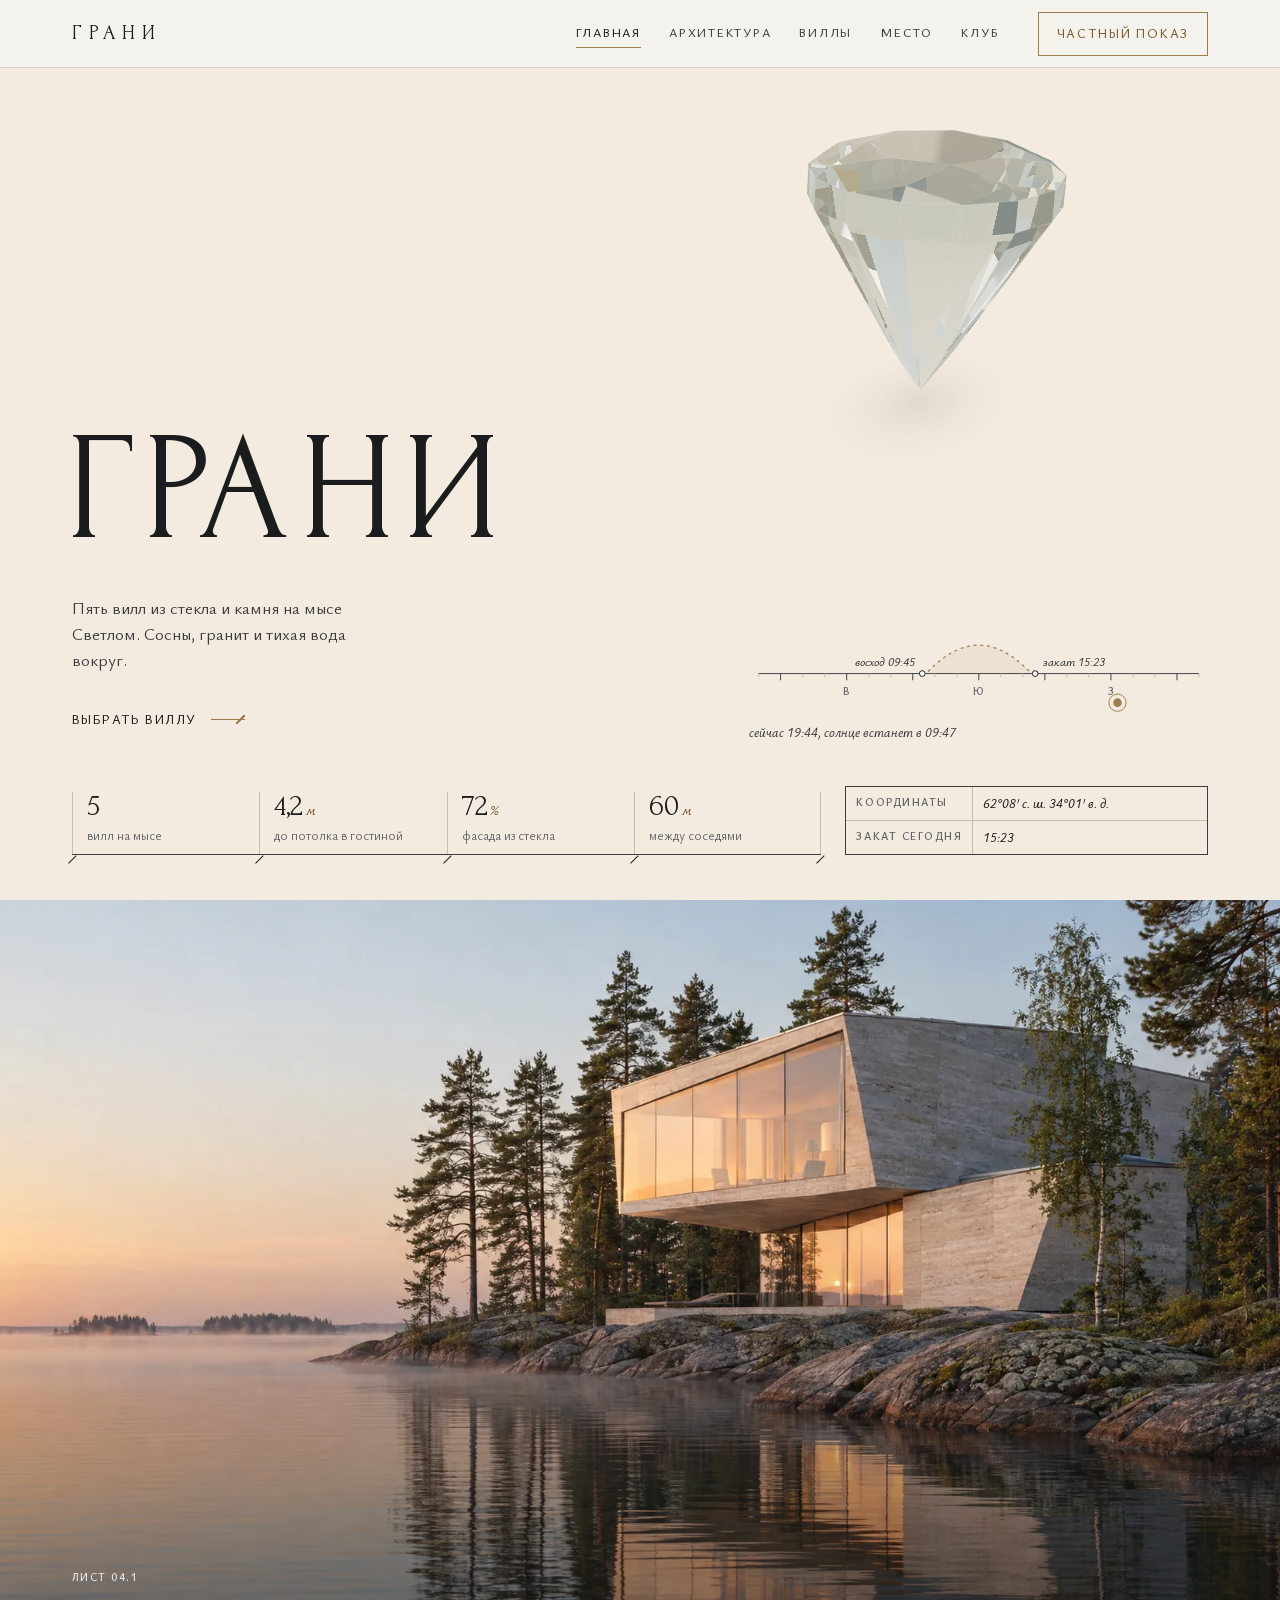
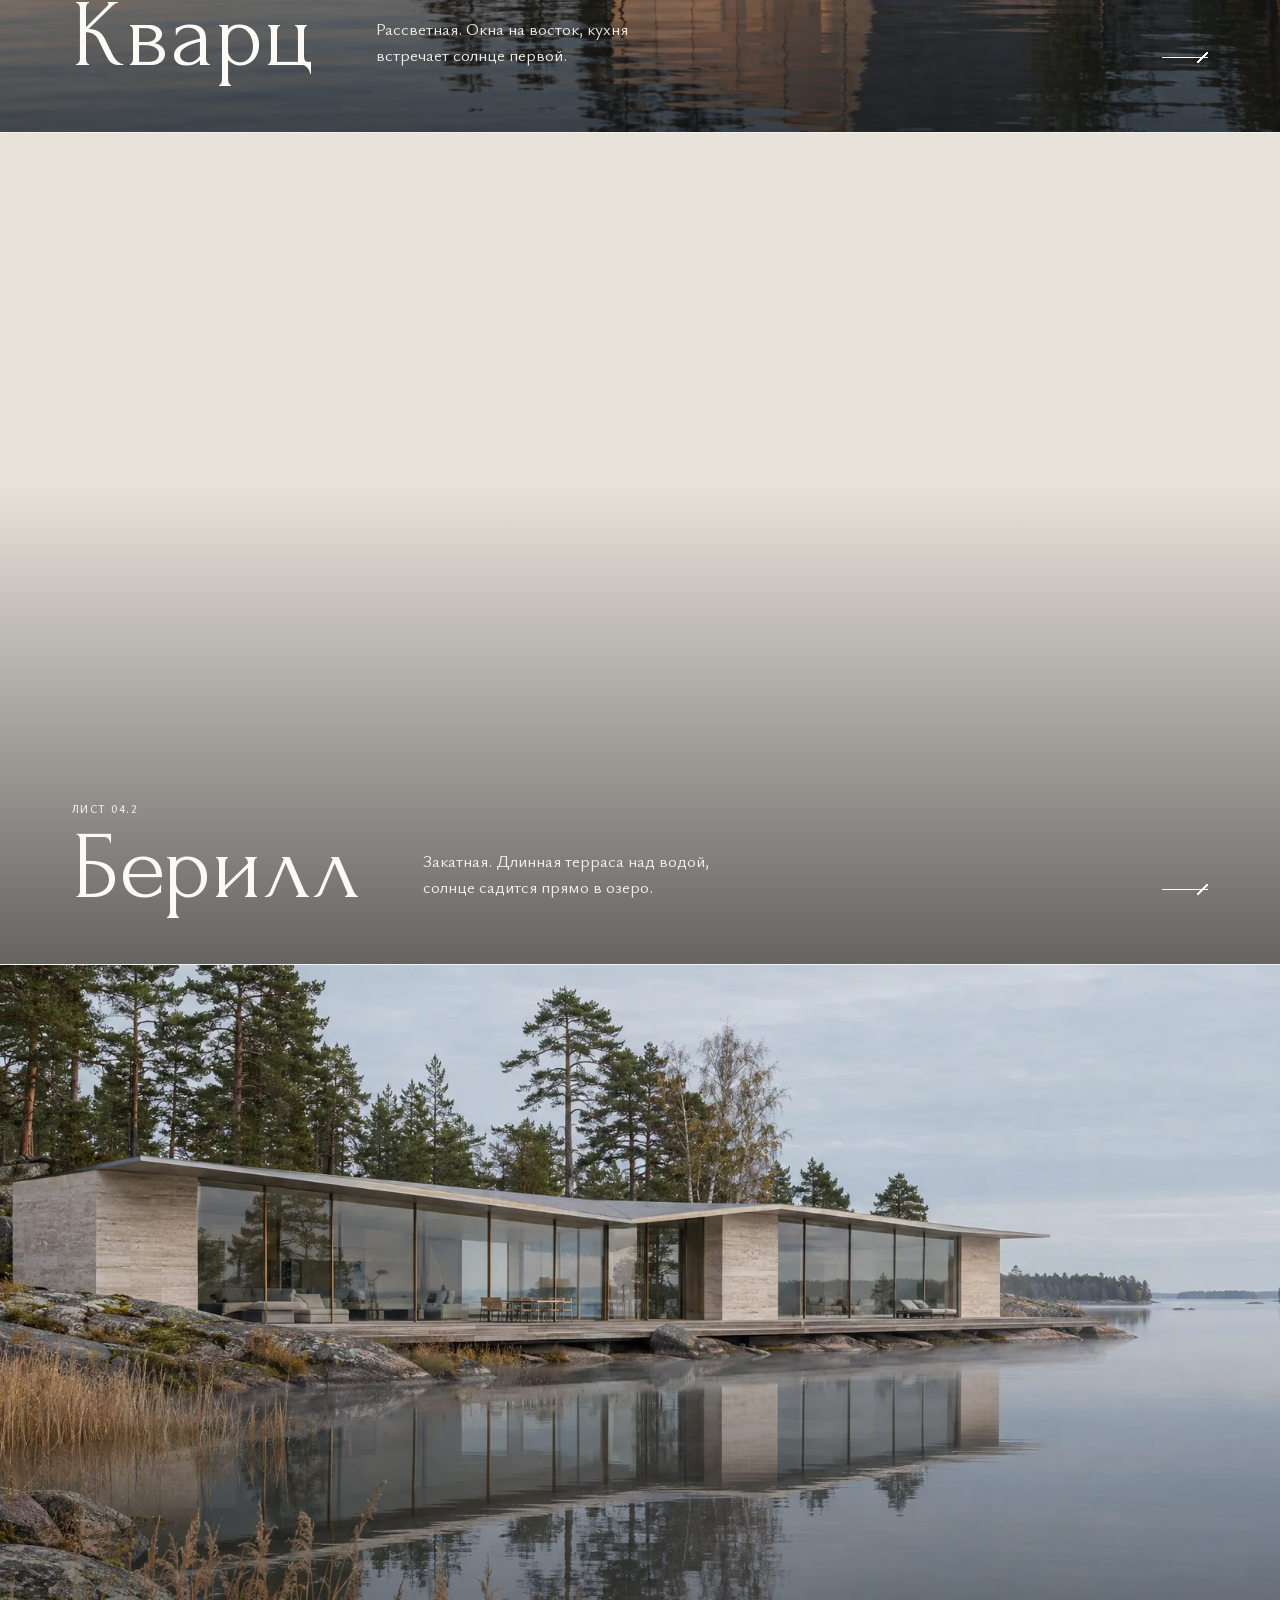
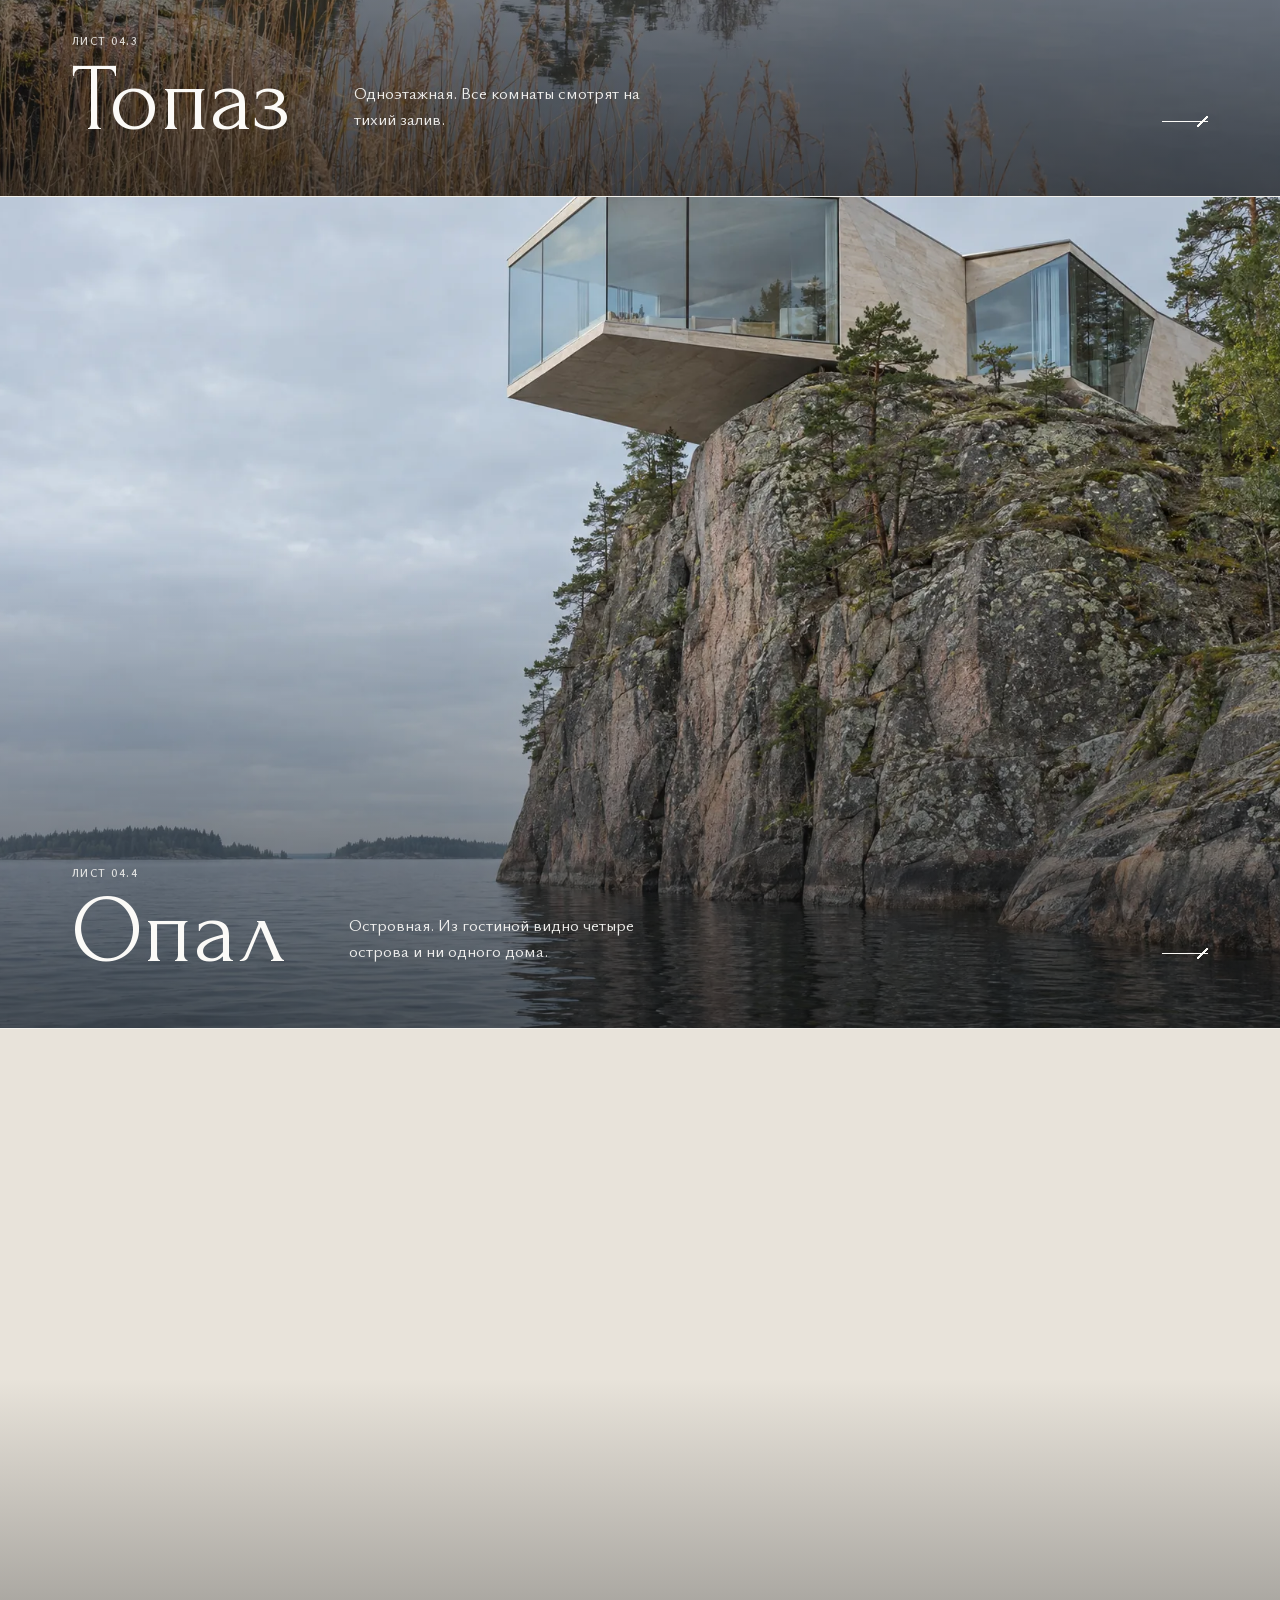
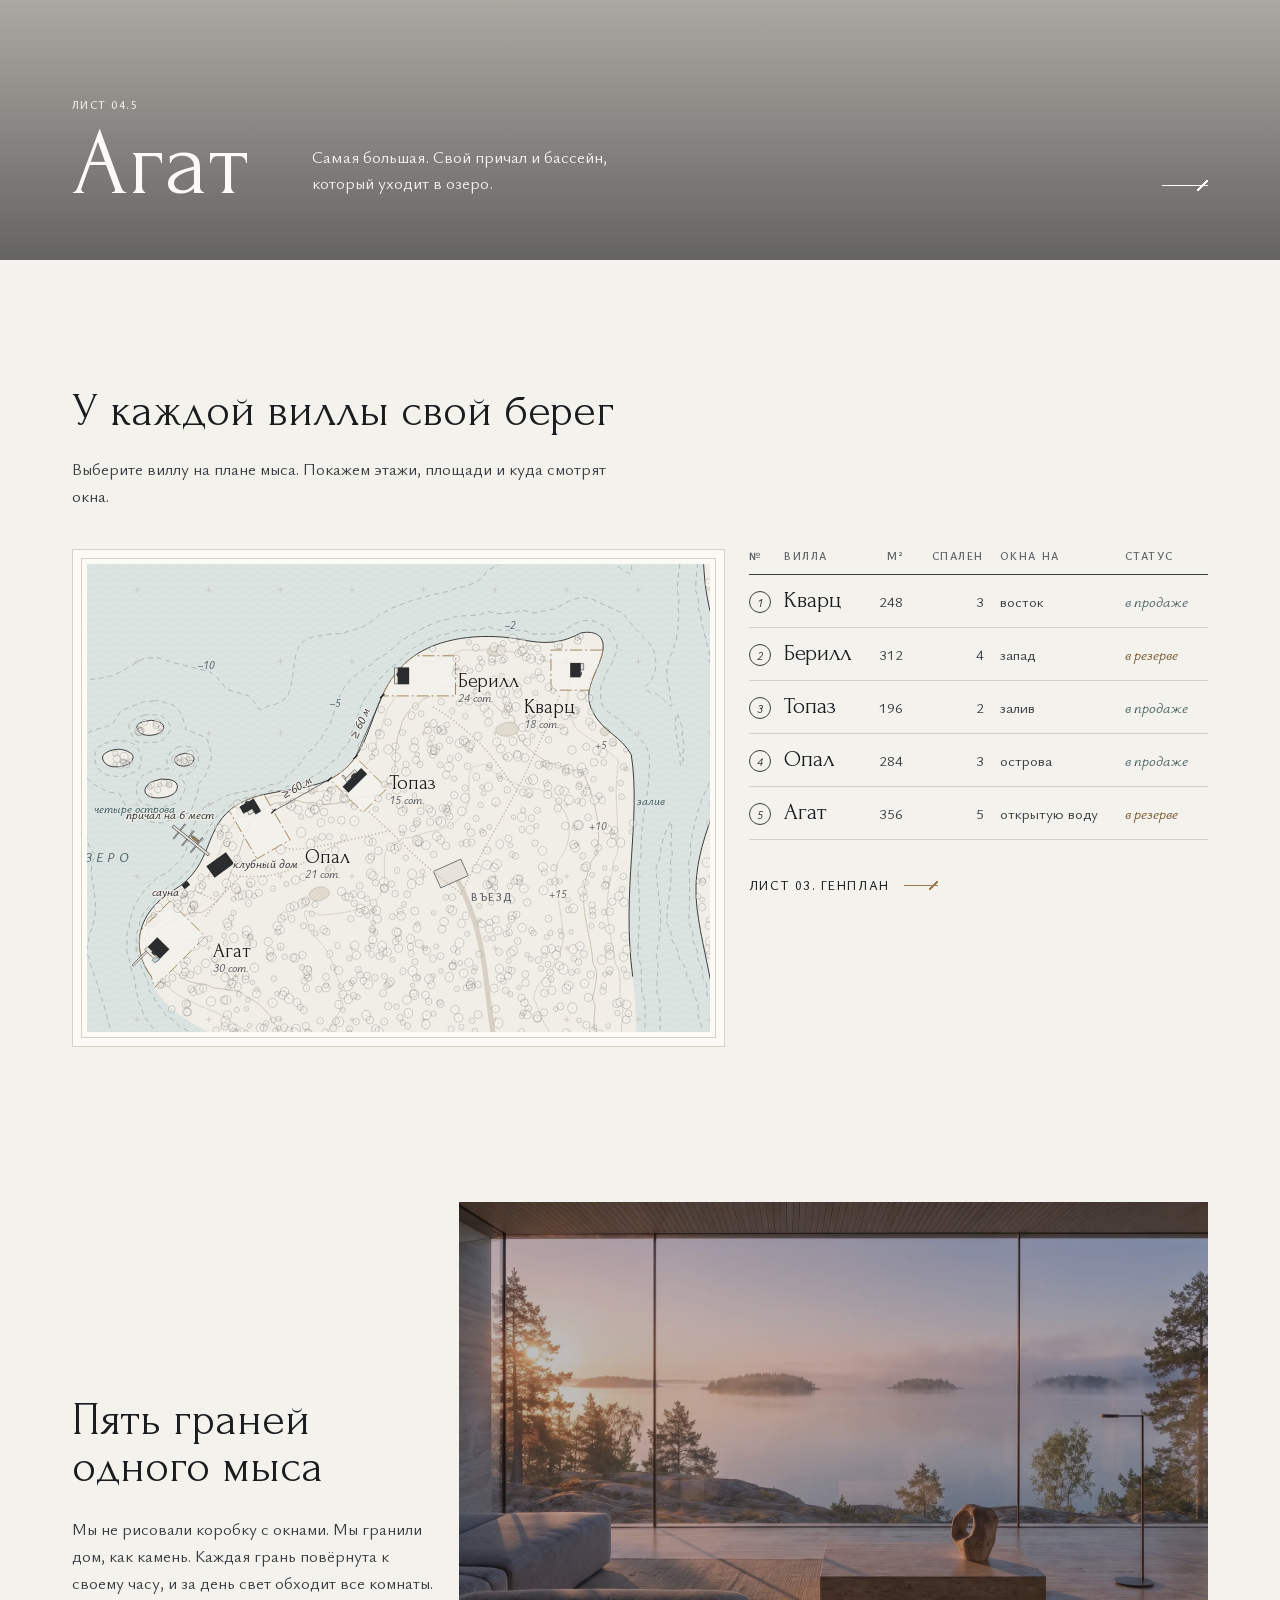
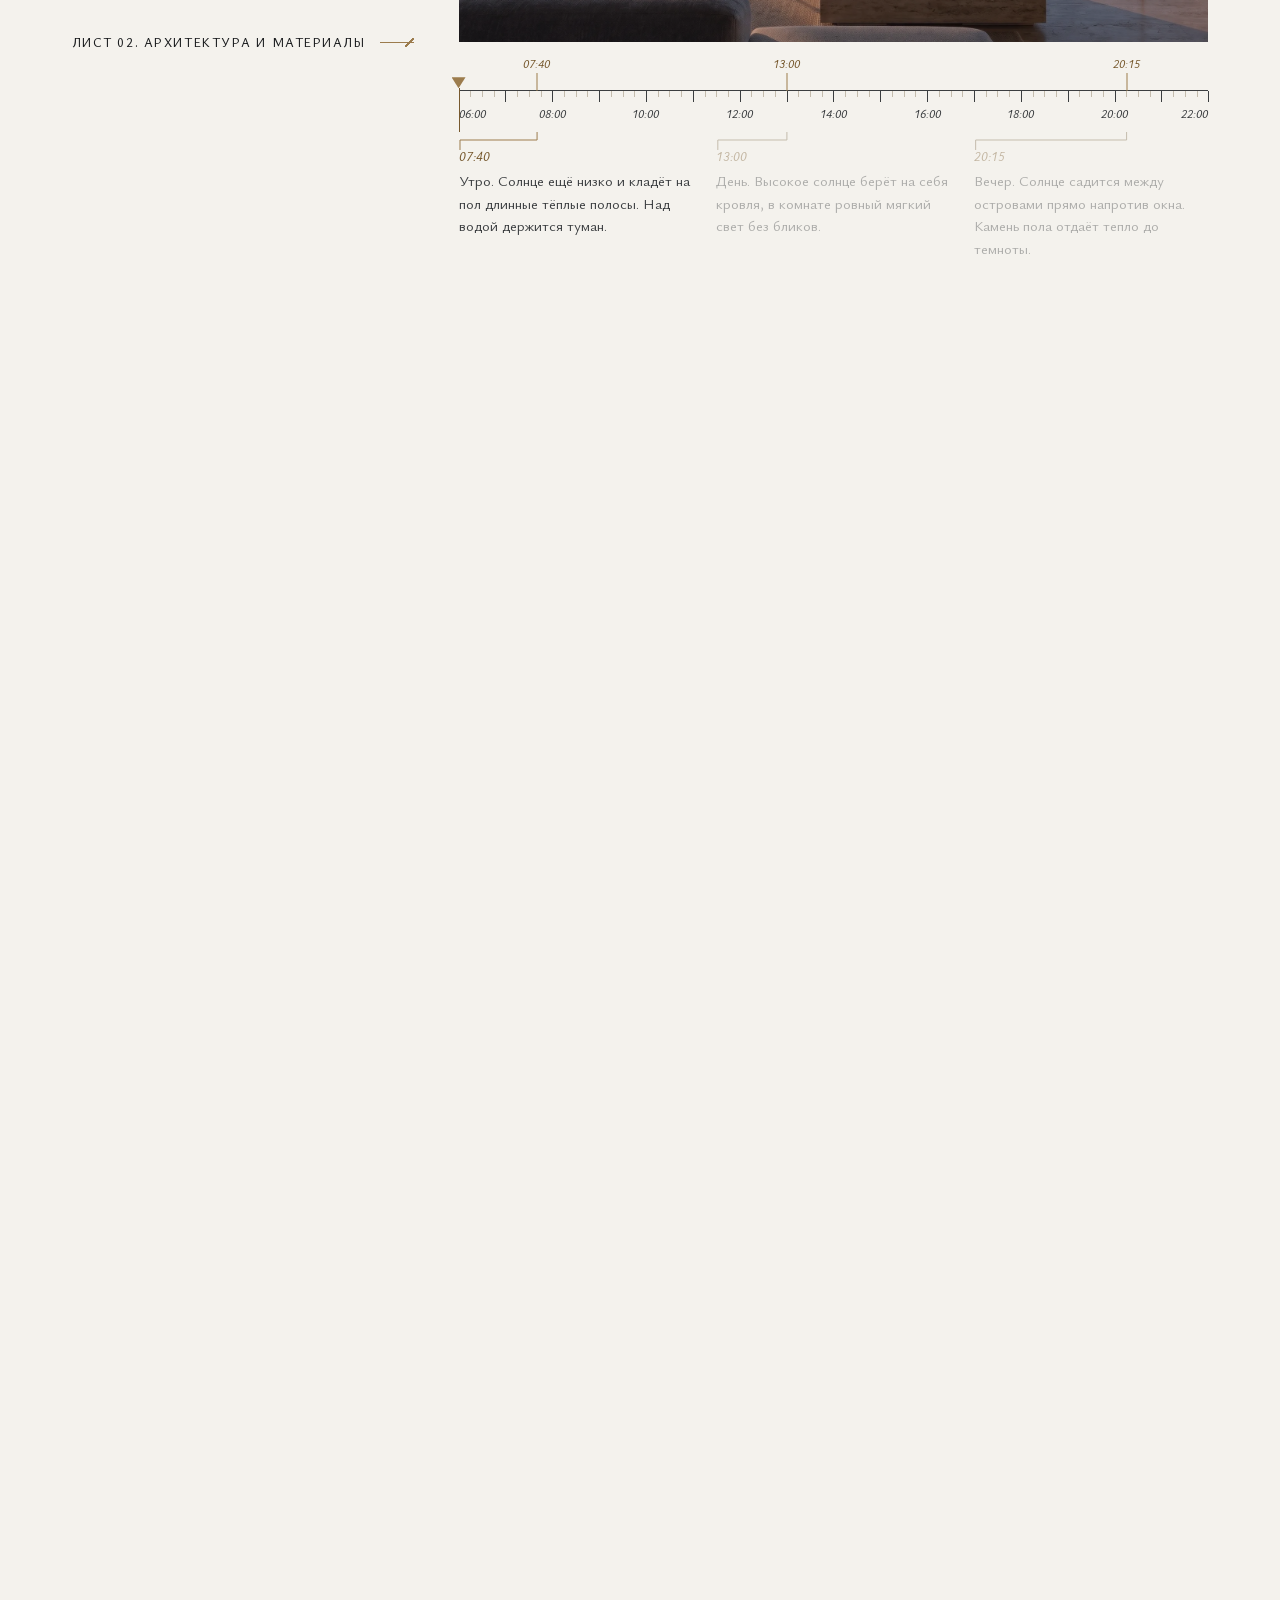
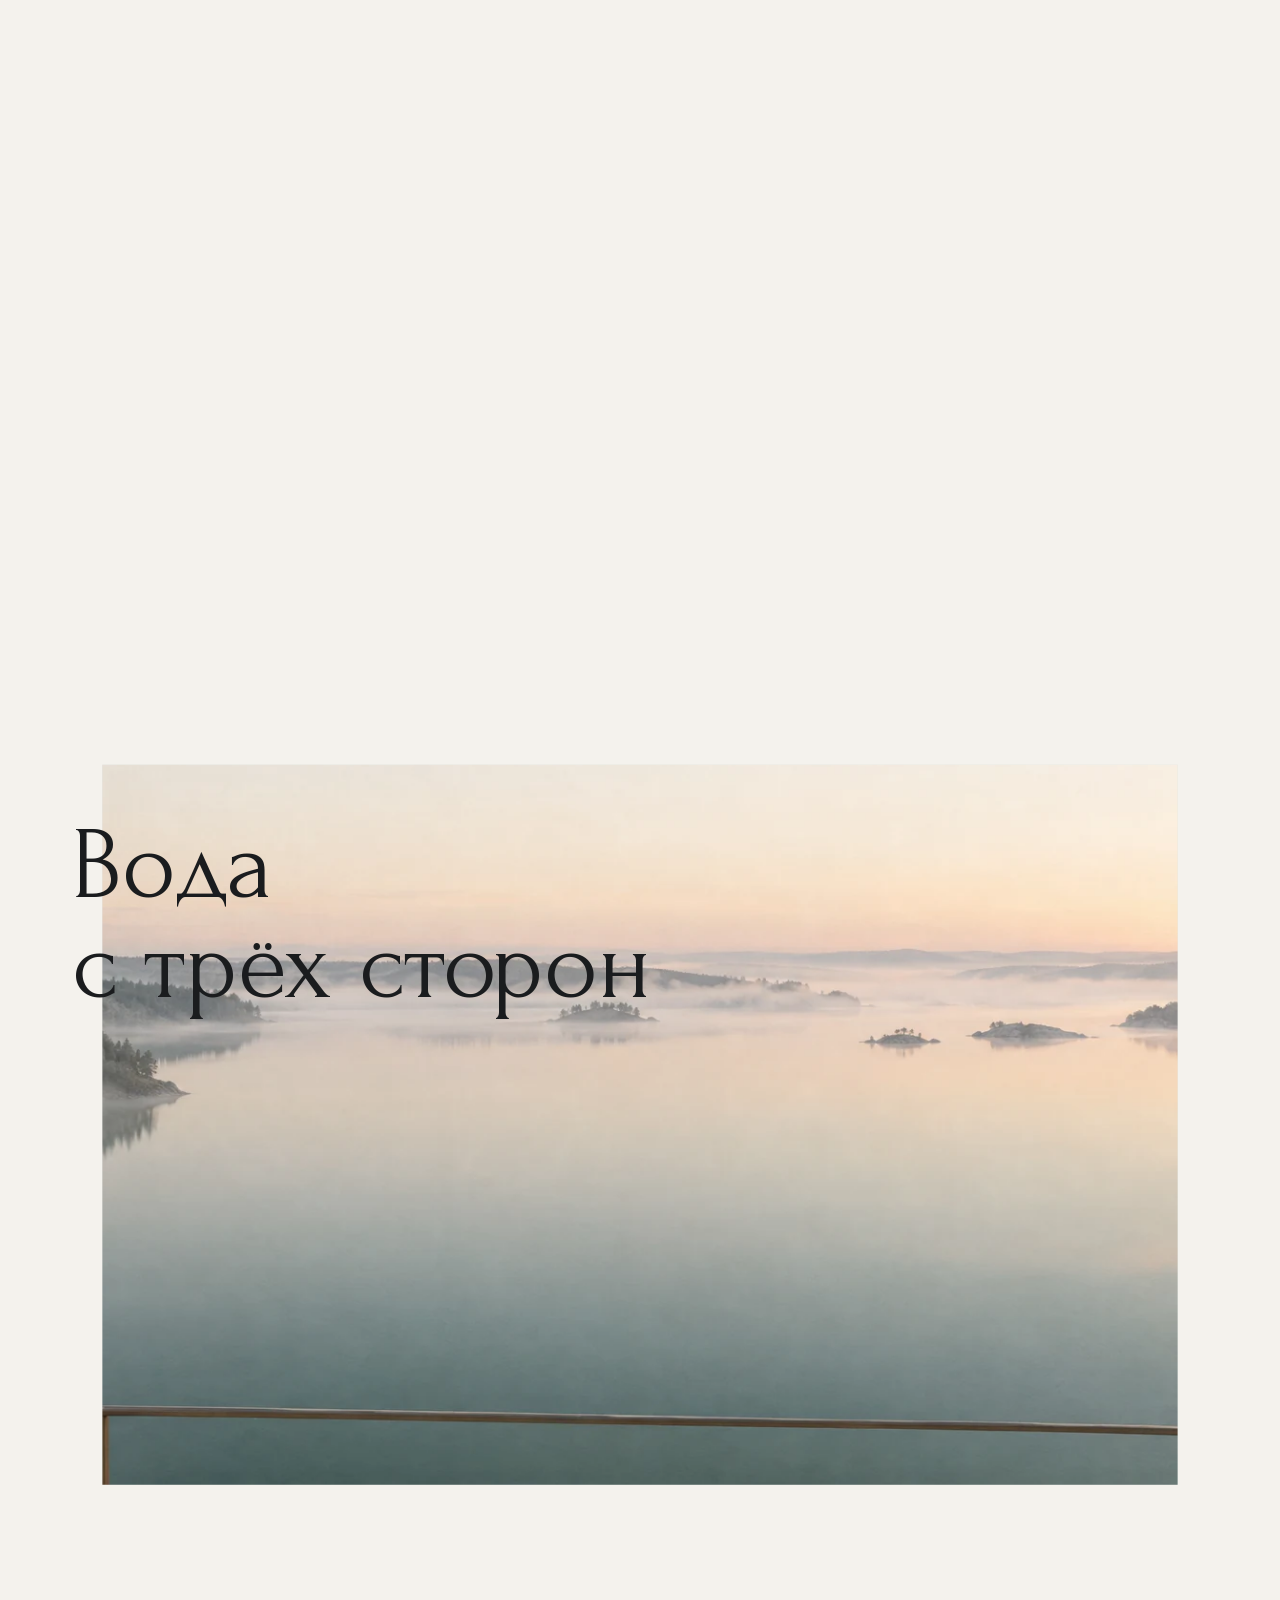
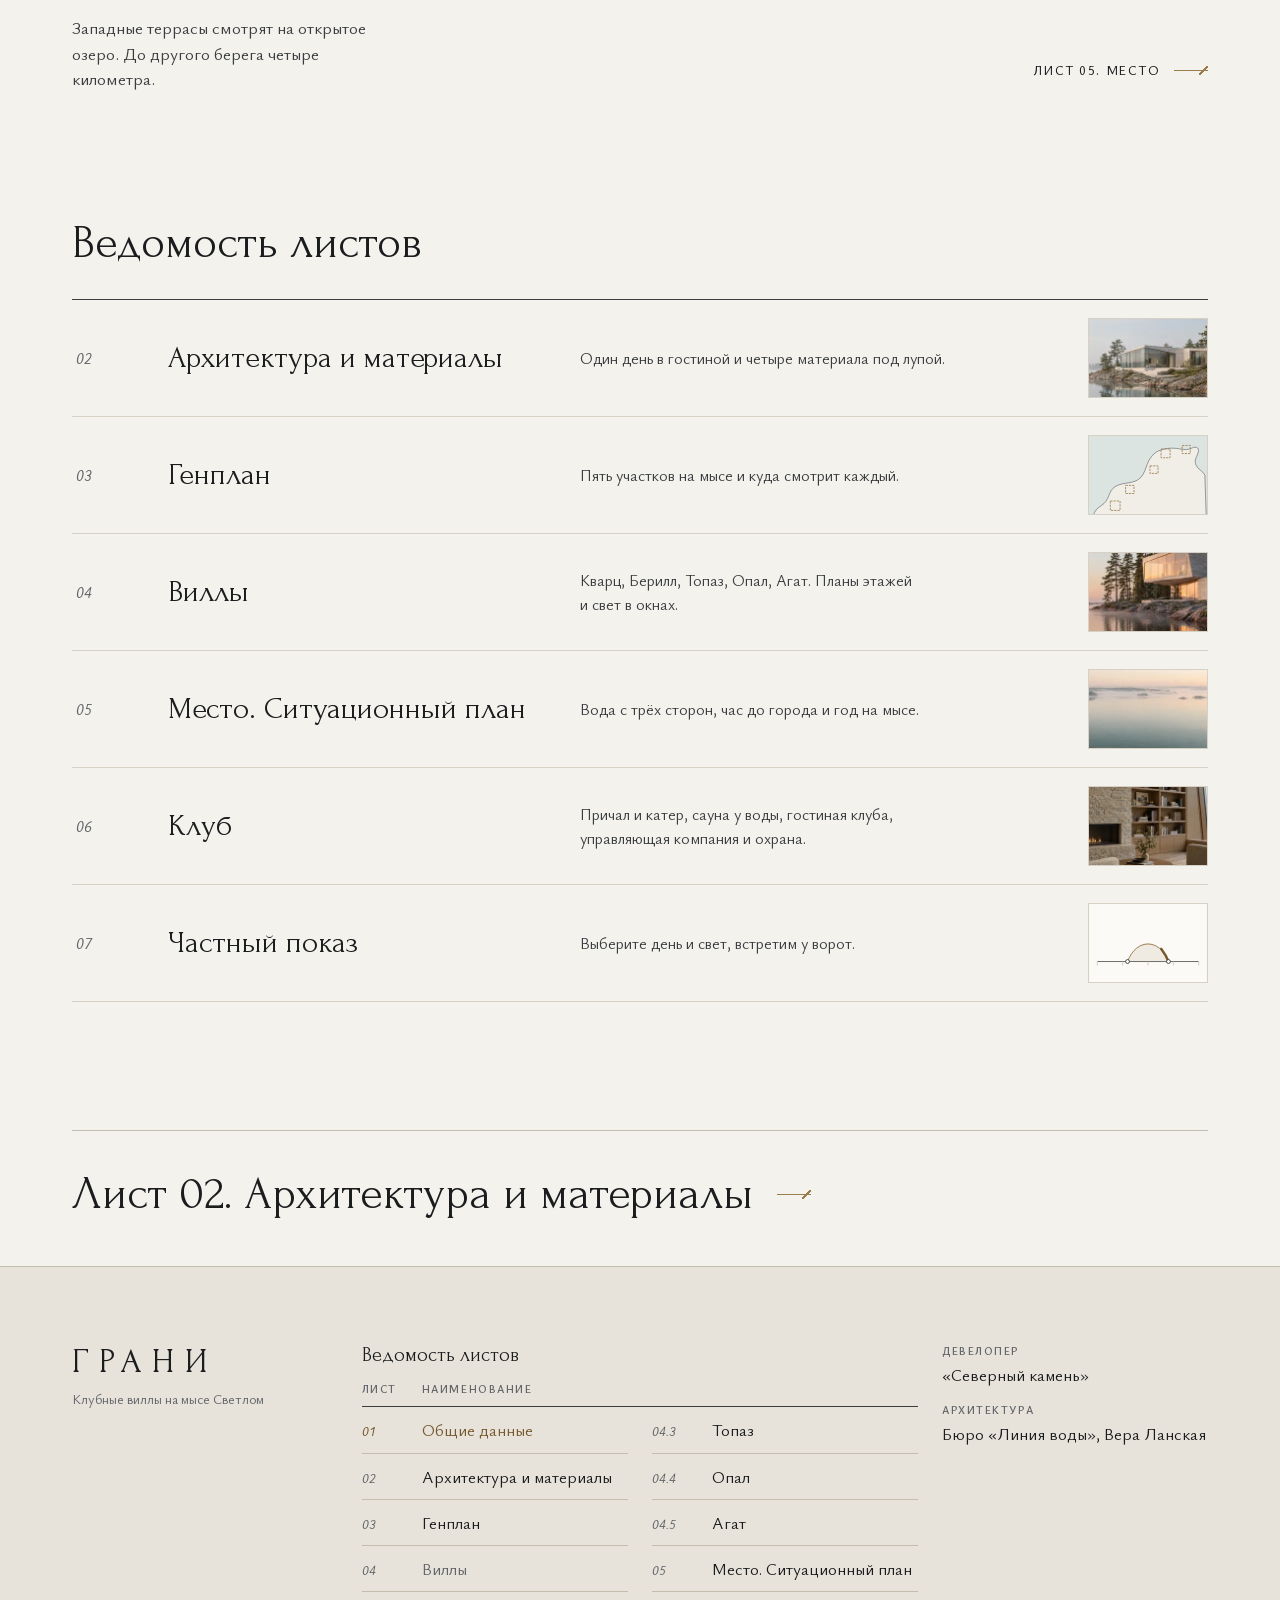
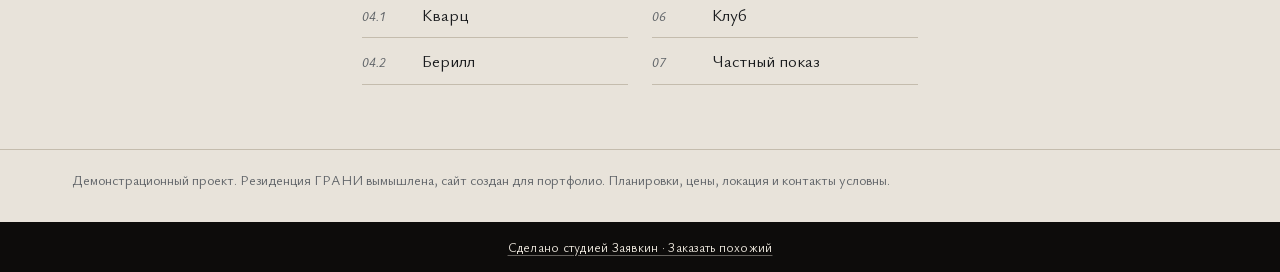
<file: index.html>
<!doctype html>
<html lang="ru">
<head>
<meta charset="utf-8">
<meta name="robots" content="noindex">
<meta name="viewport" content="width=device-width, initial-scale=1">
<title>ГРАНИ · клубные виллы у воды</title>
<meta name="description" content="ГРАНИ. Пять вилл из стекла и камня на мысе Светлом. Демо-проект для портфолио.">
<meta name="theme-color" content="#F4F2ED">
<link rel="icon" href="data:image/svg+xml,%3Csvg xmlns='http://www.w3.org/2000/svg' viewBox='0 0 32 32'%3E%3Crect width='32' height='32' fill='%23F4F2ED'/%3E%3Cpath d='M16 4 27 12 23 27H9L5 12z' fill='none' stroke='%239C7C4D' stroke-width='1.6'/%3E%3Cpath d='M5 12h22M16 4 12 12l4 15 4-15z' fill='none' stroke='%239C7C4D' stroke-width='1'/%3E%3C/svg%3E">
<link rel="preload" href="assets/fonts/forum-cyr.woff2" as="font" type="font/woff2" crossorigin>
<link rel="preload" href="assets/fonts/ysabeau-cyr.woff2" as="font" type="font/woff2" crossorigin>
<link rel="stylesheet" href="assets/css/base.css">
<link rel="stylesheet" href="assets/css/pages/villy-genplan.css">
<link rel="stylesheet" href="assets/css/pages/glavnaya.css">
<link rel="stylesheet" href="assets/css/pages/svet.css">
<script src="assets/js/head.js"></script>
<script type="importmap">{"imports":{"three":"./assets/js/three.module.min.js"}}</script>
</head>
<body data-page="glavnaya">

<div class="veil" aria-hidden="true"><div class="veil__word"><span>Г</span><span>Р</span><span>А</span><span>Н</span><span>И</span></div><div class="veil__bar"><i></i></div></div>

<canvas id="gem" class="gem" aria-hidden="true"></canvas>
<header class="hdr">
  <a class="hdr__logo" href="index.html" aria-label="ГРАНИ, на главную">ГРАНИ</a>
  <nav class="hdr__nav" aria-label="Разделы">
    <a href="index.html" aria-current="page">Главная<i class="hdr__mark" aria-hidden="true"></i></a>
    <a href="arhitektura.html">Архитектура</a>
    <a href="villy.html">Виллы</a>
    <a href="mesto.html">Место</a>
    <a href="klub.html">Клуб</a>
  </nav>
  <a class="btn btn--line hdr__cta" href="pokaz.html">Частный показ</a>
  <button class="hdr__burger" id="burger" type="button" aria-label="Открыть меню" aria-expanded="false" aria-controls="curtain"><i></i><i></i></button>
</header>

<div class="curtain" id="curtain" hidden>
  <nav aria-label="Листы альбома">
    <ol class="curtain__list">
      <li><a href="index.html" aria-current="page"><i>01</i>Главная</a></li>
      <li><a href="arhitektura.html"><i>02</i>Архитектура</a></li>
      <li><a href="villy.html"><i>03</i>Виллы</a>
        <div class="curtain__villas"><a href="villa.html?v=kvarc"><i>04.1</i>Кварц</a><a href="villa.html?v=berill"><i>04.2</i>Берилл</a><a href="villa.html?v=topaz"><i>04.3</i>Топаз</a><a href="villa.html?v=opal"><i>04.4</i>Опал</a><a href="villa.html?v=agat"><i>04.5</i>Агат</a></div>
      </li>
      <li><a href="mesto.html"><i>05</i>Место</a></li>
      <li><a href="klub.html"><i>06</i>Клуб</a></li>
      <li><a href="pokaz.html"><i>07</i>Частный показ</a></li>
    </ol>
  </nav>
  <p class="curtain__foot cap">Мыс Светлый · показы по записи</p>
</div>

<main id="top">
<!-- Экран 1. Живой первый экран (DIZAJN 3.1): «ГРАНИ», кристалл, дуга солнца на сегодня -->
<section class="hero" id="hero">
  <div class="wrap grid hero__grid">
    <div class="hero__text">
      <h1 class="brand hero__title"><span class="lm"><span>ГРАНИ</span></span></h1>
      <p class="lead hero__lead">Пять вилл из стекла и камня на мысе Светлом. Сосны, гранит и&nbsp;тихая вода вокруг.</p>
      <a class="tick-link hero__cta" href="villy.html">Выбрать виллу</a>
    </div>
    <!-- дуга солнца над мысом сегодня: по горизонтали азимут, точка солнца сейчас, раз в минуту -->
    <figure class="sunarc" id="sunArc">
      <svg class="sunarc__svg" id="sunArcSvg" viewBox="0 0 480 150" role="img" aria-labelledby="sunArcNow"></svg>
      <figcaption class="sunarc__now" id="sunArcNow">&nbsp;</figcaption>
    </figure>
  </div>
  <div class="wrap grid hero__foot">
    <dl class="chain hero__chain">
      <div><dt>вилл на мысе</dt><dd>5</dd></div>
      <div><dt>до потолка в гостиной</dt><dd>4,2<i>м</i></dd></div>
      <div><dt>фасада из стекла</dt><dd>72<i>%</i></dd></div>
      <div><dt>между соседями</dt><dd>60<i>м</i></dd></div>
    </dl>
    <dl class="stamp"><div><dt>Координаты</dt><dd>62°08′ с.&nbsp;ш. 34°01′ в.&nbsp;д.</dd></div><div><dt>Закат сегодня</dt><dd id="stampSet">&nbsp;</dd></div></dl>
  </div>
</section>

<!-- Экран 2. Пять вилл подряд, каждая во весь экран: фото снаружи с лёгким параллаксом, имя и
     строка характера из villas.js, весь блок ведёт на лист виллы. Блоки строит pages/glavnaya.js -->
<section class="vblks" id="villy5" aria-label="Пять вилл"></section>

<!-- Экран 3. Генплан в лёгком режиме и экспликация вилл -->
<section class="sec wrap" id="genplan">
  <div class="sec__head">
    <h2 class="d2">У&nbsp;каждой виллы свой берег</h2>
    <p class="txt">Выберите виллу на плане мыса. Покажем этажи, площади и&nbsp;куда смотрят окна.</p>
  </div>
  <div class="grid gpl">
    <div class="gpl__map sheet"><svg id="gplSvg" aria-label="Генплан мыса Светлого"></svg></div>
    <div class="gpl__tbl">
      <table class="expl" id="expl">
        <thead><tr><th scope="col">№</th><th scope="col">Вилла</th><th scope="col" class="r">м²</th><th scope="col" class="r">Спален</th><th scope="col">Окна на</th><th scope="col">Статус</th></tr></thead>
        <tbody></tbody>
      </table>
      <a class="tick-link gpl__link" href="villy.html">Лист 03. Генплан</a>
    </div>
  </div>
</section>

<!-- Экран 4. «Пять граней одного мыса», свет по часам: одна гостиная в трёх светах, час идёт по прокрутке (на телефоне шкалу тянут пальцем) -->
<section class="light" id="svet">
  <div class="light__pin">
    <div class="wrap grid light__grid">
      <div class="light__head">
        <h2 class="d2">Пять граней одного мыса</h2>
        <p class="txt">Мы не рисовали коробку с окнами. Мы гранили дом, как камень. Каждая грань повёрнута к своему часу, и за день свет обходит все комнаты.</p>
        <a class="tick-link light__link" href="arhitektura.html">Лист 02. Архитектура и материалы</a>
      </div>
      <div class="light__stage">
        <div class="light__frame" id="lFrame">
          <picture><source media="(max-width: 760px)" srcset="assets/img/arhitektura/time-utro-m.webp" width="880" height="1100"><img src="assets/img/arhitektura/time-utro.webp" width="1920" height="1270" alt="Гостиная со стеклом во всю стену, за окном озеро и острова" loading="lazy" decoding="async"></picture>
          <picture><source media="(max-width: 760px)" srcset="assets/img/arhitektura/time-den-m.webp" width="880" height="1100"><img id="lDen" src="assets/img/arhitektura/time-den.webp" width="1920" height="1270" alt="" loading="lazy" decoding="async"></picture>
          <picture><source media="(max-width: 760px)" srcset="assets/img/arhitektura/time-vecher-m.webp" width="880" height="1100"><img id="lVecher" src="assets/img/arhitektura/time-vecher.webp" width="1920" height="1270" alt="" loading="lazy" decoding="async"></picture>
        </div>
        <div class="tl__scale light__scale" id="lScale">
          <div class="tl__ticks" id="lTicks" aria-hidden="true"></div>
          <div class="tl__thumb" id="lThumb" aria-label="Время суток" aria-valuemin="360" aria-valuemax="1320" aria-valuenow="460" aria-valuetext="07:40, утро"><i></i></div>
        </div>
        <svg class="light__leads" id="lLeads" aria-hidden="true"></svg>
        <ol class="light__hours" id="lHours" aria-label="Свет в течение дня">
          <li class="is-on"><b>07:40</b><span>Утро. Солнце ещё низко и&nbsp;кладёт на пол длинные тёплые полосы. Над водой держится туман.</span></li>
          <li><b>13:00</b><span>День. Высокое солнце берёт на себя кровля, в&nbsp;комнате ровный мягкий свет без бликов.</span></li>
          <li><b>20:15</b><span>Вечер. Солнце садится между островами прямо напротив окна. Камень пола отдаёт тепло до темноты.</span></li>
        </ol>
      </div>
    </div>
  </div>
</section>

<!-- Экран 5. Вода с трёх сторон: видео тумана из v1 со сценой открытия -->
<section class="view" id="voda">
  <div class="view__stage">
    <div class="view__media" id="viewMedia">
      <video id="mist" muted playsinline loop preload="none" data-poster="assets/img/view.webp" data-poster-m="assets/img/view-m.webp" data-src="assets/video/mist.mp4" data-src-m="assets/video/mist-m.mp4" aria-hidden="true"></video>
    </div>
    <div class="view__text wrap">
      <h2 class="view__title"><span class="lm"><span>Вода</span></span><span class="lm"><span>с&nbsp;трёх сторон</span></span></h2>
    </div>
  </div>
  <div class="wrap view__foot">
    <p class="lead">Западные террасы смотрят на открытое озеро. До другого берега четыре километра.</p>
    <a class="tick-link" href="mesto.html">Лист 05. Место</a>
  </div>
</section>

<!-- Экран 6. Ведомость листов крупно: строка и миниатюра ключевой картинки листа -->
<section class="sec wrap" id="listy">
  <h2 class="d2 listy__h">Ведомость листов</h2>
  <ol class="ledger">
    <li><a href="arhitektura.html"><i>02</i><span class="ledger__name">Архитектура и материалы</span><span class="ledger__line">Один день в гостиной и&nbsp;четыре материала под лупой.</span><img class="ledger__img" src="assets/img/glavnaya/list-02.webp" width="240" height="160" alt="" loading="lazy" decoding="async"></a></li>
    <li><a href="villy.html"><i>03</i><span class="ledger__name">Генплан</span><span class="ledger__line">Пять участков на мысе и&nbsp;куда смотрит каждый.</span>
      <svg class="ledger__img ledger__svg" viewBox="80 90 720 480" aria-hidden="true"><rect x="0" y="0" width="900" height="700" fill="#DCE4E2"/><path d="M800 640H120c-30-40-20-90 30-120 60-36 40-90 90-120 50-30 120-10 160-60 34-42 30-110 90-150 40-26 100-30 150-20 40 8 60 0 80-10 22-4 34 6 30 26-6 30-30 52-14 84 14 28 40 34 54 60L800 640z" fill="#F1EEE7" stroke="#3B3E40" stroke-width="3"/><g fill="none" stroke="#9C7C4D" stroke-width="5" stroke-dasharray="14 6"><rect x="650" y="148" width="50" height="50"/><rect x="520" y="170" width="56" height="54"/><rect x="452" y="274" width="50" height="46"/><rect x="302" y="394" width="52" height="50"/><rect x="208" y="490" width="60" height="58"/></g></svg></a></li>
    <li><a href="villa.html?v=kvarc"><i>04</i><span class="ledger__name">Виллы</span><span class="ledger__line">Кварц, Берилл, Топаз, Опал, Агат. Планы этажей и&nbsp;свет в&nbsp;окнах.</span><img class="ledger__img" src="assets/img/glavnaya/list-04.webp" width="240" height="160" alt="" loading="lazy" decoding="async"></a></li>
    <li><a href="mesto.html"><i>05</i><span class="ledger__name">Место. Ситуационный план</span><span class="ledger__line">Вода с&nbsp;трёх сторон, час до города и&nbsp;год на мысе.</span><img class="ledger__img" src="assets/img/glavnaya/list-05.webp" width="240" height="160" alt="" loading="lazy" decoding="async"></a></li>
    <li><a href="klub.html"><i>06</i><span class="ledger__name">Клуб</span><span class="ledger__line">Причал и&nbsp;катер, сауна у&nbsp;воды, гостиная клуба, управляющая компания и&nbsp;охрана.</span><img class="ledger__img" src="assets/img/glavnaya/list-06.webp" width="240" height="160" alt="" loading="lazy" decoding="async"></a></li>
    <li><a href="pokaz.html"><i>07</i><span class="ledger__name">Частный показ</span><span class="ledger__line">Выберите день и&nbsp;свет, встретим у&nbsp;ворот.</span>
      <svg class="ledger__img ledger__svg" viewBox="0 0 240 160" aria-hidden="true"><rect width="240" height="160" fill="#FBFAF7"/><line x1="16" y1="118" x2="224" y2="118" stroke="#3B3E40" stroke-width="1.5"/><path d="M78 118C96 70 144 70 162 118" fill="rgba(156,124,77,.12)" stroke="#9C7C4D" stroke-width="2"/><path d="M147 92C153 100 158 108 162 118" fill="none" stroke="#77592E" stroke-width="5" stroke-linecap="round"/><g fill="#FBFAF7" stroke="#1A1C1E" stroke-width="1.5"><circle cx="78" cy="118" r="4"/><circle cx="162" cy="118" r="4"/></g><g stroke="#C4BCAD" stroke-width="1.5"><line x1="16" y1="118" x2="16" y2="126"/><line x1="68" y1="118" x2="68" y2="126"/><line x1="120" y1="118" x2="120" y2="126"/><line x1="172" y1="118" x2="172" y2="126"/><line x1="224" y1="118" x2="224" y2="126"/></g></svg></a></li>
  </ol>
</section>

<nav class="next wrap" aria-label="Следующий лист"><a href="arhitektura.html"><span class="d2">Лист 02. Архитектура и материалы</span></a></nav>
</main>

<footer class="foot">
  <div class="wrap grid foot__grid">
    <div class="foot__brand">
      <p class="foot__logo">ГРАНИ</p>
      <p class="cap">Клубные виллы на мысе Светлом</p>
    </div>
    <nav class="foot__vedom" aria-labelledby="vedom-h">
      <h2 class="foot__h" id="vedom-h">Ведомость листов</h2>
      <p class="vedom__head tech" aria-hidden="true"><span>Лист</span><span>Наименование</span></p>
      <ol class="vedom">
        <li><a href="index.html" aria-current="page"><i>01</i>Общие данные</a></li>
        <li><a href="arhitektura.html"><i>02</i>Архитектура и материалы</a></li>
        <li><a href="villy.html"><i>03</i>Генплан</a></li>
        <li class="vedom__grp"><span><i>04</i>Виллы</span></li>
        <li><a href="villa.html?v=kvarc"><i>04.1</i>Кварц</a></li>
        <li><a href="villa.html?v=berill"><i>04.2</i>Берилл</a></li>
        <li><a href="villa.html?v=topaz"><i>04.3</i>Топаз</a></li>
        <li><a href="villa.html?v=opal"><i>04.4</i>Опал</a></li>
        <li><a href="villa.html?v=agat"><i>04.5</i>Агат</a></li>
        <li><a href="mesto.html"><i>05</i>Место. Ситуационный план</a></li>
        <li><a href="klub.html"><i>06</i>Клуб</a></li>
        <li><a href="pokaz.html"><i>07</i>Частный показ</a></li>
      </ol>
    </nav>
    <dl class="foot__who">
      <div><dt>Девелопер</dt><dd>«Северный камень»</dd></div>
      <div><dt>Архитектура</dt><dd>Бюро «Линия воды», Вера Ланская</dd></div>
    </dl>
  </div>
  <p class="wrap foot__demo cap">Демонстрационный проект. Резиденция ГРАНИ вымышлена, сайт создан для портфолио. Планировки, цены, локация и контакты условны.</p>
</footer>

<script src="assets/js/gsap.min.js" defer></script>
<script src="assets/js/ScrollTrigger.min.js" defer></script>
<script src="assets/js/lenis.min.js" defer></script>
<script type="module" src="assets/js/pages/glavnaya.js"></script>
<!-- Плашка студии (слово Саши 29.10). Ведёт на https://zayavkins.ru/sajty (живёт с многостраничником). На github.io до выкладки стоит /#sajty -->
<aside class="zv-plashka" aria-label="Студия Заявкин"><a href="https://zayavkins.ru/sajty">Сделано студией Заявкин · Заказать похожий</a></aside>
<style>.zv-plashka{position:relative;z-index:5;background:#0D0C0B;color:#E9E4DA;text-align:center;padding:16px;font-size:13px;line-height:1.4;letter-spacing:.02em}.zv-plashka a{color:inherit;text-decoration:underline;text-underline-offset:3px;text-decoration-color:rgba(233,228,218,.4);display:inline-block;padding:12px 4px;margin:-12px 0}.zv-plashka a:hover,.zv-plashka a:focus-visible{text-decoration-color:currentColor}</style>
</body>
</html>
</file>
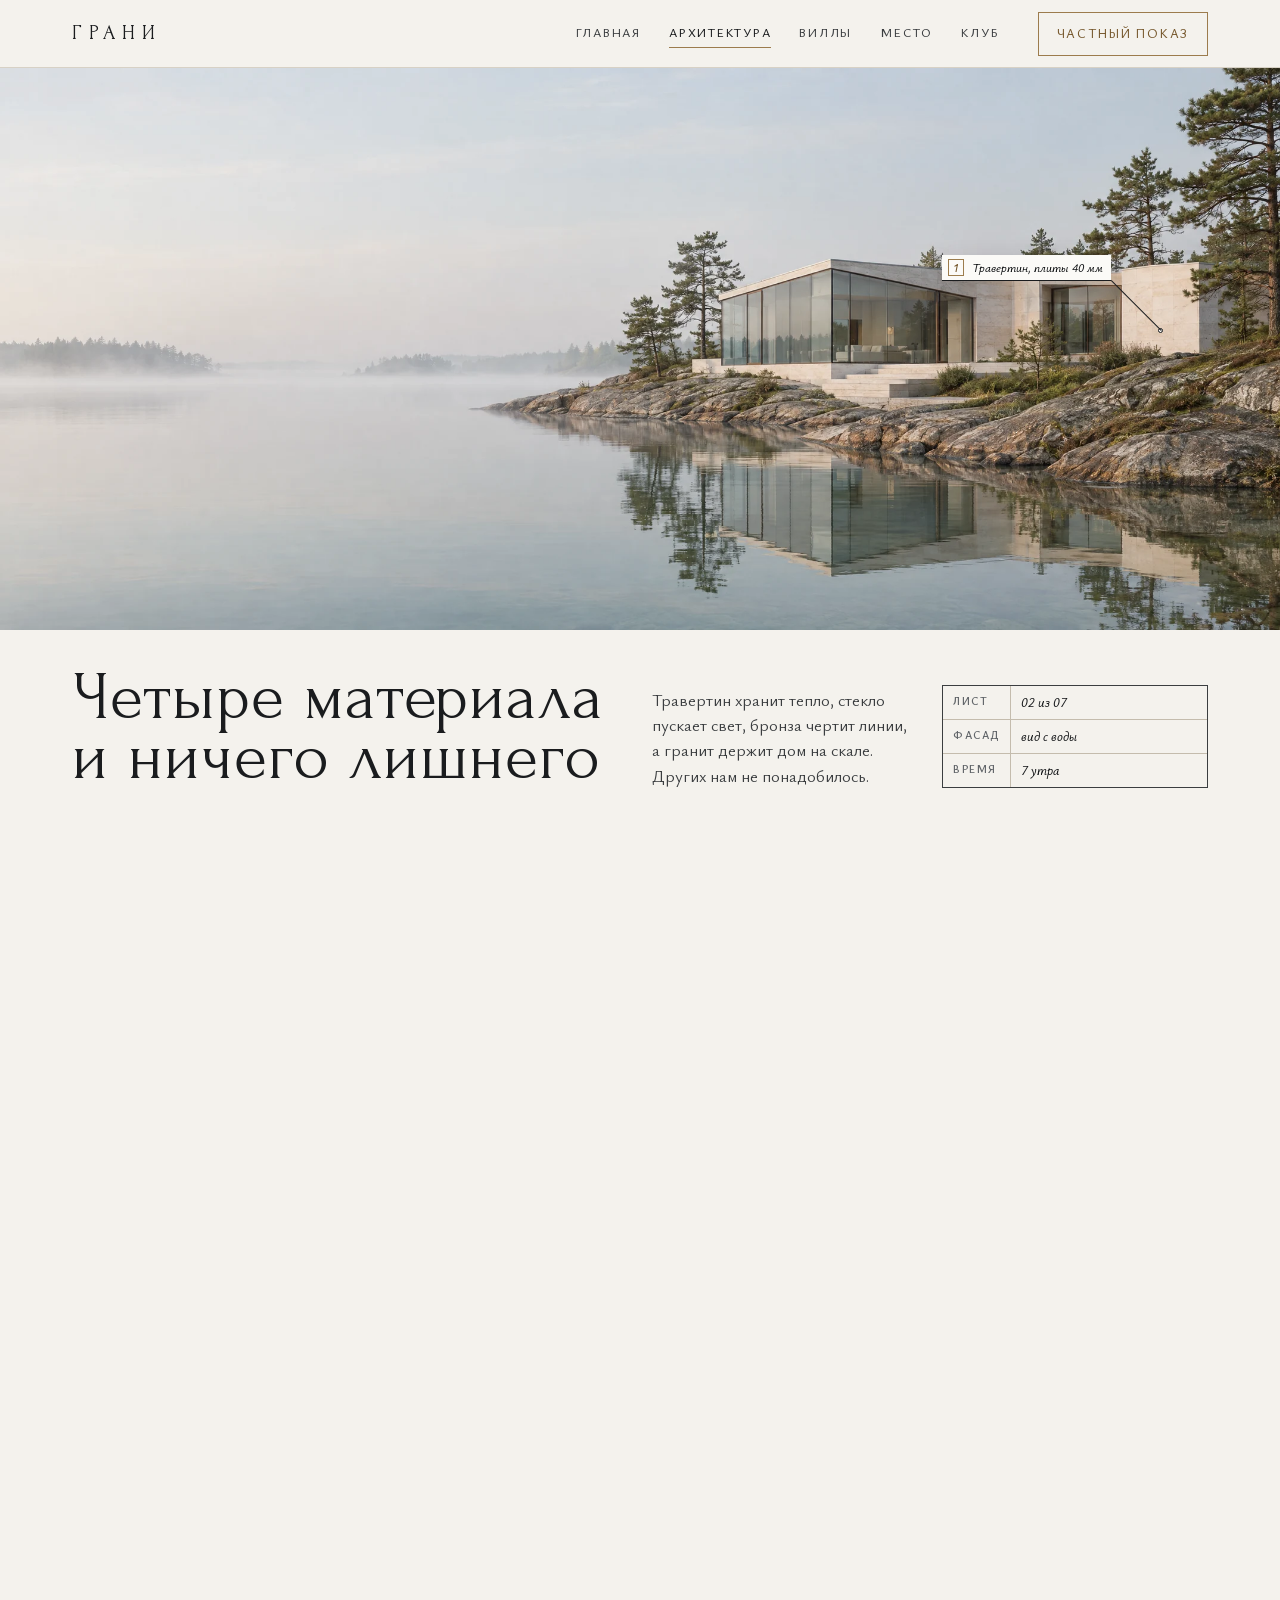
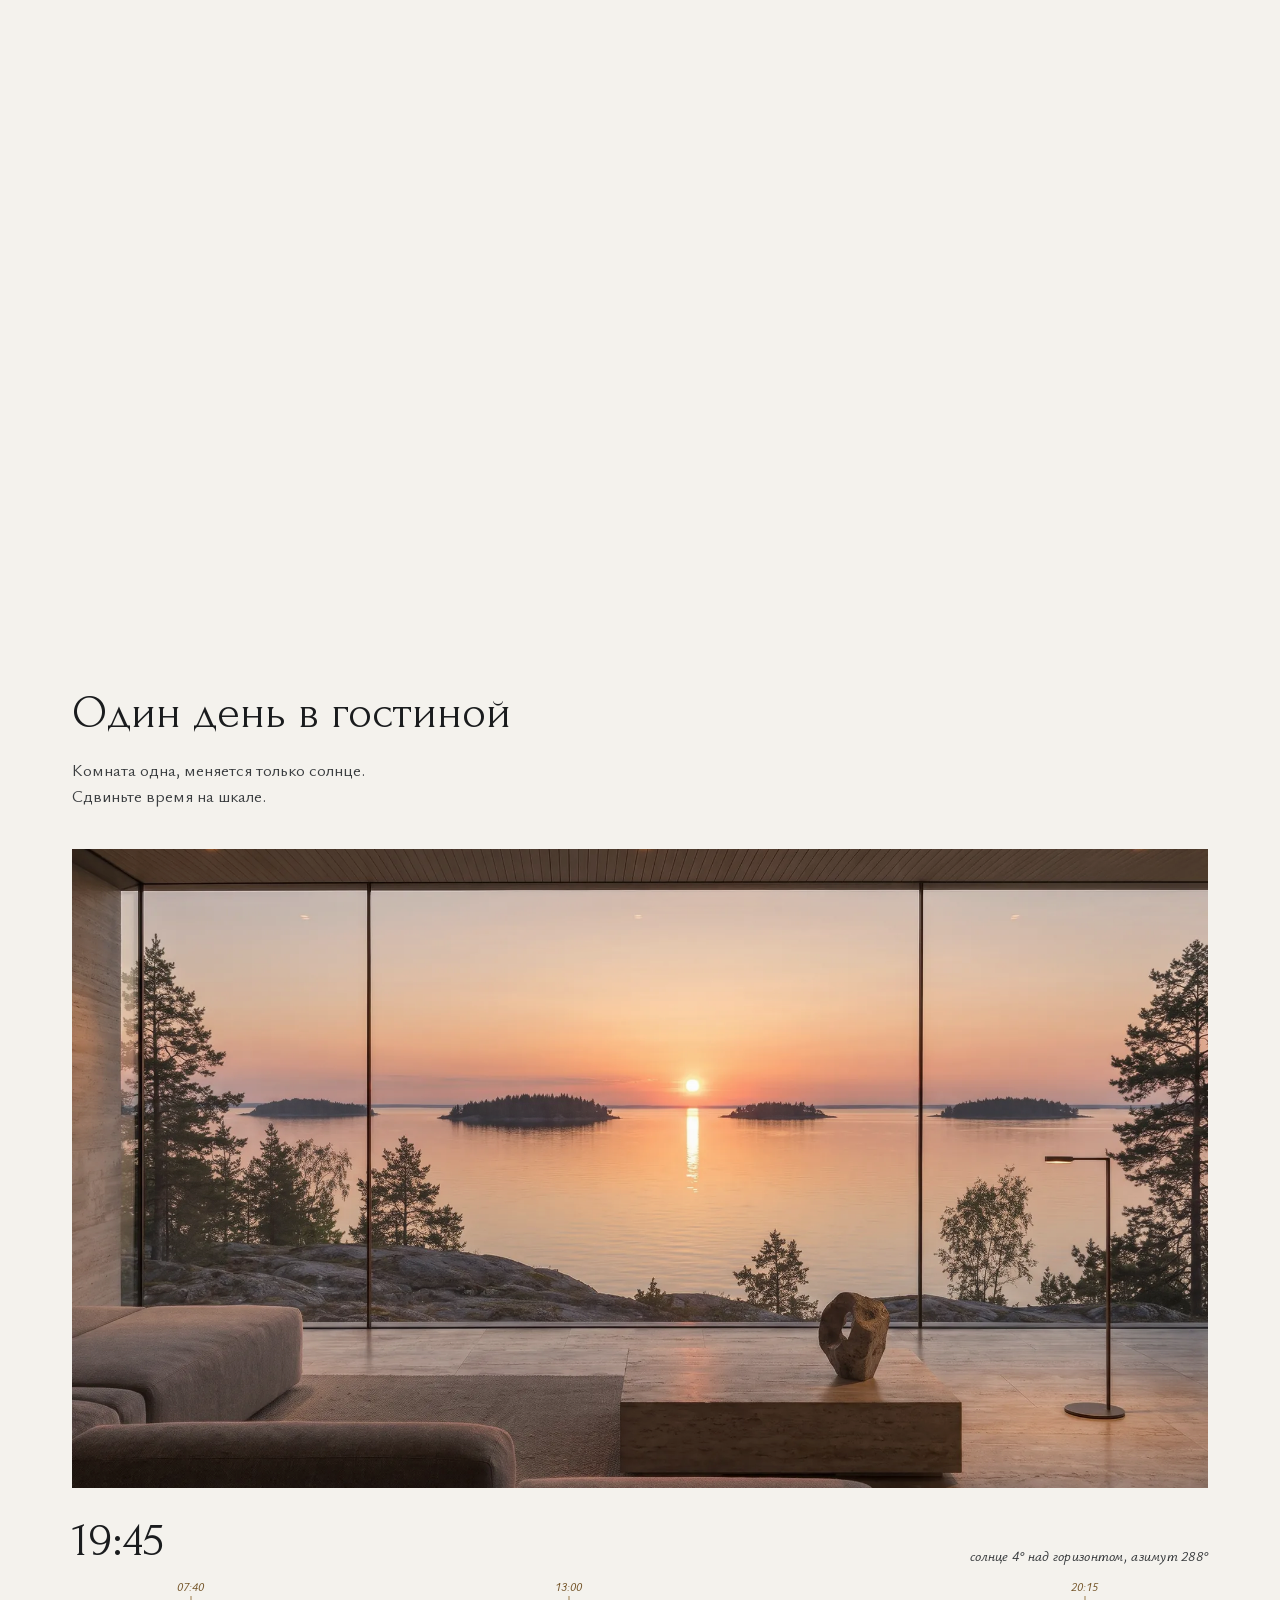
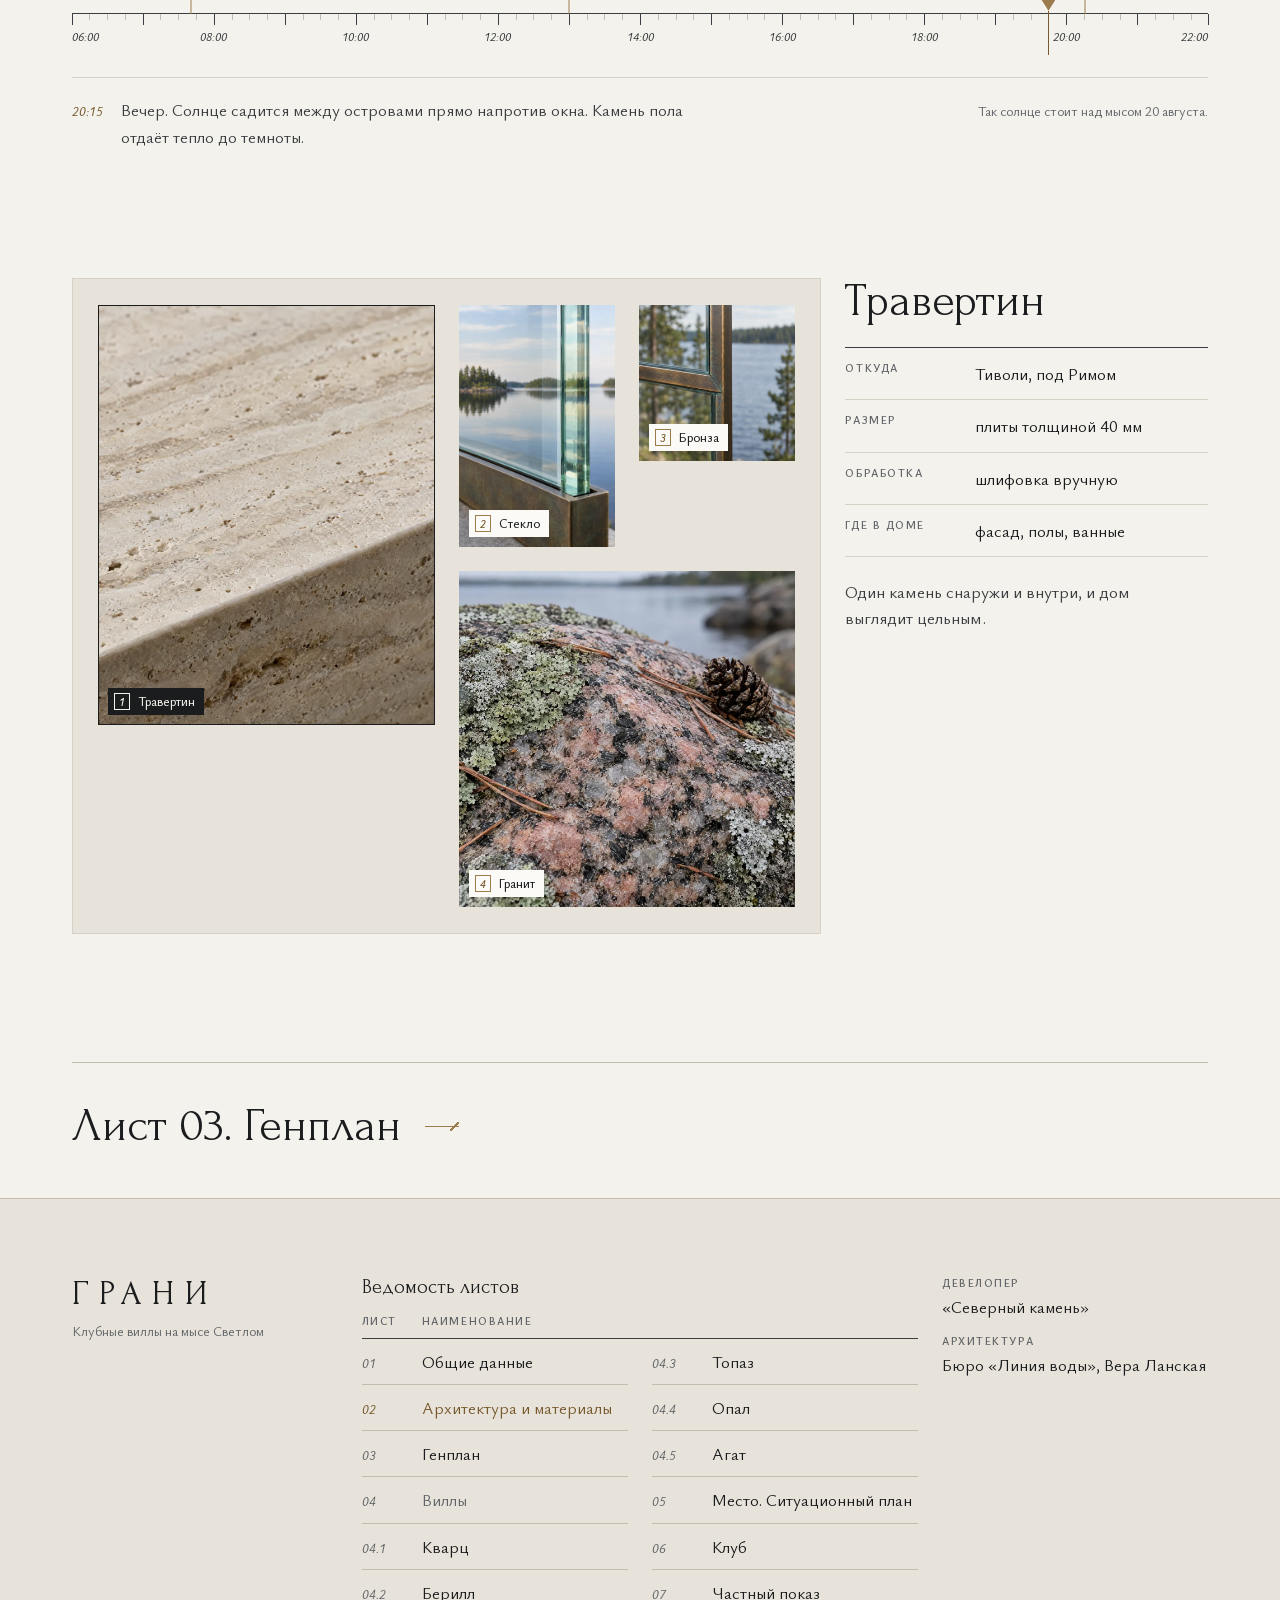
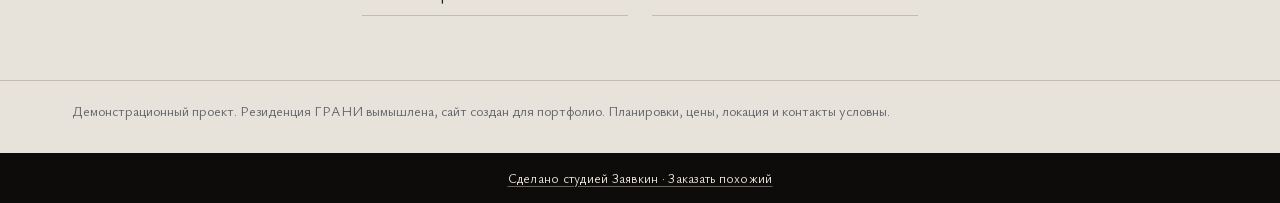
<file: arhitektura.html>
<!doctype html>
<html lang="ru">
<head>
<meta charset="utf-8">
<meta name="robots" content="noindex">
<meta name="viewport" content="width=device-width, initial-scale=1">
<title>Архитектура и материалы · ГРАНИ</title>
<meta name="description" content="ГРАНИ. Пять вилл из стекла и камня на мысе Светлом. Демо-проект для портфолио.">
<meta name="theme-color" content="#F4F2ED">
<link rel="icon" href="data:image/svg+xml,%3Csvg xmlns='http://www.w3.org/2000/svg' viewBox='0 0 32 32'%3E%3Crect width='32' height='32' fill='%23F4F2ED'/%3E%3Cpath d='M16 4 27 12 23 27H9L5 12z' fill='none' stroke='%239C7C4D' stroke-width='1.6'/%3E%3Cpath d='M5 12h22M16 4 12 12l4 15 4-15z' fill='none' stroke='%239C7C4D' stroke-width='1'/%3E%3C/svg%3E">
<link rel="preload" href="assets/fonts/forum-cyr.woff2" as="font" type="font/woff2" crossorigin>
<link rel="preload" href="assets/fonts/ysabeau-cyr.woff2" as="font" type="font/woff2" crossorigin>
<link rel="stylesheet" href="assets/css/base.css">
<link rel="stylesheet" href="assets/css/pages/arhitektura.css">
<link rel="stylesheet" href="assets/css/pages/svet.css">
<script src="assets/js/head.js"></script>
</head>
<body data-page="arhitektura">

<div class="veil" aria-hidden="true"><div class="veil__word"><span>Г</span><span>Р</span><span>А</span><span>Н</span><span>И</span></div><div class="veil__bar"><i></i></div></div>

<header class="hdr">
  <a class="hdr__logo" href="index.html" aria-label="ГРАНИ, на главную">ГРАНИ</a>
  <nav class="hdr__nav" aria-label="Разделы">
    <a href="index.html">Главная</a>
    <a href="arhitektura.html" aria-current="page">Архитектура<i class="hdr__mark" aria-hidden="true"></i></a>
    <a href="villy.html">Виллы</a>
    <a href="mesto.html">Место</a>
    <a href="klub.html">Клуб</a>
  </nav>
  <a class="btn btn--line hdr__cta" href="pokaz.html">Частный показ</a>
  <button class="hdr__burger" id="burger" type="button" aria-label="Открыть меню" aria-expanded="false" aria-controls="curtain"><i></i><i></i></button>
</header>

<div class="curtain" id="curtain" hidden>
  <nav aria-label="Листы альбома">
    <ol class="curtain__list">
      <li><a href="index.html"><i>01</i>Главная</a></li>
      <li><a href="arhitektura.html" aria-current="page"><i>02</i>Архитектура</a></li>
      <li><a href="villy.html"><i>03</i>Виллы</a>
        <div class="curtain__villas"><a href="villa.html?v=kvarc"><i>04.1</i>Кварц</a><a href="villa.html?v=berill"><i>04.2</i>Берилл</a><a href="villa.html?v=topaz"><i>04.3</i>Топаз</a><a href="villa.html?v=opal"><i>04.4</i>Опал</a><a href="villa.html?v=agat"><i>04.5</i>Агат</a></div>
      </li>
      <li><a href="mesto.html"><i>05</i>Место</a></li>
      <li><a href="klub.html"><i>06</i>Клуб</a></li>
      <li><a href="pokaz.html"><i>07</i>Частный показ</a></li>
    </ol>
  </nav>
  <p class="curtain__foot cap">Мыс Светлый · показы по записи</p>
</div>

<main id="top">
<!-- Экран 1. Фасад с выносками (DIZAJN 3.2): Берилл с воды утром (exterior v1), четыре выноски по одной при прокрутке -->
<section class="fasad plate" id="fasad">
  <div class="fasad__pin">
    <figure class="fasad__photo" id="fasadPhoto">
      <img src="assets/img/exterior.webp" width="2200" height="943" alt="Вилла с воды ранним утром. Стеклянная грань и травертин на гранитном уступе, над озером туман" fetchpriority="high" decoding="async">
      <!-- точки выносок в процентах исходного кадра 2200×943, экранные координаты считает pages/arhitektura.js -->
      <span class="leader leader--l fasad__ld" data-x="90" data-y="46.7" style="--len:50px"><span class="leader__t"><i>1</i>Травертин, плиты 40&nbsp;мм</span></span>
      <span class="leader leader--l fasad__ld" data-x="61" data-y="45.5" style="--len:110px"><span class="leader__t"><i>2</i>Стеклянная грань, 4,2&nbsp;м в высоту</span></span>
      <span class="leader fasad__ld" data-x="66.2" data-y="38.5" style="--len:70px"><span class="leader__t"><i>3</i>Бронзовый переплёт, 38&nbsp;мм</span></span>
      <span class="leader leader--l fasad__ld" data-x="49" data-y="58.3" style="--len:60px"><span class="leader__t"><i>4</i>Гранитный уступ под домом</span></span>
    </figure>
    <ol class="fasad__list wrap" aria-label="Что на фасаде">
      <li><i>1</i>Травертин, плиты 40&nbsp;мм</li>
      <li><i>2</i>Стеклянная грань, 4,2&nbsp;м в высоту</li>
      <li><i>3</i>Бронзовый переплёт, 38&nbsp;мм</li>
      <li><i>4</i>Гранитный уступ под домом</li>
    </ol>
    <div class="wrap grid plate__top fasad__plate">
      <h1 class="d1 plate__title">Четыре материала и&nbsp;ничего лишнего</h1>
      <p class="lead plate__lead">Травертин хранит тепло, стекло пускает свет, бронза чертит линии, а гранит держит дом на скале. Других нам не понадобилось.</p>
      <dl class="stamp"><div><dt>Лист</dt><dd>02 из 07</dd></div><div><dt>Фасад</dt><dd>вид с воды</dd></div><div><dt>Время</dt><dd>7 утра</dd></div></dl>
    </div>
  </div>
</section>

<!-- Экран 2. Ползунок времени суток (фича 1): одна гостиная в трёх светах, солнце на 20 августа -->
<section class="sec wrap" id="svet">
  <div class="sec__head">
    <h2 class="d2">Один день в&nbsp;гостиной</h2>
    <p class="lead">Комната одна, меняется только солнце. Сдвиньте время на шкале.</p>
  </div>
  <div class="tl" id="tl">
    <div class="tl__frame" id="tlFrame">
      <picture><source media="(max-width: 760px)" srcset="assets/img/arhitektura/time-utro-m.webp" width="880" height="1100"><img class="tl__img" src="assets/img/arhitektura/time-utro.webp" width="1920" height="1270" alt="Гостиная со стеклом во всю стену, за окном озеро и острова" loading="lazy" decoding="async"></picture>
      <picture><source media="(max-width: 760px)" srcset="assets/img/arhitektura/time-den-m.webp" width="880" height="1100"><img class="tl__img" id="tlDen" src="assets/img/arhitektura/time-den.webp" width="1920" height="1270" alt="" loading="lazy" decoding="async"></picture>
      <picture><source media="(max-width: 760px)" srcset="assets/img/arhitektura/time-vecher-m.webp" width="880" height="1100"><img class="tl__img" id="tlVecher" src="assets/img/arhitektura/time-vecher.webp" width="1920" height="1270" alt="" loading="lazy" decoding="async"></picture>
    </div>
    <div class="tl__bar">
      <p class="tl__time" id="tlTime" aria-hidden="true">07:40</p>
      <p class="tl__sun ann" id="tlSun" aria-live="polite">&nbsp;</p>
    </div>
    <div class="tl__scale" id="tlScale">
      <div class="tl__ticks" id="tlTicks" aria-hidden="true"></div>
      <div class="tl__thumb" id="tlThumb" role="slider" tabindex="0" aria-label="Время суток" aria-valuemin="360" aria-valuemax="1320" aria-valuenow="460" aria-valuetext="07:40, утро"><i></i></div>
    </div>
    <div class="tl__foot">
      <p class="tl__moment" id="tlMoment"><b>07:40</b><span>Утро. Солнце ещё низко и&nbsp;кладёт на пол длинные тёплые полосы. Над водой держится туман.</span></p>
      <p class="cap tl__date">Так солнце стоит над мысом 20&nbsp;августа.</p>
    </div>
  </div>
</section>

<!-- Экран 3. Планшет образцов (фича 2): четыре образца, паспорт выбранного, лупа ×3 -->
<section class="sec wrap" id="obrazcy">
  <div class="grid board-grid">
    <div class="board" id="board">
      <button type="button" class="smp smp--travertin is-on" data-m="travertin" aria-pressed="true">
        <picture><source media="(max-width: 760px)" srcset="assets/img/arhitektura/travertin-m.webp"><img src="assets/img/arhitektura/travertin.webp" width="1200" height="1200" alt="Край шлифованной плиты травертина крупным планом" loading="lazy" decoding="async"></picture>
        <span class="smp__tag"><i>1</i>Травертин</span>
      </button>
      <button type="button" class="smp smp--steklo" data-m="steklo" aria-pressed="false">
        <picture><source media="(max-width: 760px)" srcset="assets/img/arhitektura/steklo-m.webp"><img src="assets/img/arhitektura/steklo.webp" width="1200" height="1200" alt="Кромка стекла в бронзовом профиле крупным планом" loading="lazy" decoding="async"></picture>
        <span class="smp__tag"><i>2</i>Стекло</span>
      </button>
      <button type="button" class="smp smp--bronza" data-m="bronza" aria-pressed="false">
        <picture><source media="(max-width: 760px)" srcset="assets/img/arhitektura/bronza-m.webp"><img src="assets/img/arhitektura/bronza.webp" width="1200" height="1200" alt="Патина на бронзовом переплёте крупным планом" loading="lazy" decoding="async"></picture>
        <span class="smp__tag"><i>3</i>Бронза</span>
      </button>
      <button type="button" class="smp smp--granit" data-m="granit" aria-pressed="false">
        <picture><source media="(max-width: 760px)" srcset="assets/img/arhitektura/granit-m.webp"><img src="assets/img/arhitektura/granit.webp" width="1200" height="1200" alt="Розовый гранит на берегу, лишайник и сосновая шишка" loading="lazy" decoding="async"></picture>
        <span class="smp__tag"><i>4</i>Гранит</span>
      </button>
      <div class="loupe" id="loupe" aria-hidden="true"><span class="loupe__lbl">×3</span></div>
    </div>
    <aside class="pass" id="pass" aria-live="polite">
      <h2 class="d2 pass__name" id="passName">Травертин</h2>
      <dl class="pass__tbl">
        <div><dt>Откуда</dt><dd id="passFrom">Тиволи, под Римом</dd></div>
        <div><dt>Размер</dt><dd id="passSize">плиты толщиной 40&nbsp;мм</dd></div>
        <div><dt>Обработка</dt><dd id="passWork">шлифовка вручную</dd></div>
        <div><dt>Где в доме</dt><dd id="passWhere">фасад, полы, ванные</dd></div>
      </dl>
      <p class="lead pass__line" id="passLine">Один камень снаружи и&nbsp;внутри, и&nbsp;дом выглядит цельным.</p>
    </aside>
  </div>
</section>

<nav class="next wrap" aria-label="Следующий лист"><a href="villy.html"><span class="d2">Лист 03. Генплан</span></a></nav>
</main>

<footer class="foot">
  <div class="wrap grid foot__grid">
    <div class="foot__brand">
      <p class="foot__logo">ГРАНИ</p>
      <p class="cap">Клубные виллы на мысе Светлом</p>
    </div>
    <nav class="foot__vedom" aria-labelledby="vedom-h">
      <h2 class="foot__h" id="vedom-h">Ведомость листов</h2>
      <p class="vedom__head tech" aria-hidden="true"><span>Лист</span><span>Наименование</span></p>
      <ol class="vedom">
        <li><a href="index.html"><i>01</i>Общие данные</a></li>
        <li><a href="arhitektura.html" aria-current="page"><i>02</i>Архитектура и материалы</a></li>
        <li><a href="villy.html"><i>03</i>Генплан</a></li>
        <li class="vedom__grp"><span><i>04</i>Виллы</span></li>
        <li><a href="villa.html?v=kvarc"><i>04.1</i>Кварц</a></li>
        <li><a href="villa.html?v=berill"><i>04.2</i>Берилл</a></li>
        <li><a href="villa.html?v=topaz"><i>04.3</i>Топаз</a></li>
        <li><a href="villa.html?v=opal"><i>04.4</i>Опал</a></li>
        <li><a href="villa.html?v=agat"><i>04.5</i>Агат</a></li>
        <li><a href="mesto.html"><i>05</i>Место. Ситуационный план</a></li>
        <li><a href="klub.html"><i>06</i>Клуб</a></li>
        <li><a href="pokaz.html"><i>07</i>Частный показ</a></li>
      </ol>
    </nav>
    <dl class="foot__who">
      <div><dt>Девелопер</dt><dd>«Северный камень»</dd></div>
      <div><dt>Архитектура</dt><dd>Бюро «Линия воды», Вера Ланская</dd></div>
    </dl>
  </div>
  <p class="wrap foot__demo cap">Демонстрационный проект. Резиденция ГРАНИ вымышлена, сайт создан для портфолио. Планировки, цены, локация и контакты условны.</p>
</footer>

<script src="assets/js/gsap.min.js" defer></script>
<script src="assets/js/ScrollTrigger.min.js" defer></script>
<script src="assets/js/lenis.min.js" defer></script>
<script type="module" src="assets/js/pages/arhitektura.js"></script>
<!-- Плашка студии (слово Саши 29.10). Ведёт на https://zayavkins.ru/sajty (живёт с многостраничником). На github.io до выкладки стоит /#sajty -->
<aside class="zv-plashka" aria-label="Студия Заявкин"><a href="https://zayavkins.ru/sajty">Сделано студией Заявкин · Заказать похожий</a></aside>
<style>.zv-plashka{position:relative;z-index:5;background:#0D0C0B;color:#E9E4DA;text-align:center;padding:16px;font-size:13px;line-height:1.4;letter-spacing:.02em}.zv-plashka a{color:inherit;text-decoration:underline;text-underline-offset:3px;text-decoration-color:rgba(233,228,218,.4);display:inline-block;padding:12px 4px;margin:-12px 0}.zv-plashka a:hover,.zv-plashka a:focus-visible{text-decoration-color:currentColor}</style>
</body>
</html>
</file>
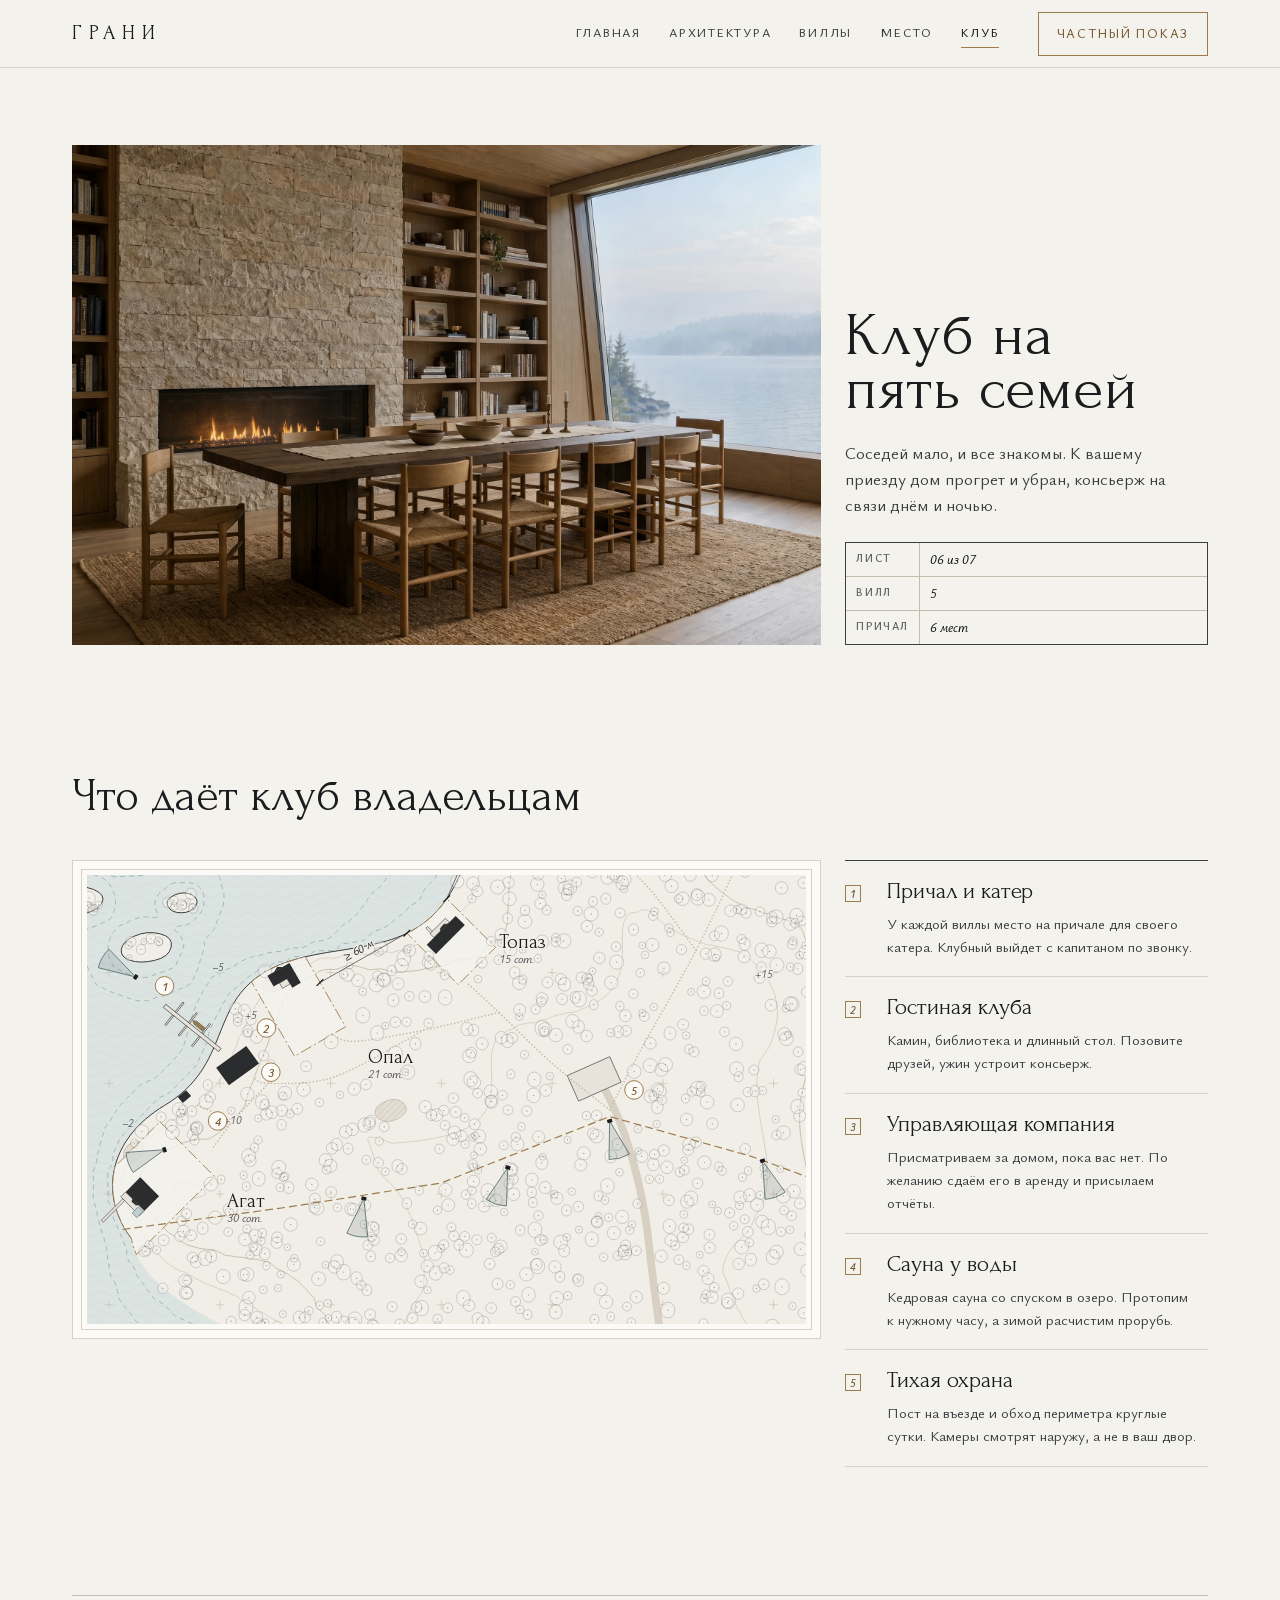
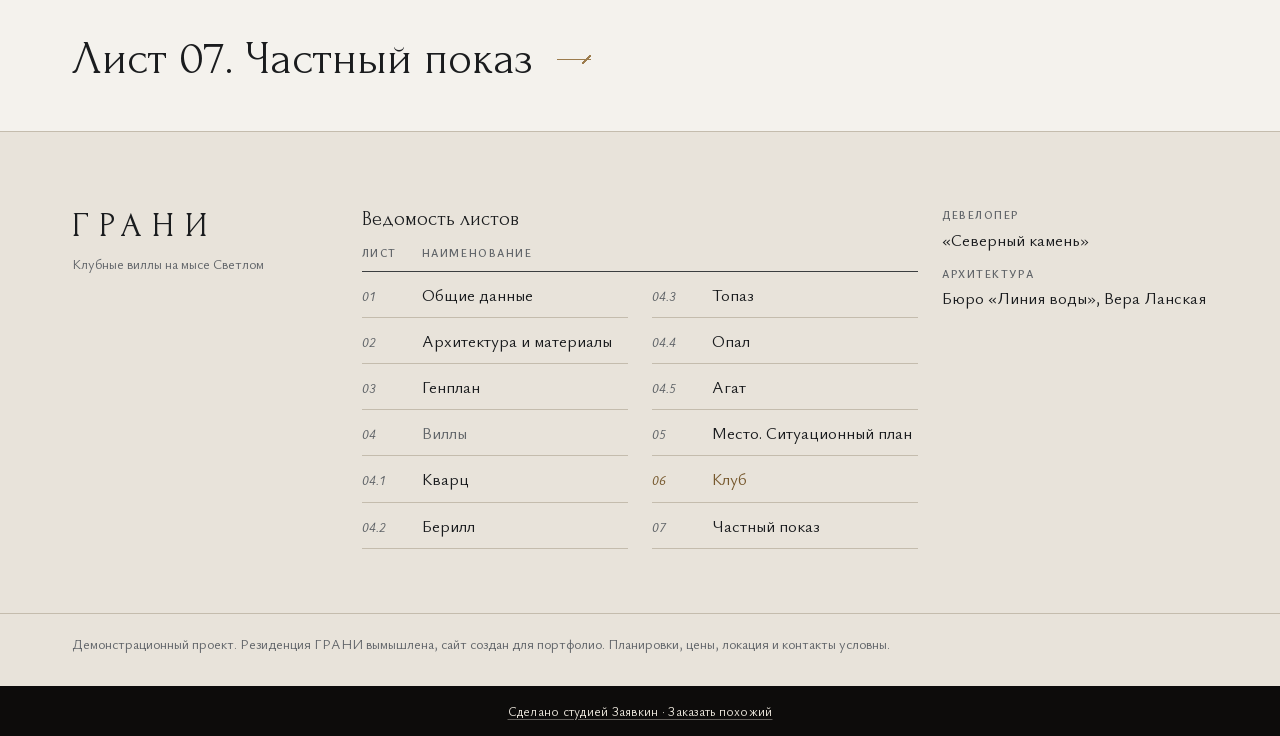
<file: klub.html>
<!doctype html>
<html lang="ru">
<head>
<meta charset="utf-8">
<meta name="robots" content="noindex">
<meta name="viewport" content="width=device-width, initial-scale=1">
<title>Клуб · ГРАНИ</title>
<meta name="description" content="ГРАНИ. Пять вилл из стекла и камня на мысе Светлом. Демо-проект для портфолио.">
<meta name="theme-color" content="#F4F2ED">
<link rel="icon" href="data:image/svg+xml,%3Csvg xmlns='http://www.w3.org/2000/svg' viewBox='0 0 32 32'%3E%3Crect width='32' height='32' fill='%23F4F2ED'/%3E%3Cpath d='M16 4 27 12 23 27H9L5 12z' fill='none' stroke='%239C7C4D' stroke-width='1.6'/%3E%3Cpath d='M5 12h22M16 4 12 12l4 15 4-15z' fill='none' stroke='%239C7C4D' stroke-width='1'/%3E%3C/svg%3E">
<link rel="preload" href="assets/fonts/forum-cyr.woff2" as="font" type="font/woff2" crossorigin>
<link rel="preload" href="assets/fonts/ysabeau-cyr.woff2" as="font" type="font/woff2" crossorigin>
<link rel="stylesheet" href="assets/css/base.css">
<link rel="stylesheet" href="assets/css/pages/villy-genplan.css">
<link rel="stylesheet" href="assets/css/pages/klub.css">
<script src="assets/js/head.js"></script>
</head>
<body data-page="klub">

<div class="veil" aria-hidden="true"><div class="veil__word"><span>Г</span><span>Р</span><span>А</span><span>Н</span><span>И</span></div><div class="veil__bar"><i></i></div></div>

<header class="hdr">
  <a class="hdr__logo" href="index.html" aria-label="ГРАНИ, на главную">ГРАНИ</a>
  <nav class="hdr__nav" aria-label="Разделы">
    <a href="index.html">Главная</a>
    <a href="arhitektura.html">Архитектура</a>
    <a href="villy.html">Виллы</a>
    <a href="mesto.html">Место</a>
    <a href="klub.html" aria-current="page">Клуб<i class="hdr__mark" aria-hidden="true"></i></a>
  </nav>
  <a class="btn btn--line hdr__cta" href="pokaz.html">Частный показ</a>
  <button class="hdr__burger" id="burger" type="button" aria-label="Открыть меню" aria-expanded="false" aria-controls="curtain"><i></i><i></i></button>
</header>

<div class="curtain" id="curtain" hidden>
  <nav aria-label="Листы альбома">
    <ol class="curtain__list">
      <li><a href="index.html"><i>01</i>Главная</a></li>
      <li><a href="arhitektura.html"><i>02</i>Архитектура</a></li>
      <li><a href="villy.html"><i>03</i>Виллы</a>
        <div class="curtain__villas"><a href="villa.html?v=kvarc"><i>04.1</i>Кварц</a><a href="villa.html?v=berill"><i>04.2</i>Берилл</a><a href="villa.html?v=topaz"><i>04.3</i>Топаз</a><a href="villa.html?v=opal"><i>04.4</i>Опал</a><a href="villa.html?v=agat"><i>04.5</i>Агат</a></div>
      </li>
      <li><a href="mesto.html"><i>05</i>Место</a></li>
      <li><a href="klub.html" aria-current="page"><i>06</i>Клуб</a></li>
      <li><a href="pokaz.html"><i>07</i>Частный показ</a></li>
    </ol>
  </nav>
  <p class="curtain__foot cap">Мыс Светлый · показы по записи</p>
</div>

<main id="top">
<!-- Экран 1. Гостиная клуба (DIZAJN 3.6): фото с выносками в колонках 1–8, справа заголовок, абзац, штамп -->
<section class="plate wrap" id="gostinaya">
  <div class="grid kl-top">
    <figure class="kl-photo" id="clubPhoto">
      <picture><source media="(max-width: 760px)" srcset="assets/img/club-stol-m.webp" width="1100" height="730"><img src="assets/img/club-stol.webp" width="2048" height="1360" alt="Гостиная клуба. Камин в каменной стене, книжные полки, длинный стол и окно на озеро" fetchpriority="high" decoding="async"></picture>
      <!-- точки выносок в процентах исходного кадра club-stol (центр столешницы 51 %, 59 % по отчёту продюсера) -->
      <span class="leader kl-ld" data-x="24" data-y="57" style="--len:60px"><span class="leader__t"><i>1</i>Камин</span></span>
      <span class="leader kl-ld" data-x="56" data-y="30" style="--len:46px"><span class="leader__t"><i>2</i>Библиотека</span></span>
      <span class="leader kl-ld" data-x="46" data-y="60" style="--len:64px"><span class="leader__t"><i>3</i>Длинный стол</span></span>
    </figure>
    <div class="kl-top__text">
      <h1 class="d1 kl-title">Клуб на пять семей</h1>
      <p class="lead">Соседей мало, и&nbsp;все знакомы. К&nbsp;вашему приезду дом прогрет и&nbsp;убран, консьерж на связи днём и&nbsp;ночью.</p>
      <dl class="stamp"><div><dt>Лист</dt><dd>06 из 07</dd></div><div><dt>Вилл</dt><dd>5</dd></div><div><dt>Причал</dt><dd>6 мест</dd></div></dl>
    </div>
  </div>
</section>

<!-- Экран 2. Клуб на плане: фрагмент генплана, камеры с узким сектором наружу, номера 1–5 и пять услуг -->
<section class="sec wrap" id="plan-kluba">
  <div class="sec__head">
    <h2 class="d2">Что даёт клуб владельцам</h2>
  </div>
  <div class="grid kplan">
    <div class="kplan__map sheet"><svg id="kSvg" aria-label="Клубная часть мыса на генплане. Причал, клубный дом, сауна, въезд и камеры по периметру"></svg></div>
    <ol class="svc" id="svc">
      <li data-n="1"><i>1</i><div><h3 class="d3">Причал и&nbsp;катер</h3><p>У&nbsp;каждой виллы место на причале для своего катера. Клубный выйдет с&nbsp;капитаном по звонку.</p></div></li>
      <li data-n="2"><i>2</i><div><h3 class="d3">Гостиная клуба</h3><p>Камин, библиотека и&nbsp;длинный стол. Позовите друзей, ужин устроит консьерж.</p></div></li>
      <li data-n="3"><i>3</i><div><h3 class="d3">Управляющая компания</h3><p>Присматриваем за домом, пока вас нет. По желанию сдаём его в&nbsp;аренду и&nbsp;присылаем отчёты.</p></div></li>
      <li data-n="4"><i>4</i><div><h3 class="d3">Сауна у&nbsp;воды</h3><p>Кедровая сауна со спуском в&nbsp;озеро. Протопим к&nbsp;нужному часу, а&nbsp;зимой расчистим прорубь.</p></div></li>
      <li data-n="5"><i>5</i><div><h3 class="d3">Тихая охрана</h3><p>Пост на въезде и&nbsp;обход периметра круглые сутки. Камеры смотрят наружу, а&nbsp;не в&nbsp;ваш двор.</p></div></li>
    </ol>
  </div>
</section>

<nav class="next wrap" aria-label="Следующий лист"><a href="pokaz.html"><span class="d2">Лист 07. Частный показ</span></a></nav>
</main>

<footer class="foot">
  <div class="wrap grid foot__grid">
    <div class="foot__brand">
      <p class="foot__logo">ГРАНИ</p>
      <p class="cap">Клубные виллы на мысе Светлом</p>
    </div>
    <nav class="foot__vedom" aria-labelledby="vedom-h">
      <h2 class="foot__h" id="vedom-h">Ведомость листов</h2>
      <p class="vedom__head tech" aria-hidden="true"><span>Лист</span><span>Наименование</span></p>
      <ol class="vedom">
        <li><a href="index.html"><i>01</i>Общие данные</a></li>
        <li><a href="arhitektura.html"><i>02</i>Архитектура и материалы</a></li>
        <li><a href="villy.html"><i>03</i>Генплан</a></li>
        <li class="vedom__grp"><span><i>04</i>Виллы</span></li>
        <li><a href="villa.html?v=kvarc"><i>04.1</i>Кварц</a></li>
        <li><a href="villa.html?v=berill"><i>04.2</i>Берилл</a></li>
        <li><a href="villa.html?v=topaz"><i>04.3</i>Топаз</a></li>
        <li><a href="villa.html?v=opal"><i>04.4</i>Опал</a></li>
        <li><a href="villa.html?v=agat"><i>04.5</i>Агат</a></li>
        <li><a href="mesto.html"><i>05</i>Место. Ситуационный план</a></li>
        <li><a href="klub.html" aria-current="page"><i>06</i>Клуб</a></li>
        <li><a href="pokaz.html"><i>07</i>Частный показ</a></li>
      </ol>
    </nav>
    <dl class="foot__who">
      <div><dt>Девелопер</dt><dd>«Северный камень»</dd></div>
      <div><dt>Архитектура</dt><dd>Бюро «Линия воды», Вера Ланская</dd></div>
    </dl>
  </div>
  <p class="wrap foot__demo cap">Демонстрационный проект. Резиденция ГРАНИ вымышлена, сайт создан для портфолио. Планировки, цены, локация и контакты условны.</p>
</footer>

<script src="assets/js/gsap.min.js" defer></script>
<script src="assets/js/ScrollTrigger.min.js" defer></script>
<script src="assets/js/lenis.min.js" defer></script>
<script type="module" src="assets/js/pages/klub.js"></script>
<!-- Плашка студии (слово Саши 29.10). Ведёт на https://zayavkins.ru/sajty (живёт с многостраничником). На github.io до выкладки стоит /#sajty -->
<aside class="zv-plashka" aria-label="Студия Заявкин"><a href="https://zayavkins.ru/sajty">Сделано студией Заявкин · Заказать похожий</a></aside>
<style>.zv-plashka{position:relative;z-index:5;background:#0D0C0B;color:#E9E4DA;text-align:center;padding:16px;font-size:13px;line-height:1.4;letter-spacing:.02em}.zv-plashka a{color:inherit;text-decoration:underline;text-underline-offset:3px;text-decoration-color:rgba(233,228,218,.4);display:inline-block;padding:12px 4px;margin:-12px 0}.zv-plashka a:hover,.zv-plashka a:focus-visible{text-decoration-color:currentColor}</style>
</body>
</html>
</file>
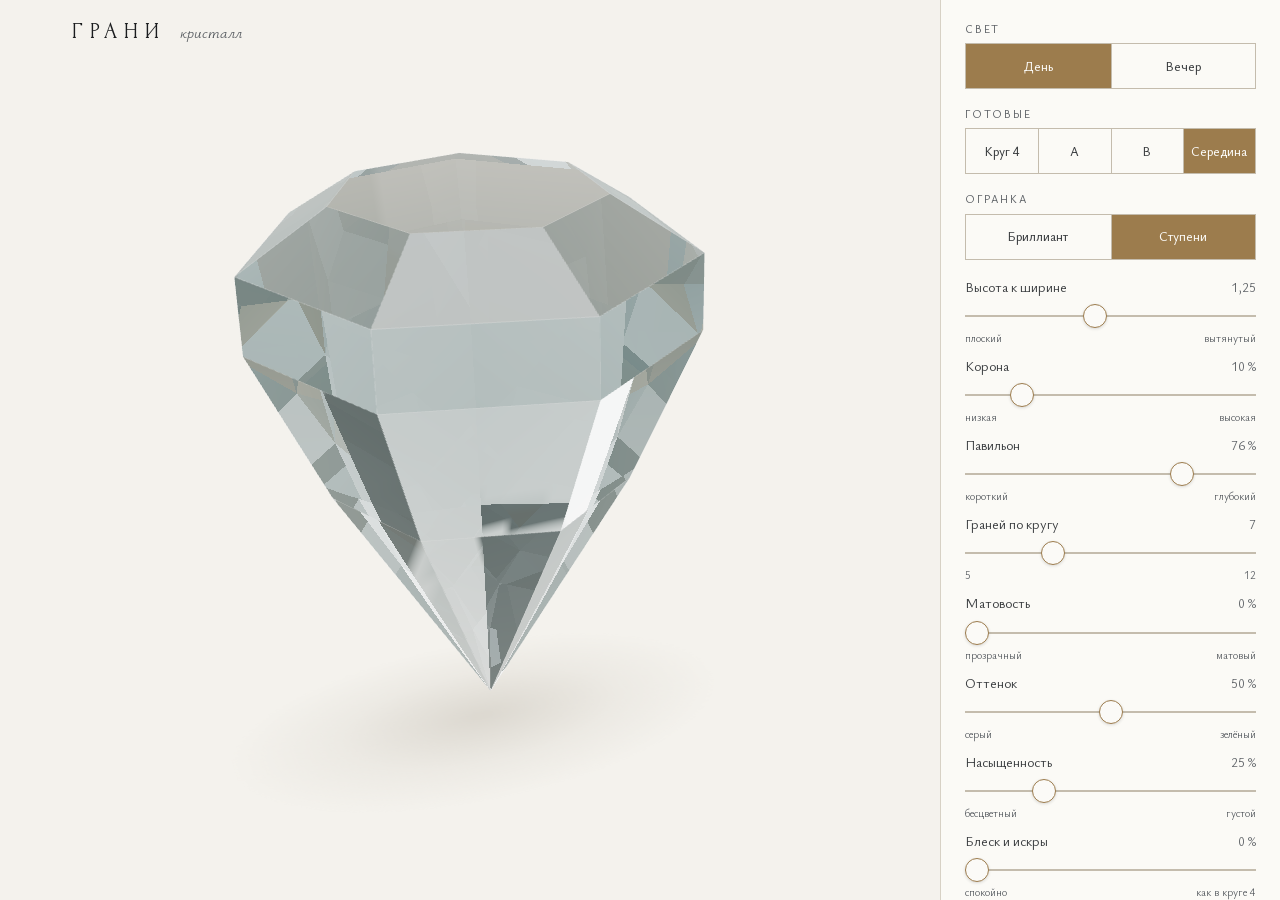
<file: kristall.html>
<!doctype html>
<html lang="ru">
<head>
<meta charset="utf-8">
<meta name="viewport" content="width=device-width, initial-scale=1, viewport-fit=cover">
<title>ГРАНИ · кристалл</title>
<meta name="robots" content="noindex">
<meta name="theme-color" content="#F4F2ED">
<link rel="icon" href="data:image/svg+xml,%3Csvg xmlns='http://www.w3.org/2000/svg' viewBox='0 0 32 32'%3E%3Crect width='32' height='32' fill='%23F4F2ED'/%3E%3Cpath d='M16 4 27 12 23 27H9L5 12z' fill='none' stroke='%239C7C4D' stroke-width='1.6'/%3E%3C/svg%3E">
<link rel="preload" href="assets/fonts/forum-cyr.woff2" as="font" type="font/woff2" crossorigin>
<link rel="preload" href="assets/fonts/ysabeau-cyr.woff2" as="font" type="font/woff2" crossorigin>
<link rel="stylesheet" href="assets/css/base.css">
<link rel="stylesheet" href="assets/css/pages/kristall.css">
<script type="importmap">{"imports":{"three":"./assets/js/three.module.min.js"}}</script>
</head>
<body class="kr">
<!-- Служебная страница: конструктор кристалла с первого экрана. С сайта не ссылается. -->
<canvas id="gem" class="kr__gem" aria-label="Кристалл. Можно вращать мышью или пальцем"></canvas>
<header class="kr__top">
  <a class="kr__logo" href="index.html">ГРАНИ</a>
  <span class="kr__title">кристалл</span>
</header>
<p class="kr__nogl" id="nogl" hidden>Браузер не показывает 3D. Откройте страницу в Chrome или Safari.</p>

<aside class="kr__panel" id="panel" data-open="true" aria-label="Настройки кристалла">
  <button class="kr__handle" id="handle" type="button" aria-expanded="true" aria-controls="panelBody">
    <span>Настройки</span><i aria-hidden="true"></i>
  </button>
  <div class="kr__body" id="panelBody">
    <div class="kr__group">
      <p class="kr__label">Свет</p>
      <div class="kr__seg" id="hour">
        <button type="button" data-v="1" aria-pressed="true">День</button>
        <button type="button" data-v="2" aria-pressed="false">Вечер</button>
      </div>
    </div>
    <div class="kr__group">
      <p class="kr__label">Готовые</p>
      <div class="kr__presets" id="presets">
        <button type="button" data-p="r4">Круг 4</button>
        <button type="button" data-p="a">A</button>
        <button type="button" data-p="b">B</button>
        <button type="button" data-p="mid">Середина</button>
      </div>
    </div>
    <div class="kr__group">
      <p class="kr__label">Огранка</p>
      <div class="kr__seg" id="cut">
        <button type="button" data-v="0" aria-pressed="false">Бриллиант</button>
        <button type="button" data-v="1" aria-pressed="true">Ступени</button>
      </div>
    </div>
    <div class="kr__sliders" id="sliders"></div>
    <div class="kr__copy">
      <button class="btn btn--line" id="copy" type="button">Скопировать настройки</button>
      <p class="kr__done" id="done" aria-live="polite"></p>
      <input class="kr__out" id="out" type="text" readonly aria-label="Строка настроек" hidden>
    </div>
  </div>
</aside>

<script type="module" src="assets/js/pages/kristall.js"></script>
</body>
</html>
</file>
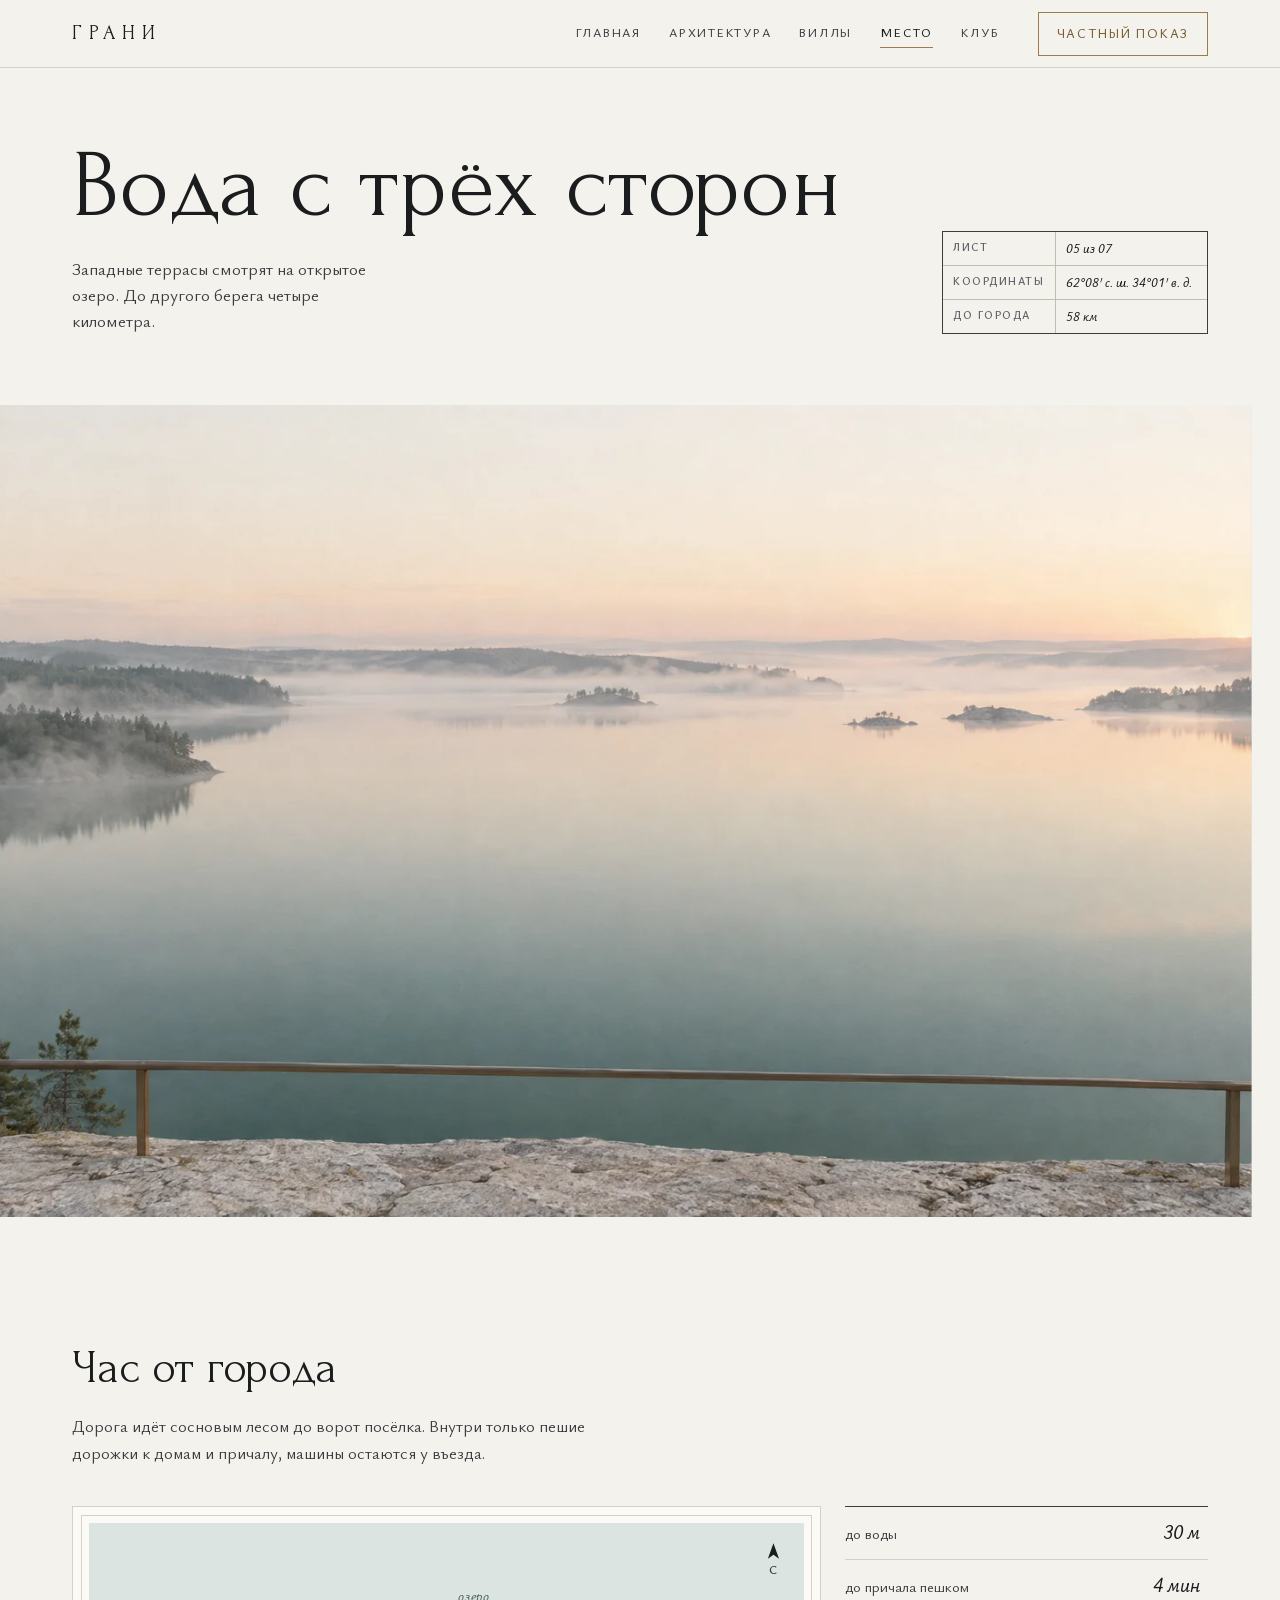
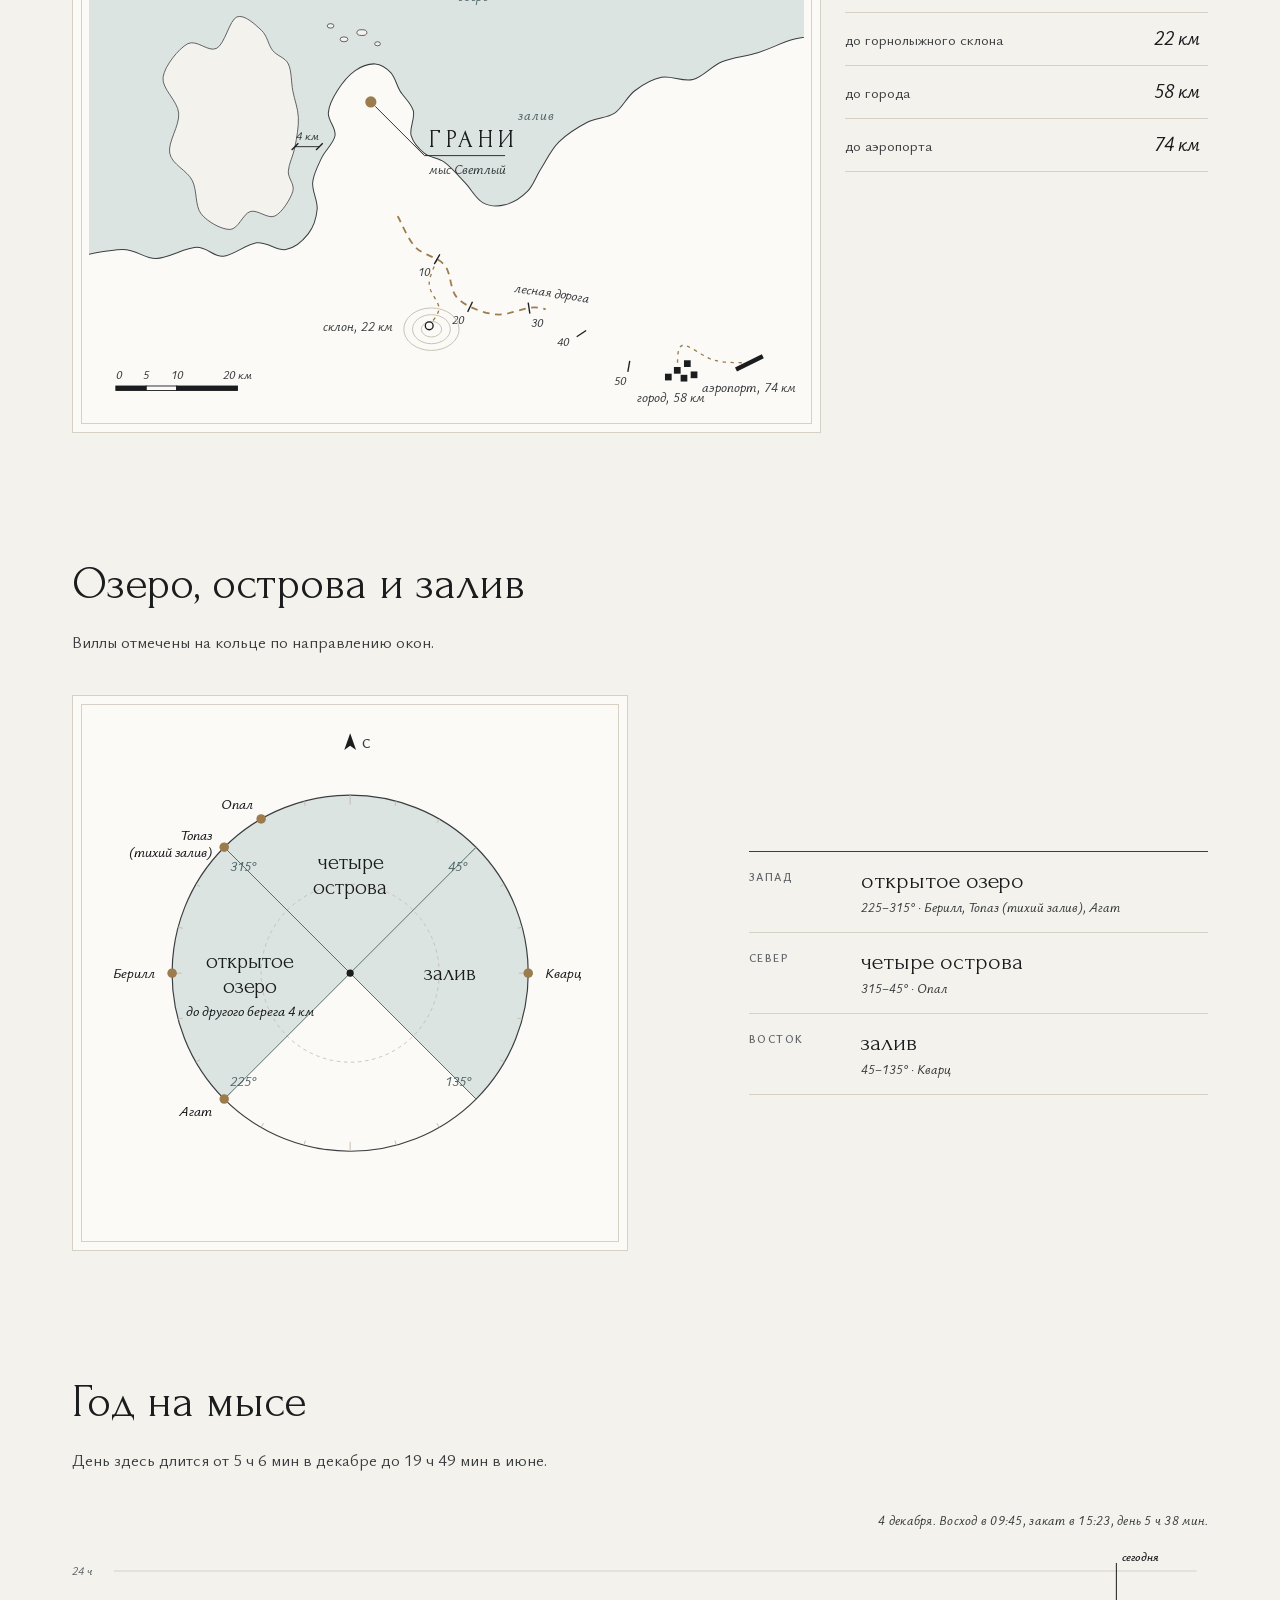
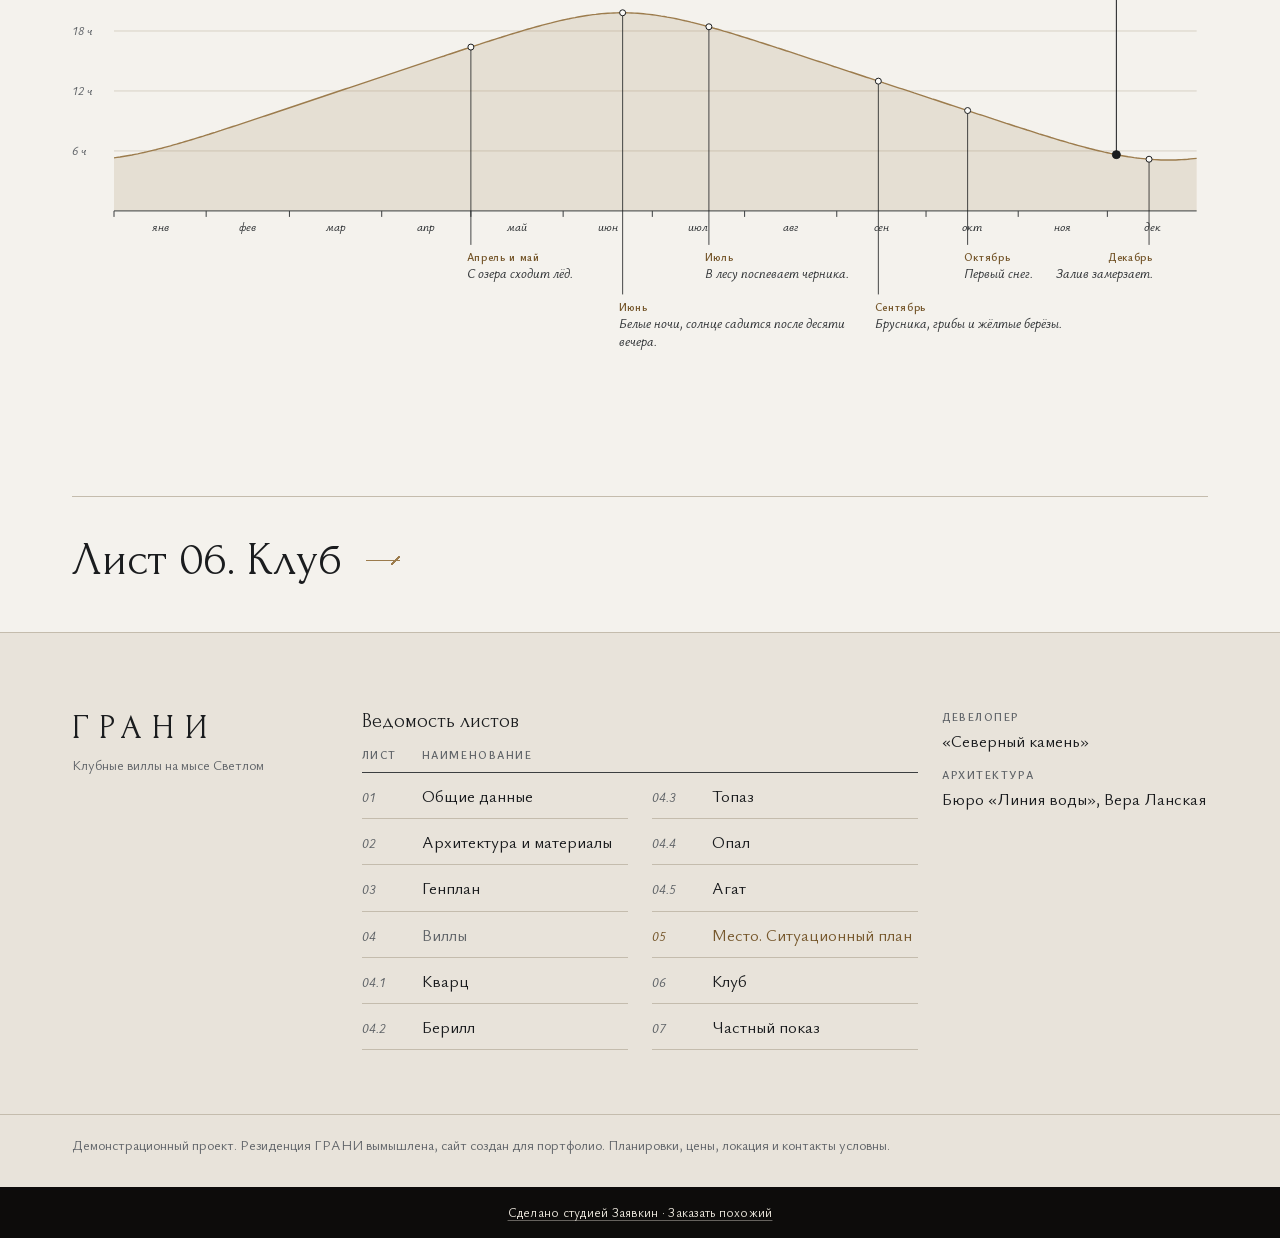
<file: mesto.html>
<!doctype html>
<html lang="ru">
<head>
<meta charset="utf-8">
<meta name="robots" content="noindex">
<meta name="viewport" content="width=device-width, initial-scale=1">
<title>Место · ГРАНИ</title>
<meta name="description" content="ГРАНИ. Пять вилл из стекла и камня на мысе Светлом. Демо-проект для портфолио.">
<meta name="theme-color" content="#F4F2ED">
<link rel="icon" href="data:image/svg+xml,%3Csvg xmlns='http://www.w3.org/2000/svg' viewBox='0 0 32 32'%3E%3Crect width='32' height='32' fill='%23F4F2ED'/%3E%3Cpath d='M16 4 27 12 23 27H9L5 12z' fill='none' stroke='%239C7C4D' stroke-width='1.6'/%3E%3Cpath d='M5 12h22M16 4 12 12l4 15 4-15z' fill='none' stroke='%239C7C4D' stroke-width='1'/%3E%3C/svg%3E">
<link rel="preload" href="assets/fonts/forum-cyr.woff2" as="font" type="font/woff2" crossorigin>
<link rel="preload" href="assets/fonts/ysabeau-cyr.woff2" as="font" type="font/woff2" crossorigin>
<link rel="stylesheet" href="assets/css/base.css">
<link rel="stylesheet" href="assets/css/pages/mesto.css">
<script src="assets/js/head.js"></script>
</head>
<body data-page="mesto">

<div class="veil" aria-hidden="true"><div class="veil__word"><span>Г</span><span>Р</span><span>А</span><span>Н</span><span>И</span></div><div class="veil__bar"><i></i></div></div>

<header class="hdr">
  <a class="hdr__logo" href="index.html" aria-label="ГРАНИ, на главную">ГРАНИ</a>
  <nav class="hdr__nav" aria-label="Разделы">
    <a href="index.html">Главная</a>
    <a href="arhitektura.html">Архитектура</a>
    <a href="villy.html">Виллы</a>
    <a href="mesto.html" aria-current="page">Место<i class="hdr__mark" aria-hidden="true"></i></a>
    <a href="klub.html">Клуб</a>
  </nav>
  <a class="btn btn--line hdr__cta" href="pokaz.html">Частный показ</a>
  <button class="hdr__burger" id="burger" type="button" aria-label="Открыть меню" aria-expanded="false" aria-controls="curtain"><i></i><i></i></button>
</header>

<div class="curtain" id="curtain" hidden>
  <nav aria-label="Листы альбома">
    <ol class="curtain__list">
      <li><a href="index.html"><i>01</i>Главная</a></li>
      <li><a href="arhitektura.html"><i>02</i>Архитектура</a></li>
      <li><a href="villy.html"><i>03</i>Виллы</a>
        <div class="curtain__villas"><a href="villa.html?v=kvarc"><i>04.1</i>Кварц</a><a href="villa.html?v=berill"><i>04.2</i>Берилл</a><a href="villa.html?v=topaz"><i>04.3</i>Топаз</a><a href="villa.html?v=opal"><i>04.4</i>Опал</a><a href="villa.html?v=agat"><i>04.5</i>Агат</a></div>
      </li>
      <li><a href="mesto.html" aria-current="page"><i>05</i>Место</a></li>
      <li><a href="klub.html"><i>06</i>Клуб</a></li>
      <li><a href="pokaz.html"><i>07</i>Частный показ</a></li>
    </ol>
  </nav>
  <p class="curtain__foot cap">Мыс Светлый · показы по записи</p>
</div>

<main id="top">
<!-- Экран 1. Вода с трёх сторон (DIZAJN 3.5): табличка листа и видео тумана из v1 со сценой открытия -->
<section class="plate wrap" id="voda">
  <div class="grid plate__top">
    <h1 class="d1 plate__title">Вода с&nbsp;трёх сторон</h1>
    <p class="lead plate__lead">Западные террасы смотрят на открытое озеро. До другого берега четыре километра.</p>
    <dl class="stamp"><div><dt>Лист</dt><dd>05 из 07</dd></div><div><dt>Координаты</dt><dd>62°08′ с.&nbsp;ш. 34°01′ в.&nbsp;д.</dd></div><div><dt>До города</dt><dd>58 км</dd></div></dl>
  </div>
</section>
<section class="mist" id="tuman">
  <div class="mist__stage">
    <div class="mist__media" id="mistMedia">
      <video id="mist" muted playsinline loop preload="none" data-poster="assets/img/view.webp" data-poster-m="assets/img/view-m.webp" data-src="assets/video/mist.mp4" data-src-m="assets/video/mist-m.mp4" aria-hidden="true"></video>
    </div>
  </div>
</section>

<!-- Экран 2. Ситуационный план: дорога от города, засечки через 10 км, таблица расстояний -->
<section class="sec wrap" id="doroga">
  <div class="sec__head">
    <h2 class="d2">Час от города</h2>
    <p class="txt">Дорога идёт сосновым лесом до ворот посёлка. Внутри только пешие дорожки к&nbsp;домам и&nbsp;причалу, машины остаются у&nbsp;въезда.</p>
  </div>
  <div class="grid sit">
    <figure class="sit__map sheet">
      <svg id="sitSvg" viewBox="0 0 640 440" role="img" aria-label="Ситуационный план. Мыс Светлый в озере, лесная дорога до города 58 км, до аэропорта 74 км, до горнолыжного склона 22 км"></svg>
    </figure>
    <dl class="dist" id="dist">
      <div data-r="voda"><dt>до воды</dt><dd>30 м</dd></div>
      <div data-r="prichal"><dt>до причала пешком</dt><dd>4 мин</dd></div>
      <div data-r="sklon"><dt>до горнолыжного склона</dt><dd>22 км</dd></div>
      <div data-r="gorod"><dt>до города</dt><dd>58 км</dd></div>
      <div data-r="aeroport"><dt>до аэропорта</dt><dd>74 км</dd></div>
    </dl>
  </div>
</section>

<!-- Экран 3. Три стороны воды: круговая схема от центра мыса, азимуты из данных вилл -->
<section class="sec wrap" id="storony">
  <div class="sec__head">
    <h2 class="d2">Озеро, острова и&nbsp;залив</h2>
    <p class="txt">Виллы отмечены на кольце по направлению окон.</p>
  </div>
  <div class="grid sides">
    <figure class="sides__fig sheet"><svg id="sidesSvg" viewBox="0 0 440 440" role="img" aria-label="Вода вокруг мыса. На западе открытое озеро, на севере острова, на востоке залив"></svg></figure>
    <ol class="sides__list" id="sidesList"></ol>
  </div>
</section>

<!-- Экран 4. Год на мысе: длина дня за год по формуле солнца, сезонные отметки -->
<section class="sec wrap" id="god">
  <div class="sec__head">
    <h2 class="d2">Год на мысе</h2>
    <p class="txt">День здесь длится от 5&nbsp;ч 6&nbsp;мин в&nbsp;декабре до 19&nbsp;ч 49&nbsp;мин в&nbsp;июне.</p>
  </div>
  <figure class="year" id="year">
    <svg class="year__svg" id="yearSvg" role="img" aria-label="Длина дня на мысе за год"></svg>
    <p class="year__tip ann" id="yearTip" aria-live="polite">&nbsp;</p>
    <ol class="year__list" id="yearList"></ol>
  </figure>
</section>

<nav class="next wrap" aria-label="Следующий лист"><a href="klub.html"><span class="d2">Лист 06. Клуб</span></a></nav>
</main>

<footer class="foot">
  <div class="wrap grid foot__grid">
    <div class="foot__brand">
      <p class="foot__logo">ГРАНИ</p>
      <p class="cap">Клубные виллы на мысе Светлом</p>
    </div>
    <nav class="foot__vedom" aria-labelledby="vedom-h">
      <h2 class="foot__h" id="vedom-h">Ведомость листов</h2>
      <p class="vedom__head tech" aria-hidden="true"><span>Лист</span><span>Наименование</span></p>
      <ol class="vedom">
        <li><a href="index.html"><i>01</i>Общие данные</a></li>
        <li><a href="arhitektura.html"><i>02</i>Архитектура и материалы</a></li>
        <li><a href="villy.html"><i>03</i>Генплан</a></li>
        <li class="vedom__grp"><span><i>04</i>Виллы</span></li>
        <li><a href="villa.html?v=kvarc"><i>04.1</i>Кварц</a></li>
        <li><a href="villa.html?v=berill"><i>04.2</i>Берилл</a></li>
        <li><a href="villa.html?v=topaz"><i>04.3</i>Топаз</a></li>
        <li><a href="villa.html?v=opal"><i>04.4</i>Опал</a></li>
        <li><a href="villa.html?v=agat"><i>04.5</i>Агат</a></li>
        <li><a href="mesto.html" aria-current="page"><i>05</i>Место. Ситуационный план</a></li>
        <li><a href="klub.html"><i>06</i>Клуб</a></li>
        <li><a href="pokaz.html"><i>07</i>Частный показ</a></li>
      </ol>
    </nav>
    <dl class="foot__who">
      <div><dt>Девелопер</dt><dd>«Северный камень»</dd></div>
      <div><dt>Архитектура</dt><dd>Бюро «Линия воды», Вера Ланская</dd></div>
    </dl>
  </div>
  <p class="wrap foot__demo cap">Демонстрационный проект. Резиденция ГРАНИ вымышлена, сайт создан для портфолио. Планировки, цены, локация и контакты условны.</p>
</footer>

<script src="assets/js/gsap.min.js" defer></script>
<script src="assets/js/ScrollTrigger.min.js" defer></script>
<script src="assets/js/lenis.min.js" defer></script>
<script type="module" src="assets/js/pages/mesto.js"></script>
<!-- Плашка студии (слово Саши 29.10). Ведёт на https://zayavkins.ru/sajty (живёт с многостраничником). На github.io до выкладки стоит /#sajty -->
<aside class="zv-plashka" aria-label="Студия Заявкин"><a href="https://zayavkins.ru/sajty">Сделано студией Заявкин · Заказать похожий</a></aside>
<style>.zv-plashka{position:relative;z-index:5;background:#0D0C0B;color:#E9E4DA;text-align:center;padding:16px;font-size:13px;line-height:1.4;letter-spacing:.02em}.zv-plashka a{color:inherit;text-decoration:underline;text-underline-offset:3px;text-decoration-color:rgba(233,228,218,.4);display:inline-block;padding:12px 4px;margin:-12px 0}.zv-plashka a:hover,.zv-plashka a:focus-visible{text-decoration-color:currentColor}</style>
</body>
</html>
</file>
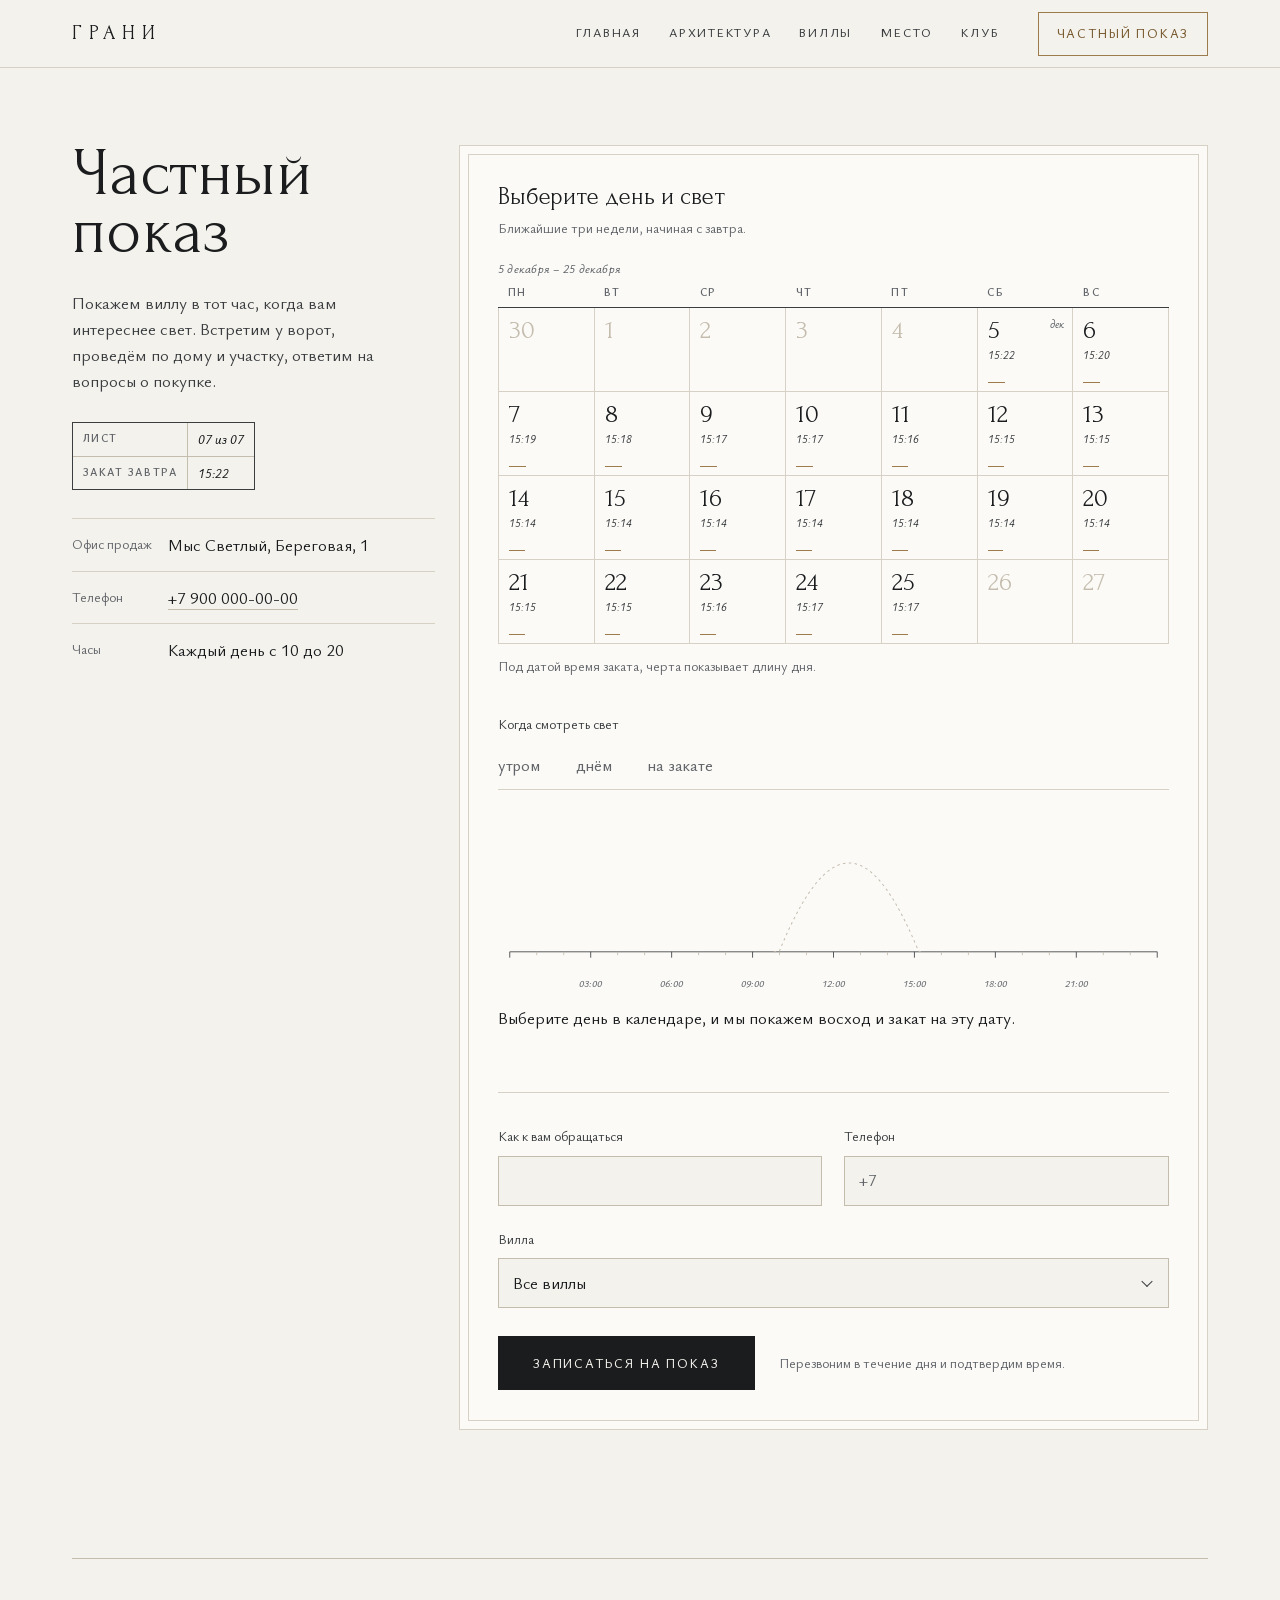
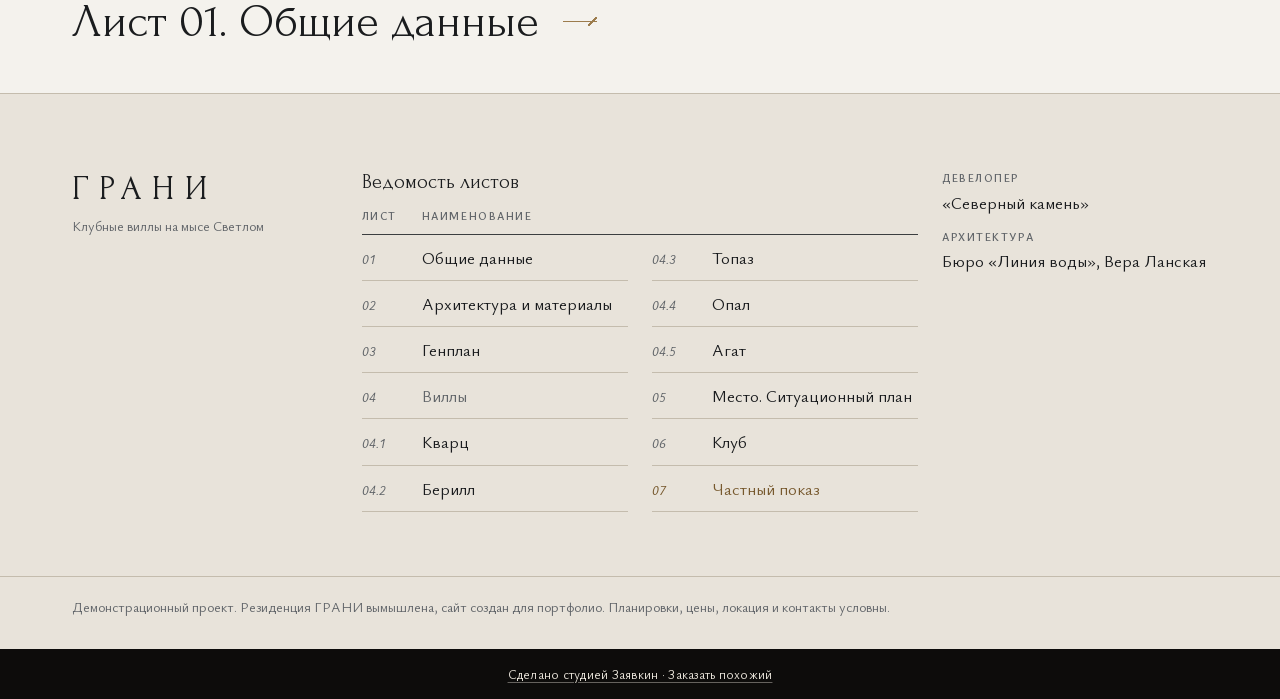
<file: pokaz.html>
<!doctype html>
<html lang="ru">
<head>
<meta charset="utf-8">
<meta name="robots" content="noindex">
<meta name="viewport" content="width=device-width, initial-scale=1">
<title>Частный показ · ГРАНИ</title>
<meta name="description" content="ГРАНИ. Пять вилл из стекла и камня на мысе Светлом. Демо-проект для портфолио.">
<meta name="theme-color" content="#F4F2ED">
<link rel="icon" href="data:image/svg+xml,%3Csvg xmlns='http://www.w3.org/2000/svg' viewBox='0 0 32 32'%3E%3Crect width='32' height='32' fill='%23F4F2ED'/%3E%3Cpath d='M16 4 27 12 23 27H9L5 12z' fill='none' stroke='%239C7C4D' stroke-width='1.6'/%3E%3Cpath d='M5 12h22M16 4 12 12l4 15 4-15z' fill='none' stroke='%239C7C4D' stroke-width='1'/%3E%3C/svg%3E">
<link rel="preload" href="assets/fonts/forum-cyr.woff2" as="font" type="font/woff2" crossorigin>
<link rel="preload" href="assets/fonts/ysabeau-cyr.woff2" as="font" type="font/woff2" crossorigin>
<link rel="stylesheet" href="assets/css/base.css">
<link rel="stylesheet" href="assets/css/pages/pokaz.css">
<script src="assets/js/head.js"></script>
</head>
<body data-page="pokaz">

<div class="veil" aria-hidden="true"><div class="veil__word"><span>Г</span><span>Р</span><span>А</span><span>Н</span><span>И</span></div><div class="veil__bar"><i></i></div></div>

<header class="hdr">
  <a class="hdr__logo" href="index.html" aria-label="ГРАНИ, на главную">ГРАНИ</a>
  <nav class="hdr__nav" aria-label="Разделы">
    <a href="index.html">Главная</a>
    <a href="arhitektura.html">Архитектура</a>
    <a href="villy.html">Виллы</a>
    <a href="mesto.html">Место</a>
    <a href="klub.html">Клуб</a>
  </nav>
  <a class="btn btn--line hdr__cta" href="pokaz.html" aria-current="page">Частный показ</a>
  <button class="hdr__burger" id="burger" type="button" aria-label="Открыть меню" aria-expanded="false" aria-controls="curtain"><i></i><i></i></button>
</header>

<div class="curtain" id="curtain" hidden>
  <nav aria-label="Листы альбома">
    <ol class="curtain__list">
      <li><a href="index.html"><i>01</i>Главная</a></li>
      <li><a href="arhitektura.html"><i>02</i>Архитектура</a></li>
      <li><a href="villy.html"><i>03</i>Виллы</a>
        <div class="curtain__villas"><a href="villa.html?v=kvarc"><i>04.1</i>Кварц</a><a href="villa.html?v=berill"><i>04.2</i>Берилл</a><a href="villa.html?v=topaz"><i>04.3</i>Топаз</a><a href="villa.html?v=opal"><i>04.4</i>Опал</a><a href="villa.html?v=agat"><i>04.5</i>Агат</a></div>
      </li>
      <li><a href="mesto.html"><i>05</i>Место</a></li>
      <li><a href="klub.html"><i>06</i>Клуб</a></li>
      <li><a href="pokaz.html" aria-current="page"><i>07</i>Частный показ</a></li>
    </ol>
  </nav>
  <p class="curtain__foot cap">Мыс Светлый · показы по записи</p>
</div>

<main id="top">
<!-- Лист 07. Частный показ (DIZAJN 3.7): слева текст и контакты (колонки 1–4), справа лист с календарём и формой (5–12) -->
<section class="wrap grid pokaz" id="pokaz">
  <div class="pokaz__text">
    <h1 class="d1">Частный показ</h1>
    <p class="lead">Покажем виллу в тот час, когда вам интереснее свет. Встретим у ворот, проведём по дому и участку, ответим на вопросы о покупке.</p>
    <dl class="stamp"><div><dt>Лист</dt><dd>07 из 07</dd></div><div><dt>Закат завтра</dt><dd id="stampSet">&nbsp;</dd></div></dl>
    <dl class="pokaz__contacts">
      <div><dt>Офис продаж</dt><dd>Мыс Светлый, Береговая, 1</dd></div>
      <div><dt>Телефон</dt><dd><a href="tel:+79000000000">+7 900 000-00-00</a></dd></div>
      <div><dt>Часы</dt><dd>Каждый день с&nbsp;10 до&nbsp;20</dd></div>
    </dl>
  </div>
  <div class="pokaz__sheet sheet">
    <!-- календарь: 21 день с завтрашнего, в ячейке закат и черта длины дня (фича 4) -->
    <div class="cal" id="cal">
      <div class="cal__head">
        <h2 class="d3">Выберите день и&nbsp;свет</h2>
        <p class="cap">Ближайшие три недели, начиная с&nbsp;завтра.</p>
      </div>
      <p class="cal__months ann" id="calMonths" aria-hidden="true"></p>
      <div class="cal__dow tech" aria-hidden="true"><span>Пн</span><span>Вт</span><span>Ср</span><span>Чт</span><span>Пт</span><span>Сб</span><span>Вс</span></div>
      <div class="cal__grid" id="calGrid" role="group" aria-label="Ближайшие три недели, начиная с завтра"></div>
      <p class="cal__legend cap">Под датой время заката, черта показывает длину дня.</p>
      <p class="cal__err" id="calErr" hidden>Выберите день показа.</p>
    </div>

    <!-- свет: утром, днём, на закате -->
    <div class="light-pick">
      <p class="light-pick__h" id="lightH">Когда смотреть свет</p>
      <div class="light-pick__tabs" id="lightTabs" role="radiogroup" aria-labelledby="lightH">
        <button type="button" role="radio" aria-checked="false" data-light="utro">утром</button>
        <button type="button" role="radio" aria-checked="false" data-light="den">днём</button>
        <button type="button" role="radio" aria-checked="false" data-light="zakat">на закате</button>
      </div>
      <p class="cal__err" id="lightErr" hidden>Выберите, когда смотреть свет.</p>
    </div>

    <!-- панель солнца выбранного дня -->
    <figure class="sunpanel" id="sunPanel">
      <svg class="sunpanel__svg" id="sunSvg" viewBox="0 0 800 210" role="img" aria-labelledby="sunLine"></svg>
      <figcaption class="sunpanel__line" id="sunLine" aria-live="polite">Выберите день в&nbsp;календаре, и&nbsp;мы покажем восход и&nbsp;закат на эту дату.</figcaption>
    </figure>

    <form class="form" id="form" novalidate>
      <input type="hidden" name="day" id="fDay">
      <input type="hidden" name="light" id="fLight">
      <div class="form__row">
        <div class="field">
          <label for="fName">Как к вам обращаться</label>
          <input id="fName" name="name" type="text" autocomplete="name" required>
          <span class="field__err">Напишите имя, чтобы мы знали, кого встречать</span>
        </div>
        <div class="field">
          <label for="fPhone">Телефон</label>
          <input id="fPhone" name="phone" type="tel" autocomplete="tel" inputmode="tel" placeholder="+7" required>
          <span class="field__err">Нужен номер целиком, с кодом</span>
        </div>
      </div>
      <div class="field">
        <label for="fVilla">Вилла</label>
        <div class="select">
          <select id="fVilla" name="villa">
            <option value="">Все виллы</option>
            <option value="kvarc">Кварц</option><option value="berill">Берилл</option><option value="topaz">Топаз</option><option value="opal">Опал</option><option value="agat">Агат</option>
          </select>
        </div>
      </div>
      <div class="form__send">
        <button class="btn btn--solid" type="submit">Записаться на показ</button>
        <p class="cap">Перезвоним в течение дня и подтвердим время.</p>
      </div>
      <div class="form__done" id="formDone" hidden tabindex="-1">
        <p class="form__done-title" id="doneTitle">Спасибо.</p>
        <p id="doneText"></p>
        <p class="cap">Это демо-сайт, заявка никуда не отправлена.</p>
      </div>
    </form>
  </div>
</section>

<nav class="next wrap" aria-label="Следующий лист"><a href="index.html"><span class="d2">Лист 01. Общие данные</span></a></nav>
</main>

<footer class="foot">
  <div class="wrap grid foot__grid">
    <div class="foot__brand">
      <p class="foot__logo">ГРАНИ</p>
      <p class="cap">Клубные виллы на мысе Светлом</p>
    </div>
    <nav class="foot__vedom" aria-labelledby="vedom-h">
      <h2 class="foot__h" id="vedom-h">Ведомость листов</h2>
      <p class="vedom__head tech" aria-hidden="true"><span>Лист</span><span>Наименование</span></p>
      <ol class="vedom">
        <li><a href="index.html"><i>01</i>Общие данные</a></li>
        <li><a href="arhitektura.html"><i>02</i>Архитектура и материалы</a></li>
        <li><a href="villy.html"><i>03</i>Генплан</a></li>
        <li class="vedom__grp"><span><i>04</i>Виллы</span></li>
        <li><a href="villa.html?v=kvarc"><i>04.1</i>Кварц</a></li>
        <li><a href="villa.html?v=berill"><i>04.2</i>Берилл</a></li>
        <li><a href="villa.html?v=topaz"><i>04.3</i>Топаз</a></li>
        <li><a href="villa.html?v=opal"><i>04.4</i>Опал</a></li>
        <li><a href="villa.html?v=agat"><i>04.5</i>Агат</a></li>
        <li><a href="mesto.html"><i>05</i>Место. Ситуационный план</a></li>
        <li><a href="klub.html"><i>06</i>Клуб</a></li>
        <li><a href="pokaz.html" aria-current="page"><i>07</i>Частный показ</a></li>
      </ol>
    </nav>
    <dl class="foot__who">
      <div><dt>Девелопер</dt><dd>«Северный камень»</dd></div>
      <div><dt>Архитектура</dt><dd>Бюро «Линия воды», Вера Ланская</dd></div>
    </dl>
  </div>
  <p class="wrap foot__demo cap">Демонстрационный проект. Резиденция ГРАНИ вымышлена, сайт создан для портфолио. Планировки, цены, локация и контакты условны.</p>
</footer>

<script src="assets/js/gsap.min.js" defer></script>
<script src="assets/js/ScrollTrigger.min.js" defer></script>
<script src="assets/js/lenis.min.js" defer></script>
<script type="module" src="assets/js/pages/pokaz.js"></script>
<!-- Плашка студии (слово Саши 29.10). Ведёт на https://zayavkins.ru/sajty (живёт с многостраничником). На github.io до выкладки стоит /#sajty -->
<aside class="zv-plashka" aria-label="Студия Заявкин"><a href="https://zayavkins.ru/sajty">Сделано студией Заявкин · Заказать похожий</a></aside>
<style>.zv-plashka{position:relative;z-index:5;background:#0D0C0B;color:#E9E4DA;text-align:center;padding:16px;font-size:13px;line-height:1.4;letter-spacing:.02em}.zv-plashka a{color:inherit;text-decoration:underline;text-underline-offset:3px;text-decoration-color:rgba(233,228,218,.4);display:inline-block;padding:12px 4px;margin:-12px 0}.zv-plashka a:hover,.zv-plashka a:focus-visible{text-decoration-color:currentColor}</style>
</body>
</html>
</file>
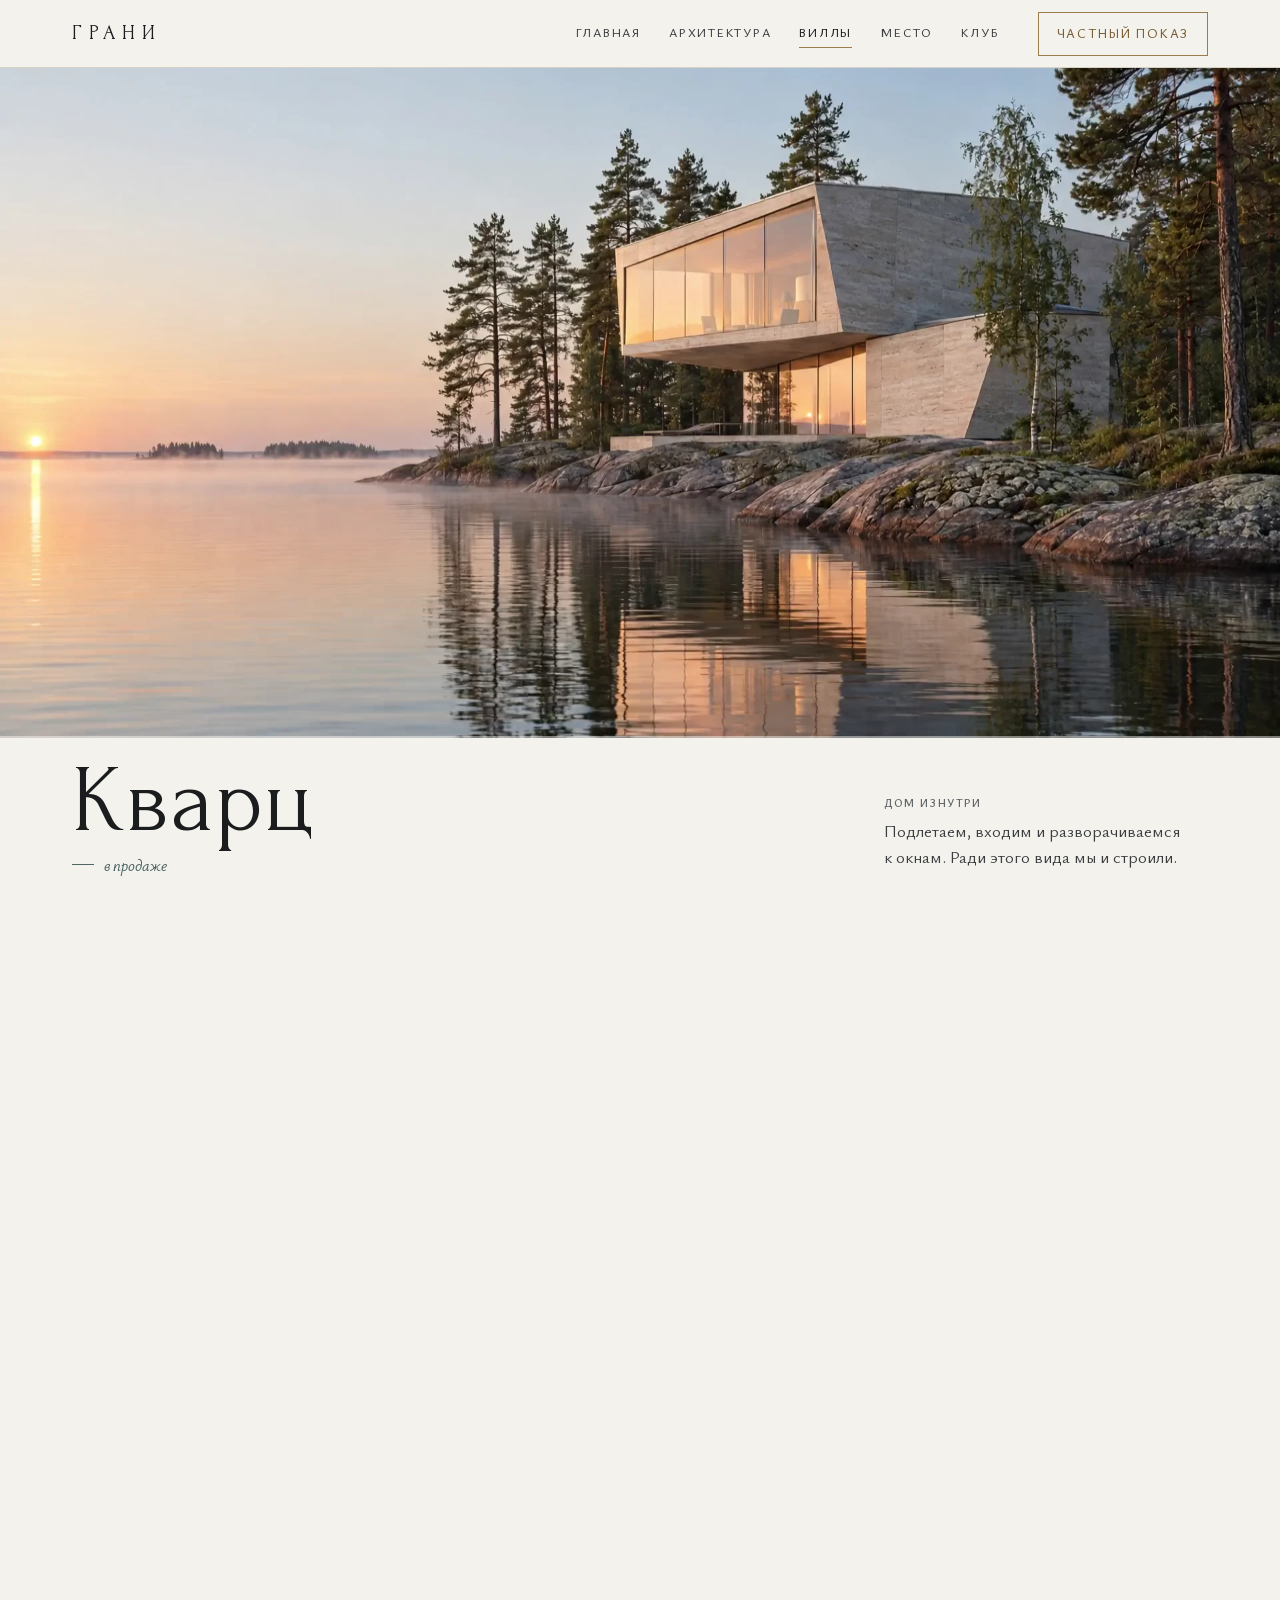
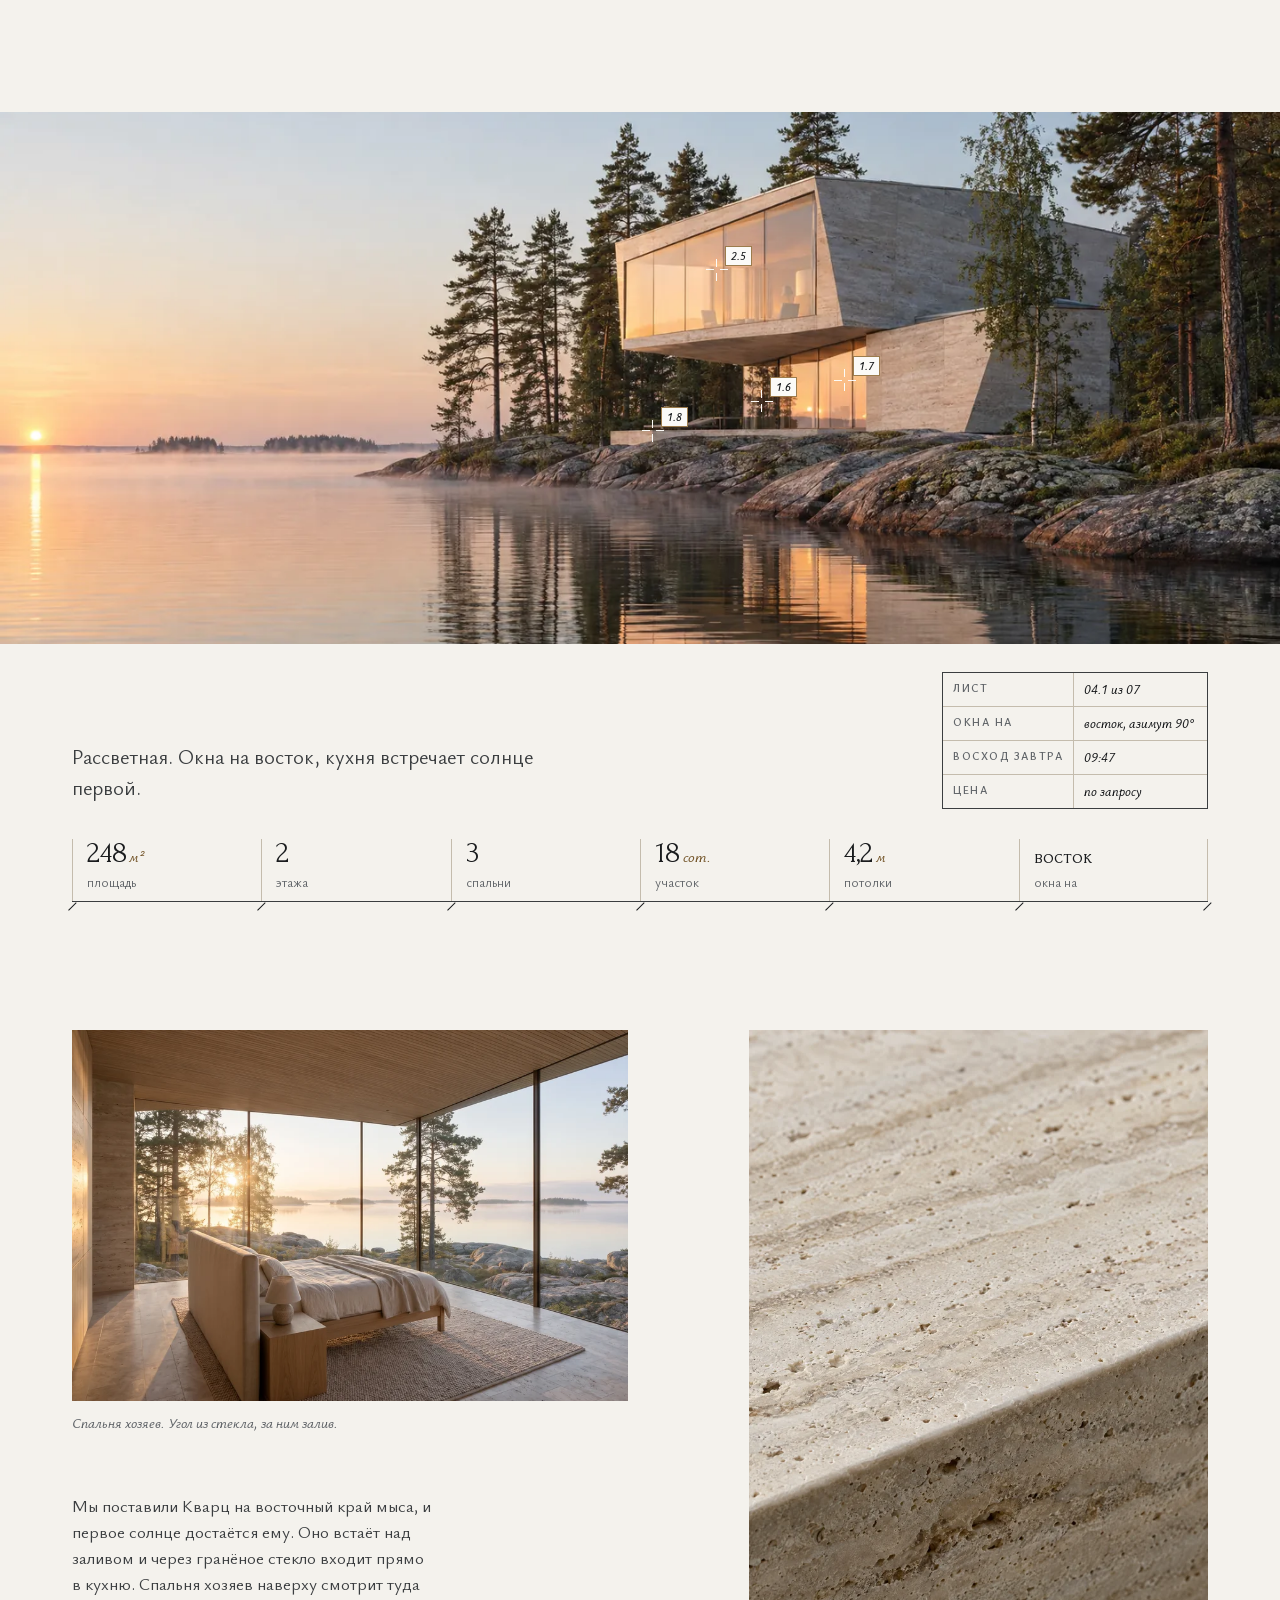
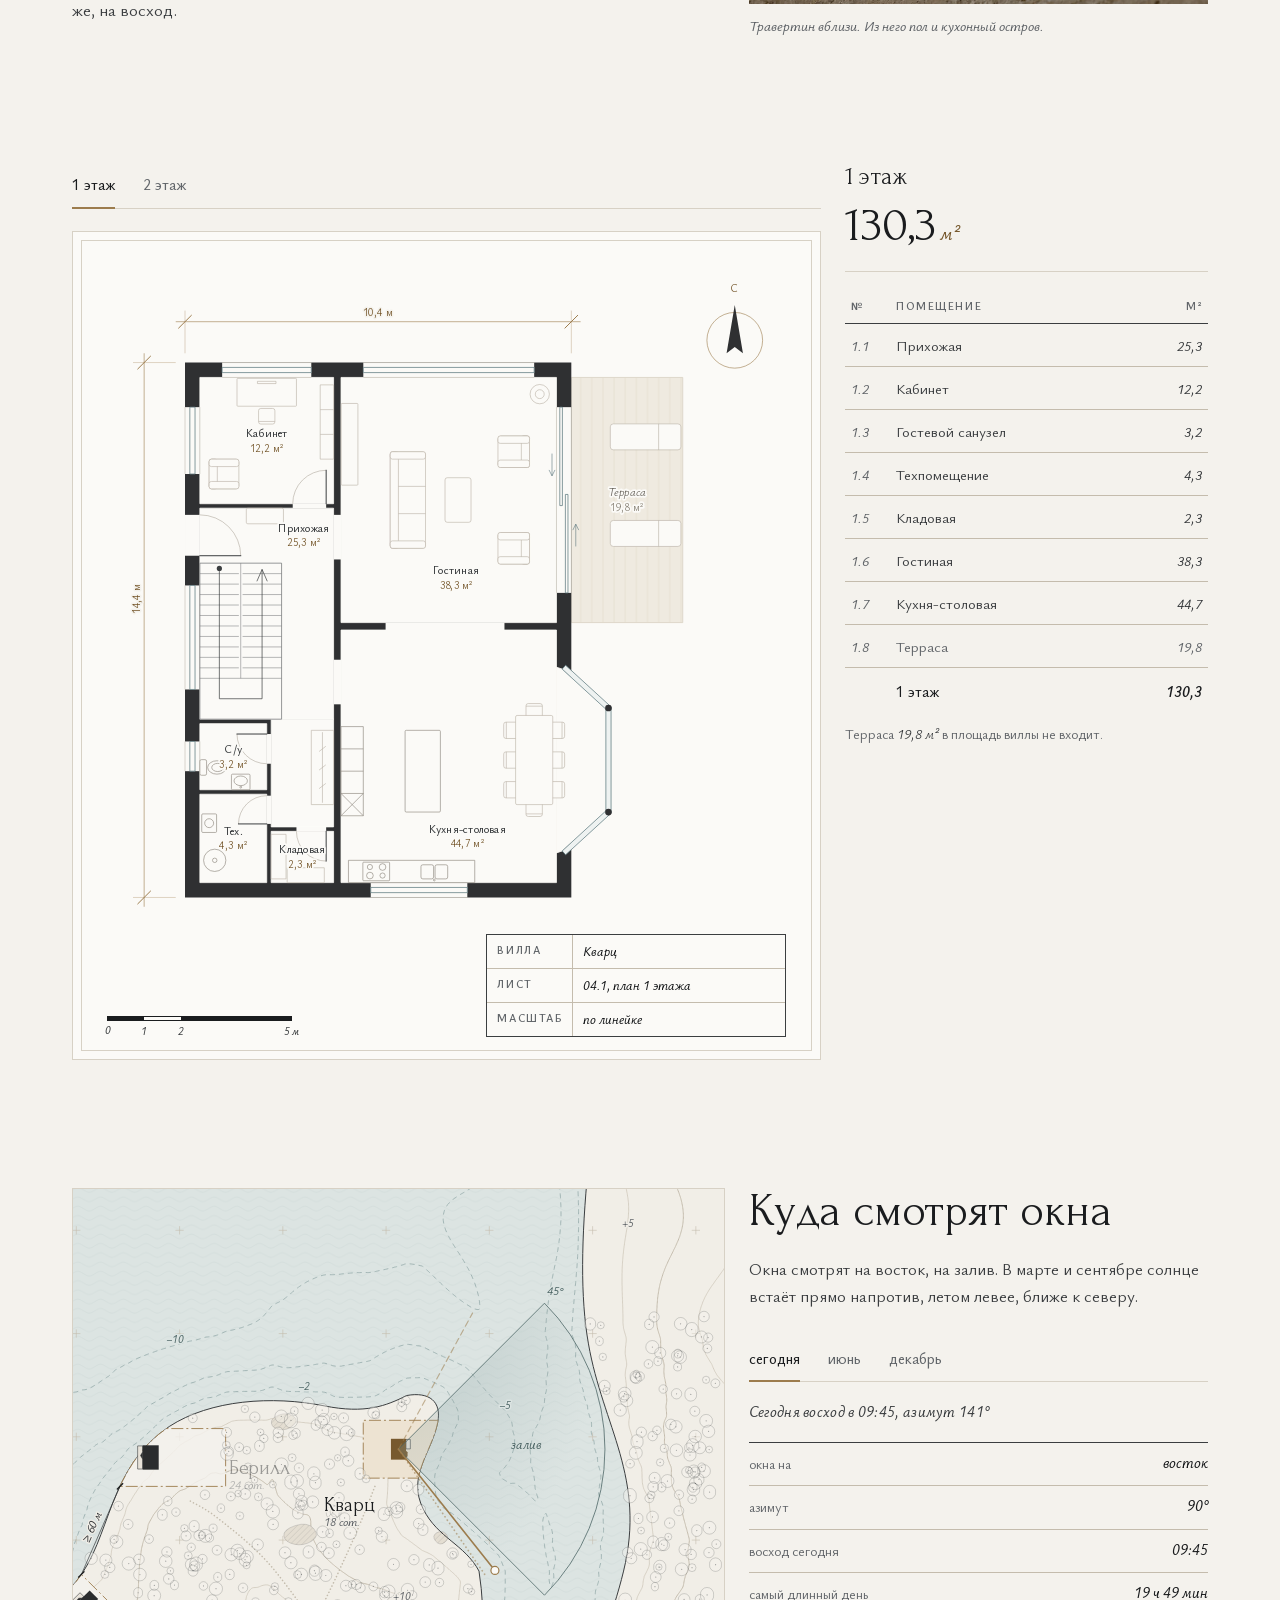
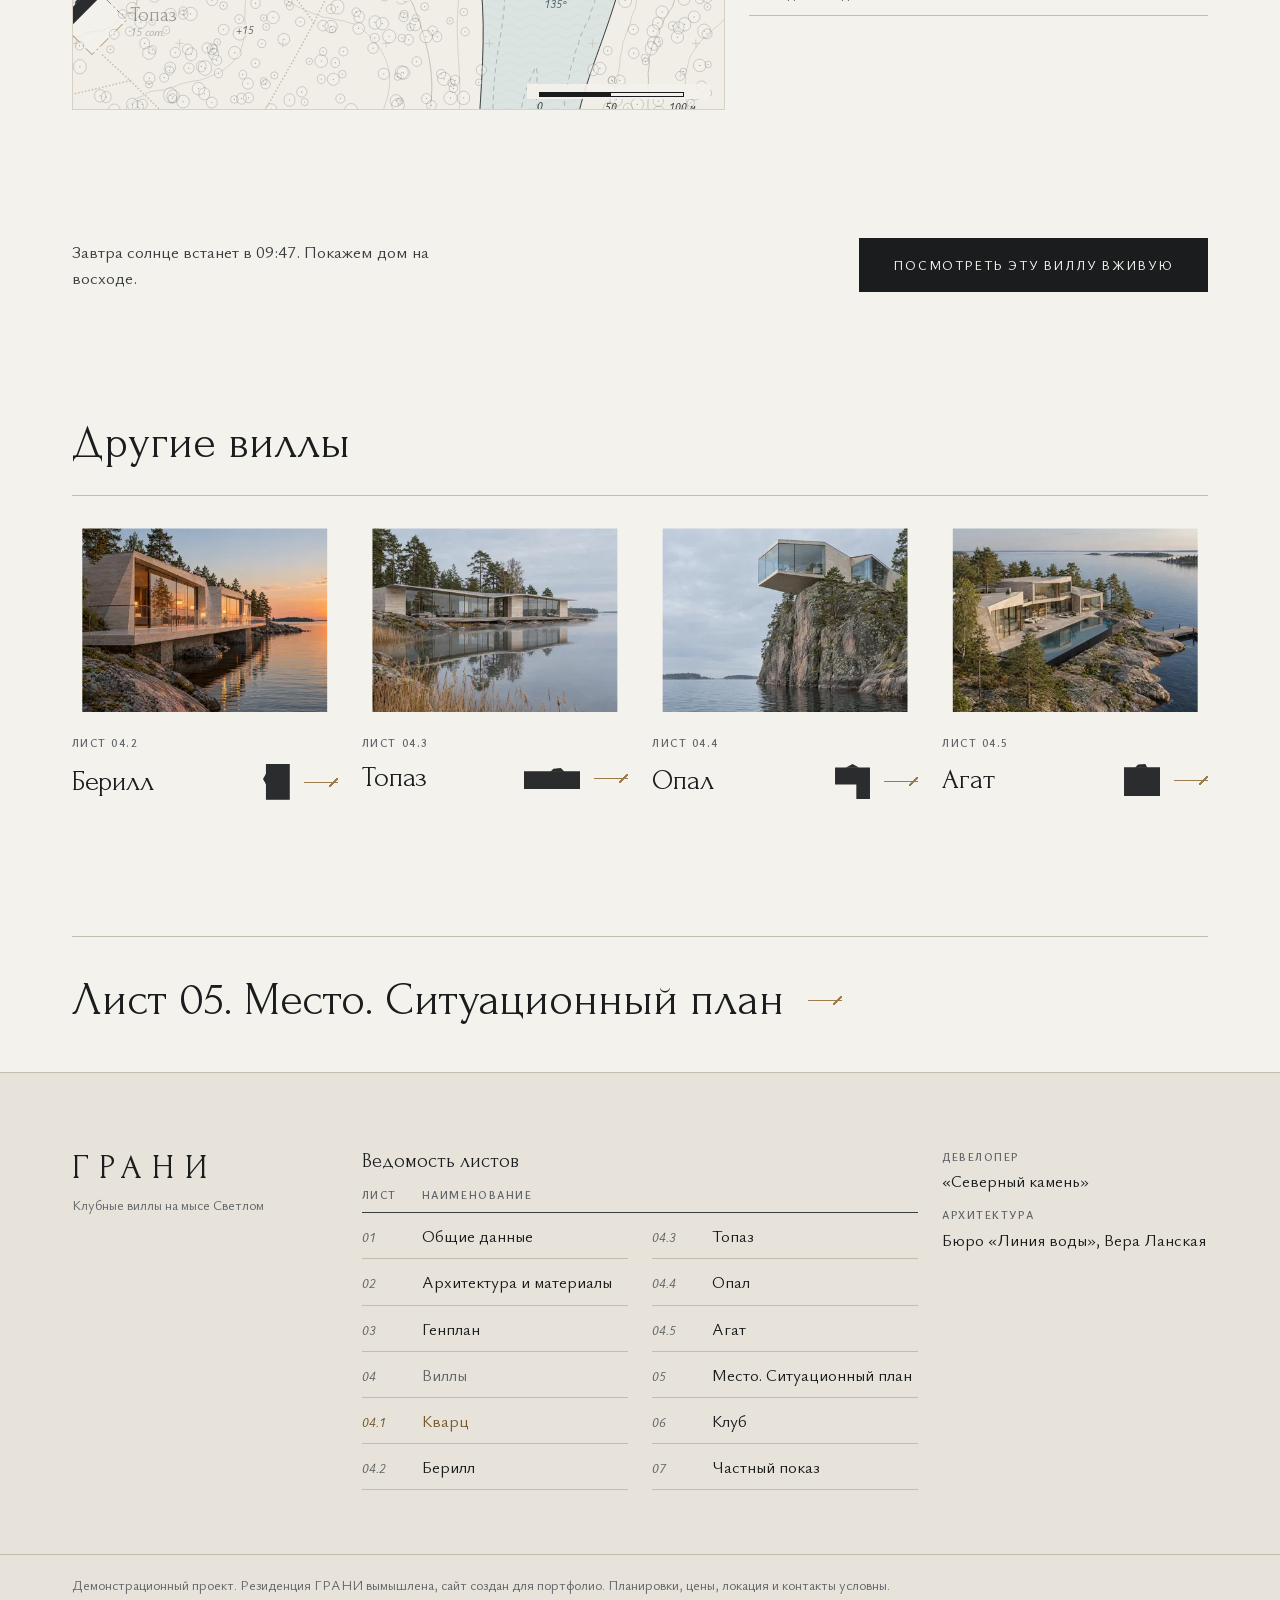
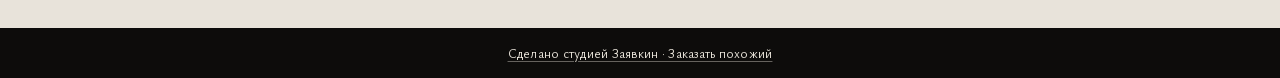
<file: villa.html>
<!doctype html>
<html lang="ru">
<head>
<meta charset="utf-8">
<meta name="robots" content="noindex">
<meta name="viewport" content="width=device-width, initial-scale=1">
<title>Вилла «Кварц» · ГРАНИ</title>
<meta name="description" content="ГРАНИ. Пять вилл из стекла и камня на мысе Светлом. Демо-проект для портфолио.">
<meta name="theme-color" content="#F4F2ED">
<link rel="icon" href="data:image/svg+xml,%3Csvg xmlns='http://www.w3.org/2000/svg' viewBox='0 0 32 32'%3E%3Crect width='32' height='32' fill='%23F4F2ED'/%3E%3Cpath d='M16 4 27 12 23 27H9L5 12z' fill='none' stroke='%239C7C4D' stroke-width='1.6'/%3E%3Cpath d='M5 12h22M16 4 12 12l4 15 4-15z' fill='none' stroke='%239C7C4D' stroke-width='1'/%3E%3C/svg%3E">
<link rel="preload" href="assets/fonts/forum-cyr.woff2" as="font" type="font/woff2" crossorigin>
<link rel="preload" href="assets/fonts/ysabeau-cyr.woff2" as="font" type="font/woff2" crossorigin>
<link rel="stylesheet" href="assets/css/base.css">
<link rel="stylesheet" href="assets/css/plans.css">
<link rel="stylesheet" href="assets/css/pages/villy-genplan.css">
<link rel="stylesheet" href="assets/css/pages/villa.css">
<script src="assets/js/head.js"></script>
</head>
<body data-page="villa">

<div class="veil" aria-hidden="true"><div class="veil__word"><span>Г</span><span>Р</span><span>А</span><span>Н</span><span>И</span></div><div class="veil__bar"><i></i></div></div>

<header class="hdr">
  <a class="hdr__logo" href="index.html" aria-label="ГРАНИ, на главную">ГРАНИ</a>
  <nav class="hdr__nav" aria-label="Разделы">
    <a href="index.html">Главная</a>
    <a href="arhitektura.html">Архитектура</a>
    <a href="villy.html" aria-current="page">Виллы<i class="hdr__mark" aria-hidden="true"></i></a>
    <a href="mesto.html">Место</a>
    <a href="klub.html">Клуб</a>
  </nav>
  <a class="btn btn--line hdr__cta" href="pokaz.html">Частный показ</a>
  <button class="hdr__burger" id="burger" type="button" aria-label="Открыть меню" aria-expanded="false" aria-controls="curtain"><i></i><i></i></button>
</header>

<div class="curtain" id="curtain" hidden>
  <nav aria-label="Листы альбома">
    <ol class="curtain__list">
      <li><a href="index.html"><i>01</i>Главная</a></li>
      <li><a href="arhitektura.html"><i>02</i>Архитектура</a></li>
      <li><a href="villy.html"><i>03</i>Виллы</a>
        <div class="curtain__villas"><a href="villa.html?v=kvarc" aria-current="page"><i>04.1</i>Кварц</a><a href="villa.html?v=berill"><i>04.2</i>Берилл</a><a href="villa.html?v=topaz"><i>04.3</i>Топаз</a><a href="villa.html?v=opal"><i>04.4</i>Опал</a><a href="villa.html?v=agat"><i>04.5</i>Агат</a></div>
      </li>
      <li><a href="mesto.html"><i>05</i>Место</a></li>
      <li><a href="klub.html"><i>06</i>Клуб</a></li>
      <li><a href="pokaz.html"><i>07</i>Частный показ</a></li>
    </ol>
  </nav>
  <p class="curtain__foot cap">Мыс Светлый · показы по записи</p>
</div>

<main id="top">
<!-- Экран 1. Название и пролёт камеры: снаружи через стекло в дом и разворот к виду, видео перематывается
     прокруткой (pages/villa-prolet.js, грузится сразу). Имя и статус подставляет pages/villa.js по ?v=,
     в разметке Кварц (он же для пустого и неверного кода). Скрипт ниже выполняется до первой отрисовки:
     ставит код виллы, постер её пролёта и прячет подписи Кварца, пока модуль не впишет свою виллу. -->
<section class="vfly" id="prolet" aria-labelledby="prolet-h">
  <div class="vfly__pin">
    <div class="vfly__frame">
      <video class="vfly__video" id="vFlyV" muted playsinline preload="none" disablepictureinpicture aria-label="Камера подлетает к вилле, входит в дом и разворачивается к виду из окон"></video>
      <script>(function(){var C=['kvarc','berill','topaz','opal','agat'],c=new URLSearchParams(location.search).get('v');if(C.indexOf(c)<0)c='kvarc';var d=document.documentElement;d.setAttribute('data-v',c);if(c!=='kvarc')d.classList.add('v-wait');document.getElementById('vFlyV').poster='assets/video/prolet-'+c+'-poster'+(matchMedia('(max-width:760px)').matches?'-m':'')+'.webp';})();</script>
      <div class="vfly__bar" aria-hidden="true"><i id="vFlyBar"></i></div>
    </div>
    <div class="wrap grid vfly__cap">
      <div class="vfly__title">
        <h1 class="d1" data-villa="name">Кварц</h1>
        <p class="status" data-villa="status">в продаже</p>
      </div>
      <div class="vfly__txt">
        <h2 class="tech vfly__h" id="prolet-h">Дом изнутри</h2>
        <p class="lead vfly__line">Подлетаем, входим и&nbsp;разворачиваемся к&nbsp;окнам. Ради этого вида мы и&nbsp;строили.</p>
      </div>
    </div>
  </div>
</section>

<!-- Экран 2. Фото снаружи с точками на фасаде, строка характера, штамп и цепочка фактов (DIZAJN 3.4).
     Строку, штамп, цепочку и точки подставляет pages/villa.js по ?v=. Фото ставит скрипт ниже
     по коду, который уже записал скрипт пролёта. Ставит на DOMContentLoaded: к этому моменту модуль
     уже закрепил пролёт, фото стоит на 2–3 экрана ниже, и loading="lazy" не тянет его с первой
     загрузкой (раньше качалось сразу, 0,07–0,4 МБ). Компьютер: 1440 или 1920 по ширине экрана. -->
<section class="vhero" id="villa">
  <div class="vhero__ph" id="vPh">
    <img class="vhero__img" id="vImg" alt="" loading="lazy" decoding="async">
    <script>(function(){var i=document.getElementById('vImg'),b='assets/img/villy/'+document.documentElement.getAttribute('data-v')+'-ext',m=matchMedia('(max-width:760px)').matches;document.addEventListener('DOMContentLoaded',function(){if(!m){i.sizes='100vw';i.srcset=b+'-1440.webp 1440w, '+b+'.webp 1920w';}i.src=b+(m?'-m':'')+'.webp';});})();</script>
    <noscript><img class="vhero__img" src="assets/img/villy/kvarc-ext.webp" alt=""></noscript>
    <div class="vhs" id="vHs"></div>
  </div>
  <div class="vhs-sheet" id="vHsSheet" hidden></div>
  <div class="plate wrap">
    <div class="grid plate__top">
      <p class="lead plate__lead" data-villa="line">Рассветная. Окна на&nbsp;восток, кухня встречает солнце первой.</p>
      <dl class="stamp">
        <div><dt>Лист</dt><dd data-villa="sheet">04.1 из 07</dd></div>
        <div><dt>Окна на</dt><dd data-villa="view">восток, азимут 90°</dd></div>
        <div><dt data-villa="sunk">Восход завтра</dt><dd data-villa="sunv">08:02</dd></div>
        <div><dt>Цена</dt><dd>по запросу</dd></div>
      </dl>
    </div>
    <dl class="chain" data-villa="chain">
      <div><dt>площадь</dt><dd>248<i>м²</i></dd></div>
      <div><dt>этажа</dt><dd>2</dd></div>
      <div><dt>спальни</dt><dd>3</dd></div>
      <div><dt>участок</dt><dd>18<i>сот.</i></dd></div>
      <div><dt>потолки</dt><dd>4,2<i>м</i></dd></div>
      <div><dt>окна на</dt><dd class="is-word">восток</dd></div>
    </dl>
  </div>
</section>

<!-- Экран 3. Галерея и описание -->
<section class="sec wrap" id="galereya" aria-label="Фотографии виллы">
  <div class="gal" id="gal"></div>
  <p class="lead gal__about" data-villa="about">Мы поставили Кварц на&nbsp;восточный край мыса, и&nbsp;первое солнце достаётся ему. Оно встаёт над заливом и&nbsp;через гранёное стекло входит прямо в&nbsp;кухню. Спальня хозяев наверху смотрит туда же, на&nbsp;восход.</p>
</section>

<!-- Экран 4. План: лист чертежа (1–8) из plans.js, табы этажей, экспликация помещений (9–12, липко) -->
<section class="sec wrap" id="plan" aria-labelledby="plan-h">
  <h2 class="vh" id="plan-h">Планы этажей</h2>
  <div class="grid vplan">
    <div class="vplan__draw">
      <div class="vplan__tabs vtabs" role="tablist" aria-label="Этаж" id="vFloors"></div>
      <div class="sheet vplan__sheet">
        <svg id="vPlan" class="vplan__svg"></svg>
        <div class="vplan__foot">
          <span class="scale" id="vScale"><span class="scale__bar"><i style="--w:1" data-v="1"></i><i style="--w:1" data-v="2"></i><i style="--w:3" data-v="5 м"></i></span></span>
          <dl class="stamp vplan__stamp">
            <div><dt>Вилла</dt><dd data-villa="pname">Кварц</dd></div>
            <div><dt>Лист</dt><dd data-villa="psheet">04.1, план 1 этажа</dd></div>
            <div><dt>Масштаб</dt><dd>по линейке</dd></div>
          </dl>
        </div>
      </div>
      <button class="tick-link vplan__open" type="button" id="vOpen">На весь экран</button>
    </div>
    <aside class="vplan__side">
      <div class="vplan__now" aria-live="polite">
        <p class="d3" id="vRoomName">1 этаж</p>
        <p class="num" id="vRoomArea">130,3<i>м²</i></p>
      </div>
      <table class="vplan__t">
        <thead><tr><th scope="col">№</th><th scope="col">Помещение</th><th scope="col" class="r">м²</th></tr></thead>
        <tbody id="vRooms"></tbody>
        <tfoot><tr><td></td><th scope="row" id="vTotalK">1 этаж</th><td class="r" id="vTotal">130,3</td></tr></tfoot>
      </table>
      <p class="cap vplan__deck" id="vDeck"></p>
    </aside>
  </div>
  <div class="vfull" id="vFull" hidden>
    <div class="vfull__bar">
      <div class="vtabs" id="vFullFloors"></div>
      <div class="vfull__zoom"><button type="button" data-z="-1" aria-label="Мельче">−</button><button type="button" data-z="1" aria-label="Крупнее">+</button></div>
      <button class="vfull__x" type="button" aria-label="Закрыть"><i></i><i></i></button>
    </div>
    <div class="vfull__scroll" id="vFullScroll"><svg id="vFullPlan" class="vfull__svg"></svg></div>
  </div>
</section>

<!-- Экран 5. Куда смотрят окна: генплан у виллы, веер, лучи солнца сегодня / июнь / декабрь -->
<section class="sec wrap" id="okna" aria-labelledby="okna-h">
  <div class="grid vokna">
    <div class="vokna__map"><svg id="vMap" class="vokna__svg" aria-label="Вилла на генплане мыса, сектор обзора из окон и направления солнца"></svg>
      <span class="scale vokna__scale" id="vMapScale"><span class="scale__bar"><i style="--w:1" data-v="50"></i><i style="--w:1" data-v="100 м"></i></span></span>
    </div>
    <div class="vokna__txt">
      <h2 class="d2" id="okna-h">Куда смотрят окна</h2>
      <p class="txt" data-villa="okna">Окна смотрят на&nbsp;восток, на&nbsp;залив. В&nbsp;марте и&nbsp;сентябре солнце встаёт прямо напротив, летом левее, ближе к&nbsp;северу.</p>
      <div class="vtabs vokna__tabs" role="tablist" aria-label="День" id="vSunTabs">
        <button type="button" role="tab" aria-selected="true" data-d="today">сегодня</button>
        <button type="button" role="tab" aria-selected="false" data-d="june">июнь</button>
        <button type="button" role="tab" aria-selected="false" data-d="dec">декабрь</button>
      </div>
      <p class="ann vokna__line" id="vSunLine" aria-live="polite"></p>
      <dl class="vokna__t" id="vOknaT"></dl>
    </div>
  </div>
</section>

<!-- Экран 6. Позвать на показ -->
<section class="sec wrap vbook" id="na-pokaz">
  <p class="lead vbook__line" id="vBookLine"></p>
  <a class="btn btn--solid" data-villa="book" href="pokaz.html?v=kvarc">Посмотреть эту виллу вживую</a>
</section>

<!-- Экран 7. Другие виллы: четыре плашки (фото снаружи, лист, имя, силуэт), клик ведёт на виллу -->
<section class="sec wrap" id="drugie" aria-labelledby="drugie-h">
  <h2 class="d2 vnb__h" id="drugie-h">Другие виллы</h2>
  <div class="vnb" id="vNb"></div>
</section>

<nav class="next wrap" aria-label="Следующий лист"><a href="mesto.html" data-villa="next"><span class="d2">Лист 05. Место. Ситуационный план</span></a></nav>
</main>

<footer class="foot">
  <div class="wrap grid foot__grid">
    <div class="foot__brand">
      <p class="foot__logo">ГРАНИ</p>
      <p class="cap">Клубные виллы на мысе Светлом</p>
    </div>
    <nav class="foot__vedom" aria-labelledby="vedom-h">
      <h2 class="foot__h" id="vedom-h">Ведомость листов</h2>
      <p class="vedom__head tech" aria-hidden="true"><span>Лист</span><span>Наименование</span></p>
      <ol class="vedom">
        <li><a href="index.html"><i>01</i>Общие данные</a></li>
        <li><a href="arhitektura.html"><i>02</i>Архитектура и материалы</a></li>
        <li><a href="villy.html"><i>03</i>Генплан</a></li>
        <li class="vedom__grp"><span><i>04</i>Виллы</span></li>
        <li><a href="villa.html?v=kvarc" aria-current="page"><i>04.1</i>Кварц</a></li>
        <li><a href="villa.html?v=berill"><i>04.2</i>Берилл</a></li>
        <li><a href="villa.html?v=topaz"><i>04.3</i>Топаз</a></li>
        <li><a href="villa.html?v=opal"><i>04.4</i>Опал</a></li>
        <li><a href="villa.html?v=agat"><i>04.5</i>Агат</a></li>
        <li><a href="mesto.html"><i>05</i>Место. Ситуационный план</a></li>
        <li><a href="klub.html"><i>06</i>Клуб</a></li>
        <li><a href="pokaz.html"><i>07</i>Частный показ</a></li>
      </ol>
    </nav>
    <dl class="foot__who">
      <div><dt>Девелопер</dt><dd>«Северный камень»</dd></div>
      <div><dt>Архитектура</dt><dd>Бюро «Линия воды», Вера Ланская</dd></div>
    </dl>
  </div>
  <p class="wrap foot__demo cap">Демонстрационный проект. Резиденция ГРАНИ вымышлена, сайт создан для портфолио. Планировки, цены, локация и контакты условны.</p>
</footer>

<script src="assets/js/gsap.min.js" defer></script>
<script src="assets/js/ScrollTrigger.min.js" defer></script>
<script src="assets/js/lenis.min.js" defer></script>
<script type="module" src="assets/js/pages/villa.js"></script>
<!-- Плашка студии (слово Саши 29.10). Ведёт на https://zayavkins.ru/sajty (живёт с многостраничником). На github.io до выкладки стоит /#sajty -->
<aside class="zv-plashka" aria-label="Студия Заявкин"><a href="https://zayavkins.ru/sajty">Сделано студией Заявкин · Заказать похожий</a></aside>
<style>.zv-plashka{position:relative;z-index:5;background:#0D0C0B;color:#E9E4DA;text-align:center;padding:16px;font-size:13px;line-height:1.4;letter-spacing:.02em}.zv-plashka a{color:inherit;text-decoration:underline;text-underline-offset:3px;text-decoration-color:rgba(233,228,218,.4);display:inline-block;padding:12px 4px;margin:-12px 0}.zv-plashka a:hover,.zv-plashka a:focus-visible{text-decoration-color:currentColor}</style>
</body>
</html>
</file>
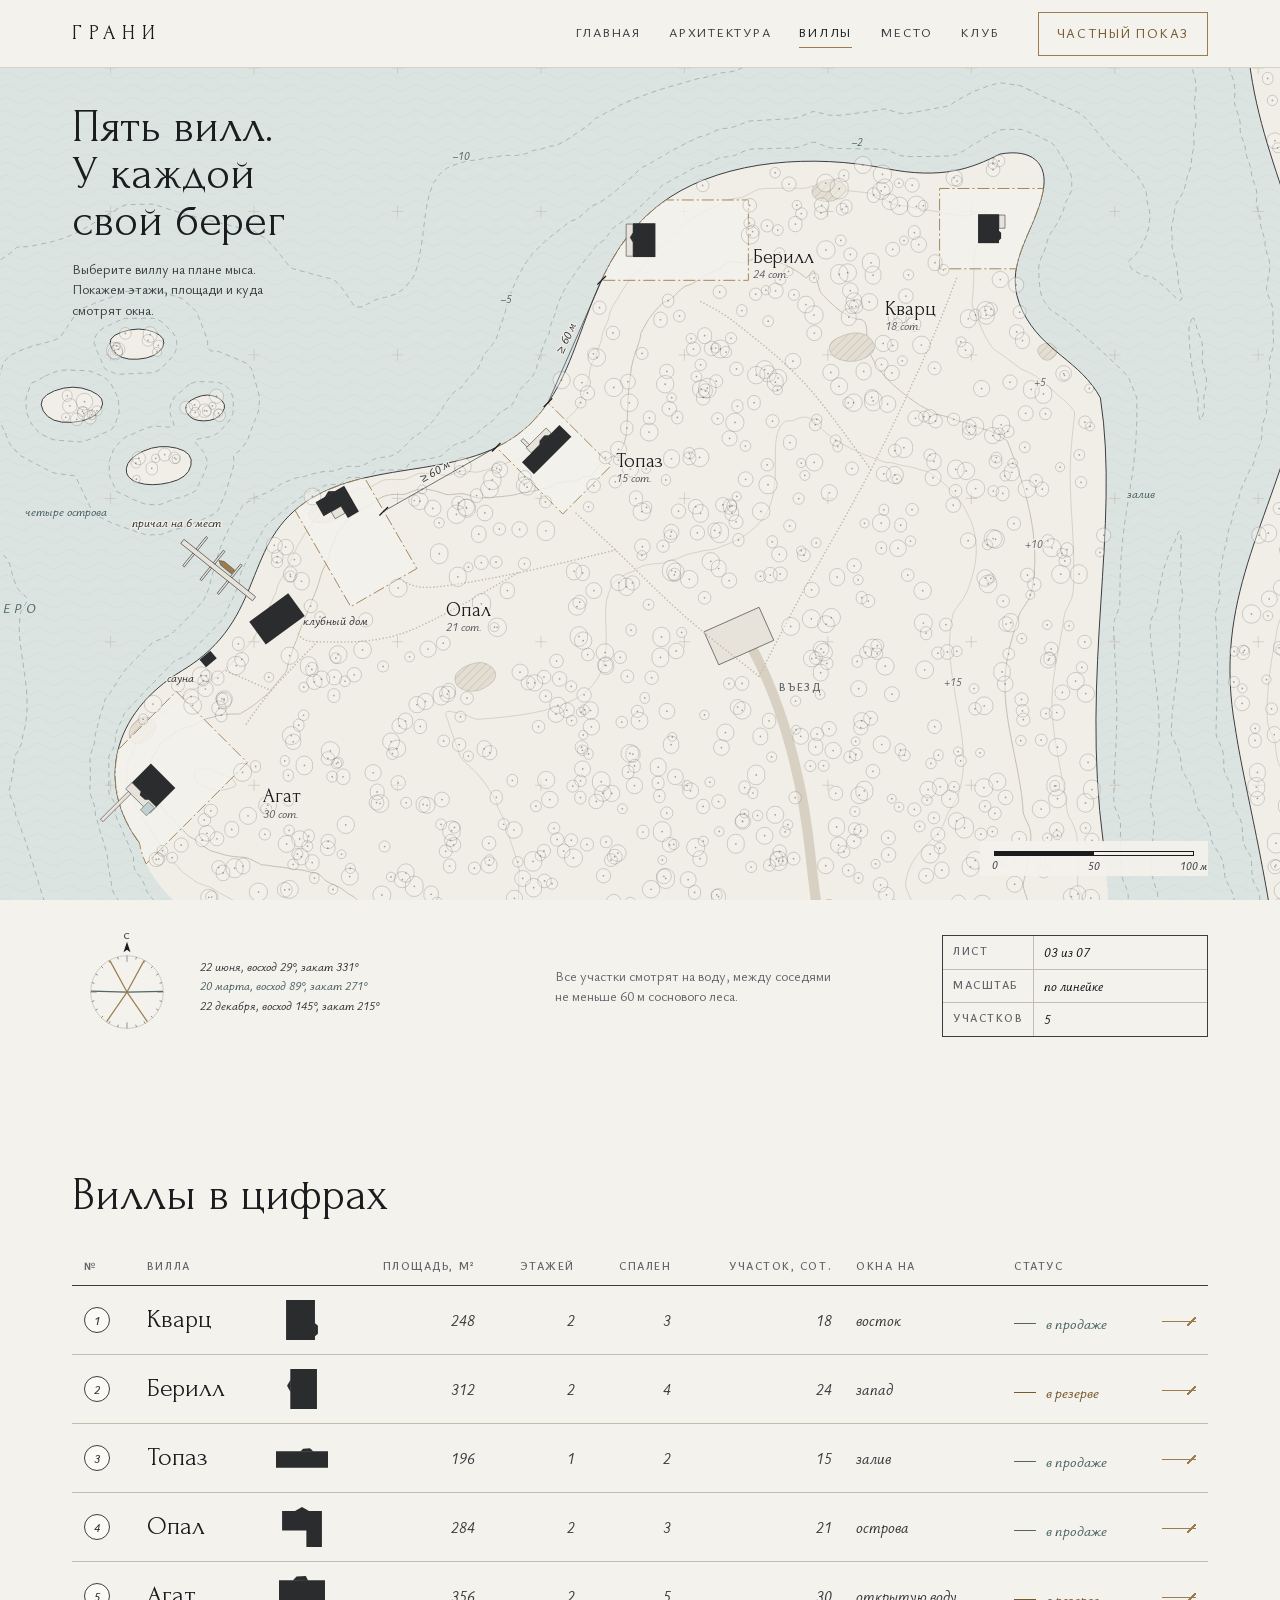
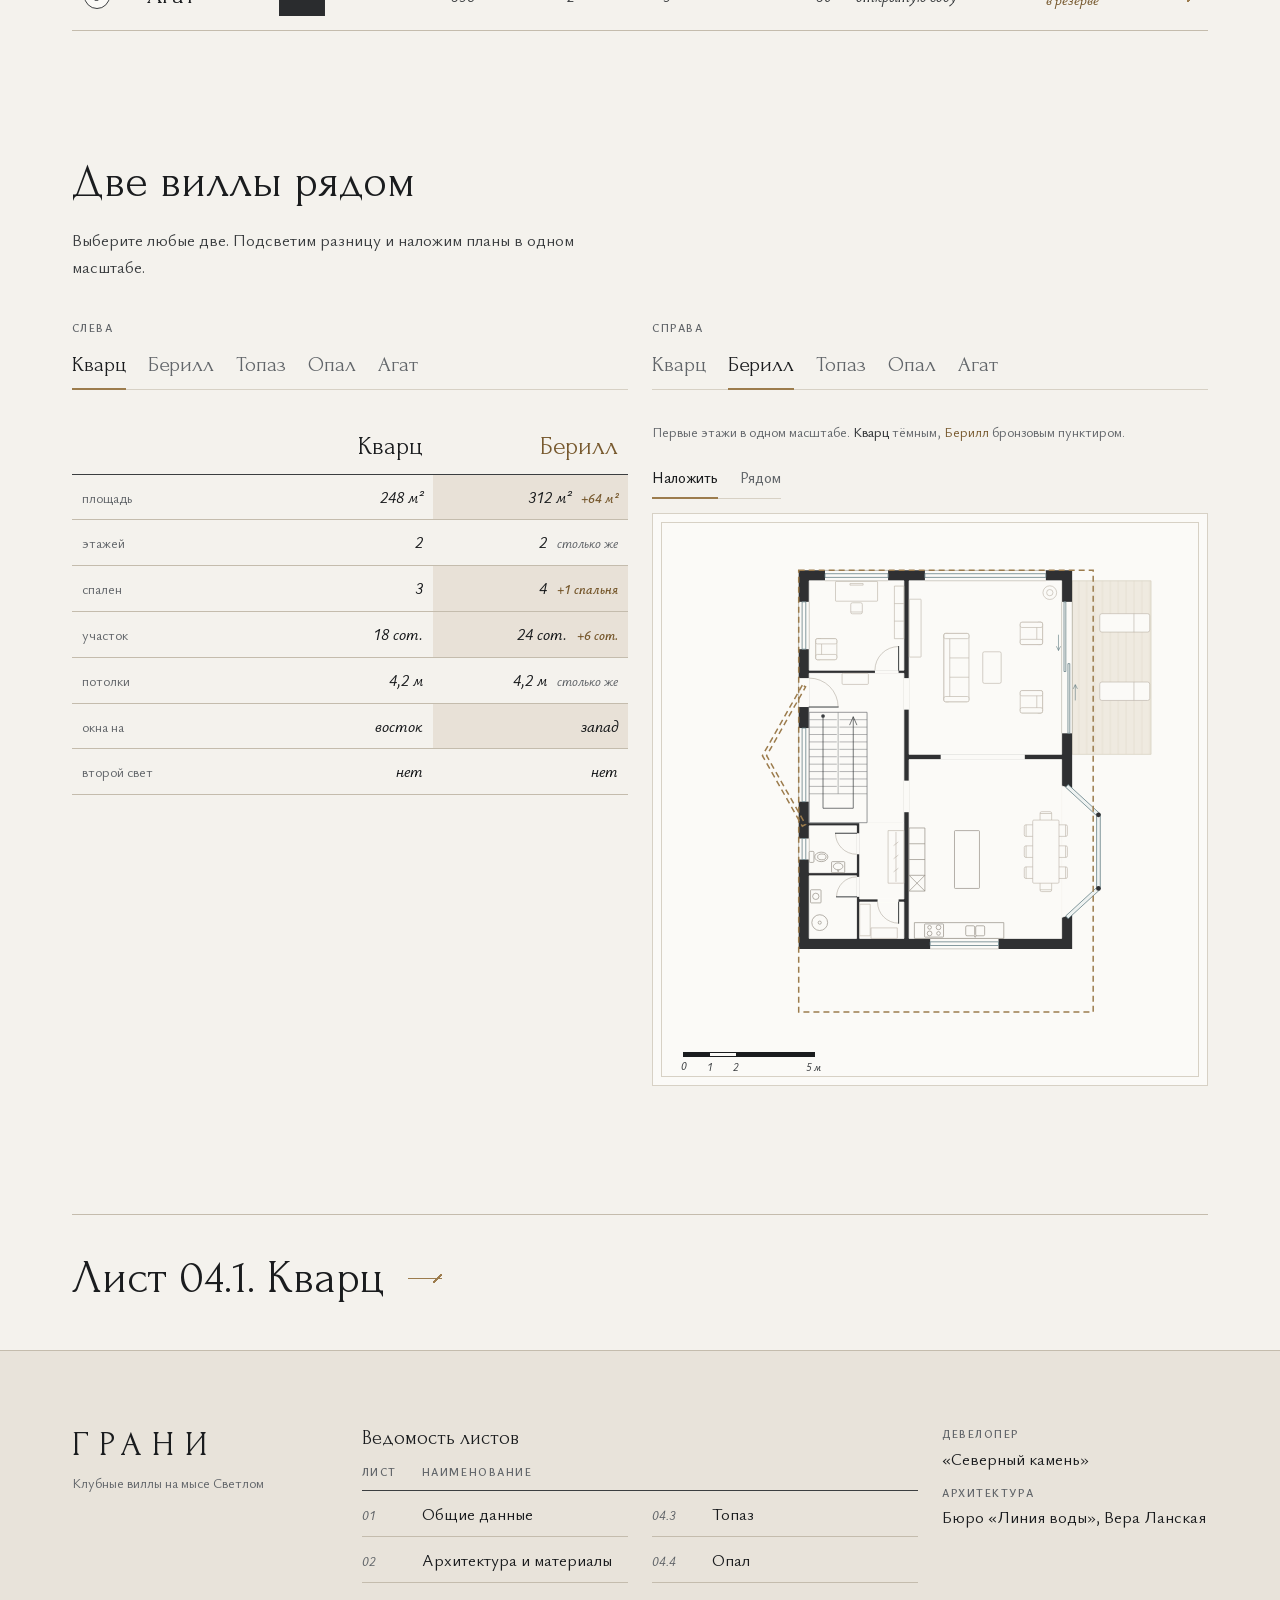
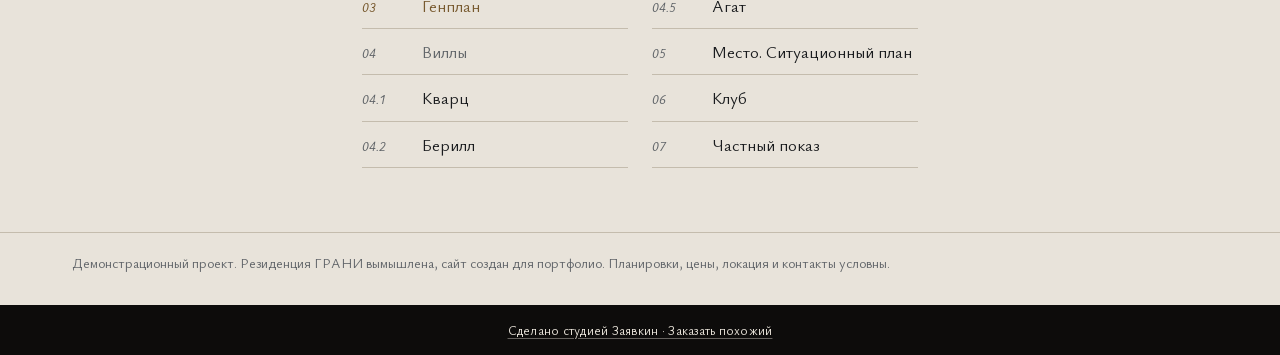
<file: villy.html>
<!doctype html>
<html lang="ru">
<head>
<meta charset="utf-8">
<meta name="robots" content="noindex">
<meta name="viewport" content="width=device-width, initial-scale=1">
<title>Виллы и генплан · ГРАНИ</title>
<meta name="description" content="ГРАНИ. Пять вилл из стекла и камня на мысе Светлом. Демо-проект для портфолио.">
<meta name="theme-color" content="#F4F2ED">
<link rel="icon" href="data:image/svg+xml,%3Csvg xmlns='http://www.w3.org/2000/svg' viewBox='0 0 32 32'%3E%3Crect width='32' height='32' fill='%23F4F2ED'/%3E%3Cpath d='M16 4 27 12 23 27H9L5 12z' fill='none' stroke='%239C7C4D' stroke-width='1.6'/%3E%3Cpath d='M5 12h22M16 4 12 12l4 15 4-15z' fill='none' stroke='%239C7C4D' stroke-width='1'/%3E%3C/svg%3E">
<link rel="preload" href="assets/fonts/forum-cyr.woff2" as="font" type="font/woff2" crossorigin>
<link rel="preload" href="assets/fonts/ysabeau-cyr.woff2" as="font" type="font/woff2" crossorigin>
<link rel="stylesheet" href="assets/css/base.css">
<link rel="stylesheet" href="assets/css/plans.css">
<link rel="stylesheet" href="assets/css/pages/villy-genplan.css">
<link rel="stylesheet" href="assets/css/pages/villy.css">
<script src="assets/js/head.js"></script>
</head>
<body data-page="villy">

<div class="veil" aria-hidden="true"><div class="veil__word"><span>Г</span><span>Р</span><span>А</span><span>Н</span><span>И</span></div><div class="veil__bar"><i></i></div></div>

<header class="hdr">
  <a class="hdr__logo" href="index.html" aria-label="ГРАНИ, на главную">ГРАНИ</a>
  <nav class="hdr__nav" aria-label="Разделы">
    <a href="index.html">Главная</a>
    <a href="arhitektura.html">Архитектура</a>
    <a href="villy.html" aria-current="page">Виллы<i class="hdr__mark" aria-hidden="true"></i></a>
    <a href="mesto.html">Место</a>
    <a href="klub.html">Клуб</a>
  </nav>
  <a class="btn btn--line hdr__cta" href="pokaz.html">Частный показ</a>
  <button class="hdr__burger" id="burger" type="button" aria-label="Открыть меню" aria-expanded="false" aria-controls="curtain"><i></i><i></i></button>
</header>

<div class="curtain" id="curtain" hidden>
  <nav aria-label="Листы альбома">
    <ol class="curtain__list">
      <li><a href="index.html"><i>01</i>Главная</a></li>
      <li><a href="arhitektura.html"><i>02</i>Архитектура</a></li>
      <li><a href="villy.html" aria-current="page"><i>03</i>Виллы</a>
        <div class="curtain__villas"><a href="villa.html?v=kvarc"><i>04.1</i>Кварц</a><a href="villa.html?v=berill"><i>04.2</i>Берилл</a><a href="villa.html?v=topaz"><i>04.3</i>Топаз</a><a href="villa.html?v=opal"><i>04.4</i>Опал</a><a href="villa.html?v=agat"><i>04.5</i>Агат</a></div>
      </li>
      <li><a href="mesto.html"><i>05</i>Место</a></li>
      <li><a href="klub.html"><i>06</i>Клуб</a></li>
      <li><a href="pokaz.html"><i>07</i>Частный показ</a></li>
    </ol>
  </nav>
  <p class="curtain__foot cap">Мыс Светлый · показы по записи</p>
</div>

<main id="top">
<!-- Экран 1. Генплан на весь экран (DIZAJN 3.3). Карту рисует pages/villy-genplan.js -->
<section class="gpx" id="genplan" aria-labelledby="gp-h">
  <div class="gpx__map">
    <svg class="gpx__svg" id="gp" aria-label="Генплан мыса Светлого: пять участков, клуб и причал"></svg>
    <div class="gpx__head">
      <h1 class="d2" id="gp-h">Пять вилл. У&nbsp;каждой свой берег</h1>
      <p class="cap">Выберите виллу на плане мыса. Покажем этажи, площади и&nbsp;куда смотрят окна.</p>
    </div>
    <div class="gpx__scale"><span class="scale" id="gpScale"><span class="scale__bar"><i style="--w:1" data-v="50"></i><i style="--w:1" data-v="100 м"></i></span></span></div>
  </div>
  <!-- подпись листа под картой: солнечная диаграмма, примечание, штамп (основная надпись внизу справа, как на чертеже) -->
  <div class="gpx__strip wrap grid">
    <figure class="gpx__sun" aria-labelledby="sun-cap">
      <svg class="gpx__rose" id="gpRose" viewBox="-60 -74 120 134" aria-hidden="true"></svg>
      <figcaption class="gpx__legend" id="sun-cap"></figcaption>
    </figure>
    <p class="gpx__note cap">Все участки смотрят на&nbsp;воду, между соседями не&nbsp;меньше 60&nbsp;м соснового леса.</p>
    <dl class="stamp gpx__stamp">
      <div><dt>Лист</dt><dd>03 из 07</dd></div>
      <div><dt>Масштаб</dt><dd>по линейке</dd></div>
      <div><dt>Участков</dt><dd>5</dd></div>
    </dl>
  </div>
  <!-- телефон: касание участка открывает панель -->
  <div class="gpx__panel" id="gpPanel" hidden>
    <div class="gpx__panel-in">
      <p class="d3" data-p="name"></p>
      <p class="ann" data-p="facts"></p>
      <div class="gpx__panel-ph" data-p="ph"></div>
      <a class="tick-link" data-p="go" href="villa.html">Открыть виллу</a>
      <button class="gpx__panel-x" type="button" aria-label="Закрыть"><i></i><i></i></button>
    </div>
  </div>
</section>

<!-- Экран 2. Экспликация вилл (DIZAJN 3.3, экран 2) -->
<section class="sec wrap" id="eksplikaciya" aria-labelledby="eks-h">
  <h2 class="d2 eks__h" id="eks-h">Виллы в цифрах</h2>
  <div class="eks" id="eks">
    <table class="eks__t">
      <thead><tr><th scope="col">№</th><th scope="col">Вилла</th><th scope="col"><span class="vh">Силуэт</span></th><th scope="col" class="num">Площадь, м²</th><th scope="col" class="num">Этажей</th><th scope="col" class="num">Спален</th><th scope="col" class="num">Участок, сот.</th><th scope="col">Окна на</th><th scope="col">Статус</th><th scope="col"><span class="vh">Открыть</span></th></tr></thead>
      <tbody id="eksBody"></tbody>
    </table>
    <div class="eks__ph" id="eksPh" aria-hidden="true"><img alt="" id="eksImg"></div>
  </div>
</section>

<!-- Экран 3. Сравнение двух вилл (фича 3) -->
<section class="sec wrap" id="sravnenie" aria-labelledby="cmp-h">
  <div class="cmp__head">
    <h2 class="d2" id="cmp-h">Две виллы рядом</h2>
    <p class="txt">Выберите любые две. Подсветим разницу и&nbsp;наложим планы в&nbsp;одном масштабе.</p>
  </div>
  <div class="cmp" id="cmp">
    <div class="cmp__pick">
      <div class="cmp__tabs" role="radiogroup" aria-label="Слева" data-side="a"><span class="tech">Слева</span></div>
      <div class="cmp__tabs" role="radiogroup" aria-label="Справа" data-side="b"><span class="tech">Справа</span></div>
    </div>
    <table class="cmp__t" aria-live="polite">
      <thead><tr><th scope="col"><span class="vh">Параметр</span></th><th scope="col" data-c="a"></th><th scope="col" data-c="b"></th></tr></thead>
      <tbody id="cmpBody"></tbody>
    </table>
    <p class="cmp__same cap" id="cmpSame" hidden>Выберите справа другую виллу.</p>
    <div class="cmp__plans">
      <div class="cmp__bar">
        <p class="cap">Первые этажи в&nbsp;одном масштабе. <span id="cmpLegend"></span></p>
        <div class="cmp__mode" role="radiogroup" aria-label="Как показать планы">
          <button type="button" role="radio" aria-checked="true" data-m="over">Наложить</button>
          <button type="button" role="radio" aria-checked="false" data-m="side">Рядом</button>
        </div>
      </div>
      <div class="sheet cmp__sheet is-over" id="cmpSheet">
        <div class="cmp__fig"><svg id="cmpA" class="cmp__svg cmp__svg--a"></svg></div>
        <div class="cmp__fig"><svg id="cmpB" class="cmp__svg cmp__svg--b"></svg></div>
        <span class="scale cmp__scale" id="cmpScale"><span class="scale__bar"><i style="--w:1" data-v="1"></i><i style="--w:1" data-v="2"></i><i style="--w:3" data-v="5 м"></i></span></span>
      </div>
    </div>
  </div>
</section>

<nav class="next wrap" aria-label="Следующий лист"><a href="villa.html?v=kvarc"><span class="d2">Лист 04.1. Кварц</span></a></nav>
</main>

<footer class="foot">
  <div class="wrap grid foot__grid">
    <div class="foot__brand">
      <p class="foot__logo">ГРАНИ</p>
      <p class="cap">Клубные виллы на мысе Светлом</p>
    </div>
    <nav class="foot__vedom" aria-labelledby="vedom-h">
      <h2 class="foot__h" id="vedom-h">Ведомость листов</h2>
      <p class="vedom__head tech" aria-hidden="true"><span>Лист</span><span>Наименование</span></p>
      <ol class="vedom">
        <li><a href="index.html"><i>01</i>Общие данные</a></li>
        <li><a href="arhitektura.html"><i>02</i>Архитектура и материалы</a></li>
        <li><a href="villy.html" aria-current="page"><i>03</i>Генплан</a></li>
        <li class="vedom__grp"><span><i>04</i>Виллы</span></li>
        <li><a href="villa.html?v=kvarc"><i>04.1</i>Кварц</a></li>
        <li><a href="villa.html?v=berill"><i>04.2</i>Берилл</a></li>
        <li><a href="villa.html?v=topaz"><i>04.3</i>Топаз</a></li>
        <li><a href="villa.html?v=opal"><i>04.4</i>Опал</a></li>
        <li><a href="villa.html?v=agat"><i>04.5</i>Агат</a></li>
        <li><a href="mesto.html"><i>05</i>Место. Ситуационный план</a></li>
        <li><a href="klub.html"><i>06</i>Клуб</a></li>
        <li><a href="pokaz.html"><i>07</i>Частный показ</a></li>
      </ol>
    </nav>
    <dl class="foot__who">
      <div><dt>Девелопер</dt><dd>«Северный камень»</dd></div>
      <div><dt>Архитектура</dt><dd>Бюро «Линия воды», Вера Ланская</dd></div>
    </dl>
  </div>
  <p class="wrap foot__demo cap">Демонстрационный проект. Резиденция ГРАНИ вымышлена, сайт создан для портфолио. Планировки, цены, локация и контакты условны.</p>
</footer>

<script src="assets/js/gsap.min.js" defer></script>
<script src="assets/js/ScrollTrigger.min.js" defer></script>
<script src="assets/js/lenis.min.js" defer></script>
<script type="module" src="assets/js/pages/villy.js"></script>
<!-- Плашка студии (слово Саши 29.10). Ведёт на https://zayavkins.ru/sajty (живёт с многостраничником). На github.io до выкладки стоит /#sajty -->
<aside class="zv-plashka" aria-label="Студия Заявкин"><a href="https://zayavkins.ru/sajty">Сделано студией Заявкин · Заказать похожий</a></aside>
<style>.zv-plashka{position:relative;z-index:5;background:#0D0C0B;color:#E9E4DA;text-align:center;padding:16px;font-size:13px;line-height:1.4;letter-spacing:.02em}.zv-plashka a{color:inherit;text-decoration:underline;text-underline-offset:3px;text-decoration-color:rgba(233,228,218,.4);display:inline-block;padding:12px 4px;margin:-12px 0}.zv-plashka a:hover,.zv-plashka a:focus-visible{text-decoration-color:currentColor}</style>
</body>
</html>
</file>
<file: assets/css/base.css>
/* ГРАНИ v2 — общая система всех страниц. Подключается первой, до стилей страницы.
   Разделы: 1 шрифты и токены · 2 база и сетка · 3 типографика · 4 детали чертежа ·
   5 кнопки и ссылки · 6 шапка · 7 шторка · 8 первый экран листа, разделы, заглушки ·
   9 следующий лист · 10 подвал · 11 прелоадер · 12 переход «Грань» · 13 телефон · 14 reduced-motion.
   Стили конкретной страницы живут в assets/css/pages/<страница>.css, сюда не кладутся. */

/* ---------- 1. шрифты и токены ---------- */
@font-face{font-family:"Forum";src:url(../fonts/forum-cyr.woff2) format("woff2");font-display:swap;unicode-range:U+0301,U+0400-045F,U+0490-0491,U+04B0-04B1,U+2116}
@font-face{font-family:"Forum";src:url(../fonts/forum-lat.woff2) format("woff2");font-display:swap;unicode-range:U+0000-00FF,U+0131,U+0152-0153,U+02BB-02BC,U+02C6,U+02DA,U+02DC,U+0304,U+0308,U+0329,U+2000-206F,U+20AC,U+2122,U+2191,U+2193,U+2212,U+2215,U+FEFF,U+FFFD}
@font-face{font-family:"Ysabeau";src:url(../fonts/ysabeau-cyr.woff2) format("woff2");font-weight:300 700;font-display:swap;unicode-range:U+0301,U+0400-045F,U+0490-0491,U+04B0-04B1,U+2116}
@font-face{font-family:"Ysabeau";src:url(../fonts/ysabeau-lat.woff2) format("woff2");font-weight:300 700;font-display:swap;unicode-range:U+0000-00FF,U+0131,U+0152-0153,U+02BB-02BC,U+02C6,U+02DA,U+02DC,U+0304,U+0308,U+0329,U+2000-206F,U+20AC,U+2122,U+2191,U+2193,U+2212,U+2215,U+FEFF,U+FFFD}
@font-face{font-family:"Ysabeau";font-style:italic;src:url(../fonts/ysabeau-it-cyr.woff2) format("woff2");font-weight:300 700;font-display:swap;unicode-range:U+0301,U+0400-045F,U+0490-0491,U+04B0-04B1,U+2116}
@font-face{font-family:"Ysabeau";font-style:italic;src:url(../fonts/ysabeau-it-lat.woff2) format("woff2");font-weight:300 700;font-display:swap;unicode-range:U+0000-00FF,U+0131,U+0152-0153,U+2000-206F,U+2212,U+FEFF,U+FFFD}

:root{
  /* палитра v1 */
  --bg:#F4F2ED; --surface:#FBFAF7; --sand:#E8E3DA; --line:#D7D1C5; --line-2:#C4BCAD;
  --ink:#1A1C1E; --ink-2:#3B3E40; --muted:#62666A;
  --bronze:#9C7C4D; --bronze-ink:#77592E; --glass:#8FA6A6; --glass-ink:#4F6767;
  /* добавлено в v2 (DIZAJN 2.5) */
  --water:#DCE4E2; --water-2:#CBD8D5; --hatch-bg:#E4DED2; --poche:#2A2C2E;
  --furn:rgba(59,62,64,.42); --sel:rgba(156,124,77,.14); --pool:#BFD0CE;
  --ff-d:"Forum",Georgia,serif;
  --ff-t:"Ysabeau","Gill Sans",Optima,sans-serif;
  /* сетка (DIZAJN 2.3): 12 колонок, на телефоне 4 */
  --gut:clamp(20px,5.6vw,96px); --gap:24px; --max:1360px; --cols:12;
  --hdr:68px;
  --sec:clamp(120px,10vw,160px);
  /* движение (DIZAJN 2.7) */
  --ease-out:cubic-bezier(.16,1,.3,1); --ease-io:cubic-bezier(.65,0,.25,1);
  color-scheme:light;
}

/* ---------- 2. база и сетка ---------- */
*,*::before,*::after{box-sizing:border-box}
html{-webkit-text-size-adjust:100%;scrollbar-color:var(--line-2) var(--bg);font-synthesis:none}
html.lenis,html.lenis body{height:auto}
.lenis.lenis-smooth{scroll-behavior:auto!important}
.lenis.lenis-smooth [data-lenis-prevent]{overscroll-behavior:contain}
.lenis.lenis-stopped{overflow:hidden}
body{margin:0;background:var(--bg);color:var(--ink);font:400 17px/1.6 var(--ff-t);-webkit-font-smoothing:antialiased}
img,video,svg,canvas{display:block;max-width:100%}
img{height:auto}
a{color:inherit;text-decoration:none}
p,h1,h2,h3,h4,figure,dl,dd,ol,ul{margin:0}
h1,h2,h3,h4{font-weight:400}
ol,ul{padding:0;list-style:none}
button,input,select,textarea{font:inherit;color:inherit}
::selection{background:var(--bronze);color:var(--surface)}
:focus-visible{outline:1.5px solid var(--bronze);outline-offset:4px}
[hidden]{display:none!important}
.vh{position:absolute!important;width:1px;height:1px;overflow:hidden;clip-path:inset(50%);white-space:nowrap}
main{position:relative;z-index:1;display:block;padding-top:var(--hdr)}

.wrap{width:100%;max-width:calc(var(--max) + var(--gut)*2);margin-inline:auto;padding-inline:var(--gut)}
.grid{display:grid;grid-template-columns:repeat(var(--cols),minmax(0,1fr));column-gap:var(--gap)}

/* ---------- 3. типографика (DIZAJN 2.4) ----------
   Forum только заголовки и одиночные крупные числа. Столбцы цифр только Ysabeau.
   Капс (.tech, .btn) только в штампе, осях, меню, кнопках и шапках таблиц. */
.brand{font:400 clamp(4.5rem,12vw,11rem)/.82 var(--ff-d);letter-spacing:.06em;margin-left:-.04em}
.d1{font:400 clamp(3.4rem,7.4vw,7.25rem)/.88 var(--ff-d);letter-spacing:.015em;text-wrap:balance}
.d2{font:400 clamp(2.2rem,3.6vw,3.6rem)/1.02 var(--ff-d);text-wrap:balance}
.d3{font:400 clamp(1.45rem,1.9vw,1.9rem)/1.08 var(--ff-d)}
.num{font:400 clamp(2.6rem,3.8vw,3.6rem)/1 var(--ff-d)}
.num i,.unit{font:italic 500 max(.4em,12px)/1 var(--ff-t);color:var(--bronze-ink);margin-left:.18em}
.lead{font-size:clamp(1.08rem,1.25vw,1.22rem);line-height:1.5;color:var(--ink-2);max-width:36ch}
.txt{font-size:17px;line-height:1.6;color:var(--ink-2);max-width:60ch}
.cap{font-size:14px;line-height:1.45;color:var(--muted)}
.ann{font:italic 500 12px/1.2 var(--ff-t);letter-spacing:.02em;color:var(--ink-2)}
.tech{font:600 11px/1.3 var(--ff-t);letter-spacing:.14em;text-transform:uppercase;color:var(--muted)}
.lm{display:block;overflow:hidden;padding-bottom:.06em}
.lm>span{display:block}
/* статус виллы: черта 22px и курсив (DIZAJN 3.4) */
.status{display:inline-flex;align-items:center;gap:10px;font:italic 500 .95rem/1.2 var(--ff-t);color:var(--glass-ink)}
.status::before{content:"";width:22px;height:1px;background:currentColor}
.status--res{color:var(--bronze-ink)}

/* ---------- 4. детали чертежа (DIZAJN 2.2) ---------- */

/* Штамп, основная надпись листа: <dl class="stamp"><div><dt>Лист</dt><dd>02 из 07</dd></div>…</dl>
   Не больше трёх строк. Ключ техкапсом 11px, значение курсивом 13px. */
.stamp{display:grid;grid-template-columns:auto 1fr;border:1px solid var(--ink-2);min-width:0;align-self:end}
.stamp>div{display:contents}
.stamp dt,.stamp dd{padding:8px 10px;border-bottom:1px solid var(--line-2);min-width:0}
.stamp dt{font:600 11px/1.3 var(--ff-t);letter-spacing:.14em;text-transform:uppercase;color:var(--muted);border-right:1px solid var(--line-2);white-space:nowrap}
.stamp dd{font:italic 500 13px/1.3 var(--ff-t);color:var(--ink)}
.stamp>div:last-child>dt,.stamp>div:last-child>dd{border-bottom:0}

/* Засечка: косой штрих 45°, 11px, толщина 1.3px. Отдельно: <i class="tick"></i> */
.tick{display:inline-block;width:11px;height:1.3px;background:var(--ink);transform:rotate(-45deg);vertical-align:middle}

/* Размерная цепочка: линия 1px, засечки на каждой границе, цифры над линией,
   выносные линии 0.5px. <dl class="chain"><div><dt>площадь</dt><dd>248<i>м²</i></dd></div>…</dl>
   dt идёт первым по правилам HTML, наверх цифру ставит column-reverse. */
.chain{display:grid;grid-auto-flow:column;grid-auto-columns:minmax(0,1fr);border-bottom:1px solid var(--ink-2);position:relative}
.chain>div{position:relative;display:flex;flex-direction:column-reverse;justify-content:flex-end;padding:0 10px 10px 14px;border-left:.5px solid var(--line-2)}
.chain>div:last-child{border-right:.5px solid var(--line-2)}
.chain>div::before,.chain>div:last-child::after{content:"";position:absolute;bottom:-6px;left:-6px;width:11px;height:1.3px;background:var(--ink);transform:rotate(-45deg)}
.chain>div:last-child::after{left:auto;right:-6px}
.chain dd{font:400 clamp(1.7rem,2.3vw,2.3rem)/1 var(--ff-d)}
.chain dd i{font:italic 500 max(.5em,12px) var(--ff-t);margin-left:.18em;color:var(--bronze-ink)}
.chain dt{font-size:13px;line-height:1.3;color:var(--muted);margin-top:6px}

/* Оси: кружок Ø18 с цифрой (по горизонтали) или буквой (по вертикали; без Ё З Й О Х Ч Щ Ъ Ы Ь).
   В HTML: <span class="axis">А</span>. В SVG-чертеже: линия .ax-line, кружок .ax-dot, подпись .ax-txt */
.axis{display:inline-grid;place-items:center;width:18px;height:18px;border:1px solid var(--ink-2);border-radius:50%;font:italic 500 11px/1 var(--ff-t);color:var(--ink-2);background:var(--surface)}
.ax-line{fill:none;stroke:var(--line-2);stroke-width:.8px;stroke-dasharray:12 3 2 3;vector-effect:non-scaling-stroke}
.ax-dot{fill:var(--surface);stroke:var(--ink-2);stroke-width:1px;vector-effect:non-scaling-stroke}
.ax-txt{font:italic 500 11px var(--ff-t);fill:var(--ink-2);text-anchor:middle;dominant-baseline:central}

/* Линейка масштаба: чёрные и белые отрезки, длина отрезка в --w (единицах шкалы),
   подпись на правом конце из data-v. Пример 0–1–2–5 м:
   <div class="scale"><span class="scale__bar"><i style="--w:1" data-v="1"></i><i style="--w:1" data-v="2"></i><i style="--w:3" data-v="5 м"></i></span></div>
   Ширину всей линейки ставит чертёж (style="width:…px"), чтобы масштаб был правдой. */
.scale{display:inline-block;width:160px;padding-bottom:16px;font:italic 500 11px/1 var(--ff-t);color:var(--ink-2)}
.scale__bar{position:relative;display:flex;height:5px;border:1px solid var(--ink)}
.scale__bar::before{content:"0";position:absolute;left:0;top:calc(100% + 4px);transform:translateX(-50%)}
.scale__bar i{position:relative;flex:var(--w,1) 1 0}
.scale__bar i:nth-child(odd){background:var(--ink)}
.scale__bar i::after{content:attr(data-v);position:absolute;right:0;top:calc(100% + 5px);transform:translateX(50%);white-space:nowrap}

/* Север: залитая стрелка 8×14 и «С». Поворот виллы в --rot. <span class="north" style="--rot:12deg">С</span> */
.north{display:inline-flex;flex-direction:column;align-items:center;gap:3px;font:600 11px/1 var(--ff-t);letter-spacing:.14em;color:var(--ink-2)}
.north::before{content:"";width:8px;height:14px;background:var(--ink);clip-path:polygon(50% 0,100% 100%,50% 78%,0 100%);transform:rotate(var(--rot,0deg))}

/* Выноска: точка Ø5, линия под 45°, полка, текст над полкой. Ставится в точку объекта
   (left/top в процентах кадра). .leader--l уводит текст влево.
   <span class="leader" style="left:40%;top:52%"><span class="leader__t">травертин 40 мм</span></span> */
.leader{position:absolute;width:0;height:0;pointer-events:none;--len:34px}
.leader::before{content:"";position:absolute;left:-2.5px;top:-2.5px;width:5px;height:5px;border-radius:50%;background:var(--surface);border:1px solid var(--ink)}
.leader::after{content:"";position:absolute;left:0;top:0;width:calc(var(--len)*1.4142);height:1px;background:var(--ink);transform-origin:0 0;transform:rotate(-45deg)}
.leader__t{position:absolute;left:var(--len);bottom:var(--len);padding:0 2px 3px;border-bottom:1px solid var(--ink);white-space:nowrap;font:italic 500 12px/1.2 var(--ff-t);color:var(--ink)}
.leader--l::after{transform:rotate(-135deg)}
.leader--l .leader__t{left:auto;right:var(--len)}

/* Лист чертежа: панель, рамка и вторая рамка внутри с отступом 8px, поля 22px. Только для чертежей. */
.sheet{position:relative;background:var(--surface);border:1px solid var(--line);padding:30px}
.sheet::before{content:"";position:absolute;inset:8px;border:1px solid var(--line);pointer-events:none}

/* ---------- 5. кнопки и ссылки ---------- */
.btn{display:inline-flex;align-items:center;justify-content:center;gap:10px;min-height:44px;padding:0 22px;font:500 13px/1 var(--ff-t);letter-spacing:.14em;text-transform:uppercase;border-radius:0;cursor:pointer;transition:background-color .3s var(--ease-out),color .3s var(--ease-out),border-color .3s}
.btn--line{border:1px solid var(--bronze);color:var(--bronze-ink);background:transparent}
.btn--line:hover{background:var(--bronze);color:var(--surface)}
.btn--solid{border:1px solid var(--ink);background:var(--ink);color:var(--bg);min-height:54px;padding:0 34px}
.btn--solid:hover{background:var(--bronze-ink);border-color:var(--bronze-ink)}
/* Ссылка-действие кончается засечкой (линия 34px и штрих 45°), не стрелкой */
.tick-link{display:inline-flex;align-items:center;gap:14px;min-height:44px;font:500 13px/1 var(--ff-t);letter-spacing:.12em;text-transform:uppercase;color:var(--ink)}
.tick-link::after{content:"";flex:none;width:34px;height:9px;transition:transform .35s var(--ease-out);
  background:linear-gradient(var(--bronze),var(--bronze)) left center/100% 1px no-repeat,
             linear-gradient(-45deg,transparent 44%,var(--bronze) 44% 58%,transparent 58%) right center/9px 9px no-repeat}
.tick-link:hover::after{transform:translateX(6px)}

/* ---------- 6. шапка (DIZAJN 3 «Общее»): 68px, сплошная, линия снизу ----------
   Активный пункт: aria-current="page" и внутри него <i class="hdr__mark"></i>, черта,
   которая при переходе перетекает к новому пункту (view-transition-name: navmark). */
.hdr{position:fixed;inset:0 0 auto;z-index:50;height:var(--hdr);display:flex;align-items:center;gap:clamp(20px,3vw,48px);padding-inline:var(--gut);background:var(--bg);border-bottom:1px solid var(--line);view-transition-name:hdr}
.hdr__logo{font:400 1.3rem/1 var(--ff-d);letter-spacing:.34em;margin-right:auto;padding-block:12px}
.hdr__nav{display:flex;gap:clamp(18px,2.2vw,34px)}
.hdr__nav a{position:relative;padding:8px 0;font:500 .78rem/1 var(--ff-t);letter-spacing:.14em;text-transform:uppercase;color:var(--ink-2)}
.hdr__nav a::after{content:"";position:absolute;left:0;right:0;bottom:0;height:1px;background:var(--line-2);transform:scaleX(0);transform-origin:right;transition:transform .3s var(--ease-out)}
.hdr__nav a:hover::after{transform:scaleX(1);transform-origin:left}
.hdr__nav a[aria-current="page"]{color:var(--ink)}
.hdr__nav a[aria-current="page"]::after{display:none}
.hdr__mark{position:absolute;left:0;right:0;bottom:0;height:1px;background:var(--bronze);view-transition-name:navmark}
.hdr__cta{padding:0 18px}
.hdr__burger{display:none;position:relative;width:44px;height:44px;margin-right:-10px;border:0;background:none;padding:0;cursor:pointer}
.hdr__burger i{position:absolute;left:10px;right:10px;height:1px;background:var(--ink);transition:transform .4s var(--ease-out),top .4s var(--ease-out)}
.hdr__burger i:first-child{top:18px}.hdr__burger i:last-child{top:26px}
.hdr__burger[aria-expanded="true"] i:first-child{top:22px;transform:rotate(35deg)}
.hdr__burger[aria-expanded="true"] i:last-child{top:22px;transform:rotate(-35deg)}

/* ---------- 7. шторка меню: ведомость листов крупно, номера курсивом слева ---------- */
.curtain{position:fixed;inset:var(--hdr) 0 0;z-index:45;overflow-y:auto;overscroll-behavior:contain;background:var(--bg);padding:24px var(--gut) 32px;display:flex;flex-direction:column;clip-path:inset(0 0 100% 0);transition:clip-path .6s var(--ease-io)}
.curtain.is-open{clip-path:inset(0)}
.curtain__list>li{border-bottom:1px solid var(--line)}
.curtain__list a{display:flex;align-items:baseline;gap:16px;min-height:44px}
.curtain__list>li>a{padding:10px 0;font:400 clamp(2rem,8.5vw,2.8rem)/1.1 var(--ff-d)}
.curtain__list i{flex:none;width:2.6em;font:italic 500 13px/1 var(--ff-t);color:var(--muted)}
.curtain__list a[aria-current="page"]{color:var(--bronze-ink)}
.curtain__villas{display:flex;flex-wrap:wrap;column-gap:22px;padding:0 0 12px calc(2.6*13px + 16px)}
.curtain__villas a{font:400 1.25rem/1 var(--ff-d);gap:8px;min-height:40px;align-items:center}
.curtain__villas i{width:auto}
.curtain__foot{margin-top:auto;padding-top:28px}

/* ---------- 8. первый экран листа, разделы, заглушки ----------
   Табличка листа: заголовок D1, лид, штамп. Расклад по колонкам страница может переопределить. */
.plate{padding-top:clamp(48px,6vw,88px)}
.plate__top{align-items:end;row-gap:28px}
.plate__title{grid-column:1/10}
.plate__lead{grid-column:1/7}
.plate .stamp{grid-column:10/13;grid-row:1/3}
.plate .chain{margin-top:36px}
.sec{padding-top:var(--sec)}
.sec__head{display:grid;gap:20px;margin-bottom:40px}
/* Заглушка каркаса: место, которое наполнит другая роль. Перед сдачей их не должно остаться:
   grep -c 'class="stub' *.html → 0 в каждом файле. */
.stub{display:grid;place-items:center;min-height:var(--stub-h,200px);padding:24px;border:1px dashed var(--line-2);color:var(--muted);font:italic 500 13px/1.45 var(--ff-t);text-align:center}
.stub+.stub{margin-top:var(--gap)}
.plate>.stub{margin-block:clamp(28px,3vw,40px)}

/* ---------- 9. ссылка на следующий лист: D2 «Лист 03. Генплан» и засечка ---------- */
.next{margin-top:var(--sec)}
.next a{display:flex;align-items:center;gap:24px;padding:40px 0 48px;border-top:1px solid var(--line-2)}
.next a::after{content:"";flex:none;width:34px;height:9px;transition:transform .35s var(--ease-out);
  background:linear-gradient(var(--bronze),var(--bronze)) left center/100% 1px no-repeat,
             linear-gradient(-45deg,transparent 44%,var(--bronze) 44% 58%,transparent 58%) right center/9px 9px no-repeat}
.next a:hover::after{transform:translateX(8px)}
.next a:hover .d2{color:var(--bronze-ink)}
.next .d2{transition:color .3s}

/* ---------- 10. подвал: бренд, ведомость листов (это и есть навигация), авторы, строка демо ---------- */
.foot{position:relative;z-index:1;background:var(--sand);border-top:1px solid var(--line-2);padding:clamp(56px,6vw,88px) 0 32px}
.foot__grid{row-gap:40px}
.foot__brand{grid-column:1/4}
.foot__logo{font:400 2.2rem/1 var(--ff-d);letter-spacing:.3em}
.foot__brand .cap{margin-top:10px}
.foot__vedom{grid-column:4/10}
.vedom{display:grid;grid-template-columns:repeat(2,minmax(0,1fr));grid-template-rows:repeat(6,auto);grid-auto-flow:column;column-gap:var(--gap)}
.foot__h{font:400 1.25rem/1.1 var(--ff-d);margin-bottom:16px}
.vedom__head{display:flex;gap:16px;padding-bottom:10px;border-bottom:1px solid var(--ink-2)}
.vedom__head span:first-child,.vedom i{flex:none;width:44px}
.vedom li{border-bottom:1px solid var(--line-2)}
.vedom a{display:flex;align-items:baseline;gap:16px;padding:9px 0;min-height:40px;transition:color .25s}
.vedom a:hover{color:var(--bronze-ink)}
.vedom i{font:italic 500 13px/1 var(--ff-t);color:var(--muted)}
.vedom__grp span{display:flex;align-items:baseline;gap:16px;padding:9px 0;min-height:40px;color:var(--muted)}
.vedom a[aria-current="page"]{color:var(--bronze-ink)}
.vedom a[aria-current="page"] i{color:var(--bronze-ink)}
.foot__who{grid-column:10/13;display:grid;gap:14px;align-content:start}
.foot__who dt{font:600 11px/1.3 var(--ff-t);letter-spacing:.14em;text-transform:uppercase;color:var(--muted)}
.foot__who dd{margin-top:3px}
.foot__demo{margin-top:clamp(40px,5vw,72px);padding-top:20px;border-top:1px solid var(--line-2)}

/* ---------- 11. прелоадер «ГРАНИ»: только первый заход за сессию ----------
   Класс is-first ставит head.js. Если site.js не загрузился, вуаль сама уходит через 5 с. */
.veil{display:none}
html.is-first .veil{position:fixed;inset:0;z-index:100;background:var(--bg);display:grid;place-items:center;align-content:center;gap:28px;clip-path:inset(0);transition:clip-path 1s var(--ease-io);animation:veil-safety 0s linear 5s forwards}
.veil.is-gone{clip-path:inset(0 0 100% 0);pointer-events:none}
.veil__word{display:flex;font:400 clamp(2.4rem,6vw,4.4rem)/1 var(--ff-d);letter-spacing:.32em;padding-left:.32em}
.veil__word span{opacity:0;transform:translateY(.4em);animation:veil-in .9s var(--ease-out) forwards}
.veil__word span:nth-child(2){animation-delay:.08s}.veil__word span:nth-child(3){animation-delay:.16s}
.veil__word span:nth-child(4){animation-delay:.24s}.veil__word span:nth-child(5){animation-delay:.32s}
.veil__bar{width:min(240px,50vw);height:1px;background:var(--line)}
.veil__bar i{display:block;height:100%;background:var(--bronze);transform:scaleX(0);transform-origin:left;transition:transform .5s var(--ease-out)}
@keyframes veil-in{to{opacity:1;transform:none}}
@keyframes veil-safety{to{visibility:hidden}}

/* ---------- 12. переход «Грань» (DIZAJN 4) ----------
   Межстраничные View Transitions (Chrome 126+, Safari 18.2+). Новая страница открывается косым
   срезом 28,2° от вертикали (D = 100vh·tg 28,2° = 53,6vh), между страницами щель-блик.
   X среза идёт одной анимацией у обеих половин (--gx), щель g только у старой (--gg),
   поэтому край не плывёт. Направление: тип back ставит head.js по номеру листа.
   Где не поддерживается, обычный переход без анимации. */
@view-transition{navigation:auto}
@property --gx{syntax:"<length>";inherits:false;initial-value:0px}
@property --gg{syntax:"<length>";inherits:false;initial-value:0px}
@keyframes gran-x{from{--gx:0px}to{--gx:calc(100vw + 53.6vh)}}
@keyframes gran-g{0%{--gg:0px}45%{--gg:18px}100%{--gg:2px}}
@keyframes gran-g-m{0%{--gg:0px}45%{--gg:12px}100%{--gg:2px}}
@keyframes gran-dim{from{filter:brightness(1)}to{filter:brightness(.94)}}
::view-transition{background:#FFFDF8}
::view-transition-image-pair(root){background:#FFFDF8}
::view-transition-old(root),::view-transition-new(root){mix-blend-mode:normal;animation-duration:620ms;animation-fill-mode:both;animation-timing-function:cubic-bezier(.65,0,.25,1)}
::view-transition-new(root){animation-name:gran-x;
  clip-path:polygon(-60vh 0,var(--gx) 0,calc(var(--gx) - 53.6vh) 100%,-60vh 100%)}
::view-transition-old(root){animation-name:gran-x,gran-g,gran-dim;animation-timing-function:cubic-bezier(.65,0,.25,1),linear,cubic-bezier(.65,0,.25,1);
  clip-path:polygon(calc(var(--gx) + var(--gg)) 0,calc(100vw + 60vh) 0,calc(100vw + 60vh) 100%,calc(var(--gx) + var(--gg) - 53.6vh) 100%)}
html:active-view-transition-type(back)::view-transition-new(root){
  clip-path:polygon(calc(100vw + 60vh) 0,calc(100vw - var(--gx)) 0,calc(100vw - var(--gx) + 53.6vh) 100%,calc(100vw + 60vh) 100%)}
html:active-view-transition-type(back)::view-transition-old(root){
  clip-path:polygon(-60vh 0,calc(100vw - var(--gx) - var(--gg)) 0,calc(100vw - var(--gx) - var(--gg) + 53.6vh) 100%,-60vh 100%)}
/* шапка стоит на месте, черта активного пункта перетекает к новому за те же 620 мс */
::view-transition-group(hdr),::view-transition-new(hdr){animation:none}
::view-transition-old(hdr){animation:none;opacity:0}
::view-transition-group(navmark){animation-duration:620ms;animation-timing-function:cubic-bezier(.65,0,.25,1)}

/* ---------- 13. планшет и телефон ---------- */
@media (max-width:980px){
  .hdr__nav,.hdr__cta{display:none}
  .hdr__burger{display:block}
  .plate__title,.plate__lead,.plate .stamp{grid-column:1/-1;grid-row:auto}
  .foot__brand{grid-column:1/-1}
  .foot__vedom{grid-column:1/9}
  .foot__who{grid-column:9/13}
}
@media (max-width:760px){
  :root{--gut:20px;--gap:16px;--cols:4;--hdr:60px;--sec:96px}
  body{font-size:16px}
  .brand{font-size:4.5rem}
  .d1{font-size:3.4rem}
  .d2{font-size:2.1rem}
  .d3{font-size:1.4rem}
  .txt{font-size:16px}
  .ann{font-size:11px}
  .chain{grid-auto-flow:row;grid-template-columns:1fr 1fr;row-gap:22px;border-bottom:0}
  .chain>div{border-bottom:1px solid var(--ink-2)}
  .chain>div:nth-child(even){border-right:.5px solid var(--line-2)}
  .chain>div:nth-child(even)::after{content:"";position:absolute;bottom:-6px;right:-6px;width:11px;height:1.3px;background:var(--ink);transform:rotate(-45deg)}
  .stamp{grid-template-columns:38% 62%}
  .stamp dt{white-space:normal}
  .sheet{padding:20px}
  .next a{gap:16px;padding:28px 0 36px}
  .foot__vedom,.foot__who{grid-column:1/-1}
  .vedom{grid-template-columns:1fr;grid-template-rows:none;grid-auto-flow:row}
  ::view-transition-old(root){animation-name:gran-x,gran-g-m,gran-dim}
}

/* ---------- 14. reduced-motion: без анимаций и без перехода страниц ---------- */
@media (prefers-reduced-motion:reduce){
  @view-transition{navigation:none}
  *,*::before,*::after{animation-duration:.01ms!important;animation-iteration-count:1!important;transition-duration:.01ms!important;scroll-behavior:auto!important}
}
</file>
<file: assets/css/pages/villy-genplan.css>
/* ГРАНИ: генплан мыса (SVG рисует assets/js/pages/villy-genplan.js). Общий для villy.html и villa.html.
   Толщины и кегли в экранных пикселях через --u (метров в css-пикселе, ставит JS). */
.gp{--land:#F1EEE7;display:block;width:100%;height:100%;font-family:var(--ff-t);-webkit-tap-highlight-color:transparent;user-select:none;-webkit-user-select:none}
.gp-water{fill:var(--water)}
.gp-ripple{opacity:.5;pointer-events:none}
.gp-ripple-ln{fill:none;stroke:var(--glass);stroke-opacity:.26;stroke-width:calc(.8px * var(--u,1))}
.gp-iso path{fill:none;stroke:var(--glass);stroke-width:calc(.75px * var(--u,1));stroke-dasharray:calc(5px * var(--u,1)) calc(4px * var(--u,1))}
.gp-land{fill:var(--land)}
.gp-topo path{fill:none;stroke:var(--line-2);stroke-width:calc(.6px * var(--u,1))}
.gp-topo path.gp-topo--b{stroke-width:calc(1px * var(--u,1))}
.gp-hatch-bg{fill:var(--hatch-bg)}
.gp-hatch-ln{stroke:rgba(59,62,64,.28);stroke-width:.6}
.gp-rock{stroke:rgba(59,62,64,.35);stroke-width:calc(.5px * var(--u,1))}
.gp-shore{fill:none;stroke:var(--ink-2);stroke-width:calc(1px * var(--u,1))}
.gp-cross path{fill:none;stroke:var(--line-2);stroke-width:calc(.6px * var(--u,1))}
.gp-road{fill:none;stroke:#D8D1C3;stroke-width:7;stroke-linecap:round}
.gp-park{fill:var(--sand);stroke:var(--ink-2);stroke-width:calc(.6px * var(--u,1))}
.gp-paths path{fill:none;stroke:var(--line-2);stroke-width:calc(1.6px * var(--u,1));stroke-dasharray:calc(.1px * var(--u,1)) calc(3.4px * var(--u,1));stroke-linecap:round}
.gp-lot{cursor:pointer;outline:none}
.gp-lot-f{fill:rgba(244,242,237,.82);transition:fill .25s var(--ease-out)}
.gp-lot-b{fill:none;stroke:var(--bronze);stroke-width:calc(.9px * var(--u,1));stroke-dasharray:calc(12px * var(--u,1)) calc(3px * var(--u,1)) calc(2px * var(--u,1)) calc(3px * var(--u,1))}
.gp-lot.is-on .gp-lot-f{fill:#EDE3D2}
.gp-lot:focus-visible .gp-lot-b{stroke:var(--bronze-ink);stroke-width:calc(1.6px * var(--u,1))}
.gp-hit{fill:transparent}
.gp-pine{fill:rgba(244,242,237,.4);stroke:rgba(59,62,64,.38);stroke-width:calc(.55px * var(--u,1));pointer-events:none}
.gp-pine-c{fill:rgba(59,62,64,.45);pointer-events:none}
.gp-pines,.gp-build,.gp-villas,.gp-labels,.gp-dims,.gp-fang,.gp-sunrays,.gp-call,.gp-iso,.gp-topo,.gp-rocks,.gp-cross,.gp-paths,.gp-shore{pointer-events:none}
.gp-foot{fill:var(--poche);transition:fill .25s var(--ease-out)}
.gp-house.is-on .gp-foot{fill:var(--bronze-ink)}
.gp-deck{fill:#E8E3DA;stroke:var(--ink-2);stroke-width:calc(.6px * var(--u,1))}
.gp-pool{fill:var(--pool);stroke:var(--glass-ink);stroke-width:calc(.6px * var(--u,1))}
.gp-pier{fill:#E8E3DA;stroke:var(--ink-2);stroke-width:calc(.7px * var(--u,1))}
.gp-boat{fill:var(--bronze);stroke:var(--ink-2);stroke-width:calc(.5px * var(--u,1))}
.gp-dim{fill:none;stroke:var(--ink-2);stroke-width:calc(.7px * var(--u,1))}
.gp-dim-t{fill:none;stroke:var(--ink);stroke-width:calc(1.3px * var(--u,1))}
.gp-fan{stroke:var(--glass-ink);stroke-width:calc(.8px * var(--u,1))}
.gp-fan-s0{stop-color:#8FA6A6;stop-opacity:.42}
.gp-fan-s1{stop-color:#8FA6A6;stop-opacity:0}

/* надписи: Ysabeau курсив для измеренного, Forum для имён */
.gp text{paint-order:stroke;stroke-linejoin:round}
.gp-t-name{font:400 calc(20px * var(--u,1))/1 var(--ff-d);fill:var(--ink);stroke:var(--land);stroke-width:calc(3px * var(--u,1));transition:opacity .25s}
.gp-t-ann{font:italic 500 calc(12px * var(--u,1)) var(--ff-t);fill:var(--ink-2);stroke:var(--land);stroke-width:calc(2.5px * var(--u,1))}
.gp-t-sub{fill:var(--muted)}
.gp-t-tech{font:600 calc(11px * var(--u,1)) var(--ff-t);letter-spacing:.16em;fill:var(--muted)}
.gp-t-water{font:italic 500 calc(12px * var(--u,1)) var(--ff-t);fill:var(--glass-ink);stroke:var(--water);stroke-width:calc(2.5px * var(--u,1))}
.gp-t-spaced{letter-spacing:.3em;font-size:calc(13px * var(--u,1))}
.gp-t-in{font-size:calc(13px * var(--u,1));stroke:none}
.gp-t-depth{font:italic 500 calc(11px * var(--u,1)) var(--ff-t);fill:var(--glass-ink);stroke:var(--water);stroke-width:calc(3px * var(--u,1))}
.gp-t-topo{font:italic 500 calc(11px * var(--u,1)) var(--ff-t);fill:var(--muted);stroke:var(--land);stroke-width:calc(3px * var(--u,1))}
.gp-t-az{font:italic 500 calc(12px * var(--u,1)) var(--ff-t);fill:var(--glass-ink);stroke:var(--water);stroke-width:calc(3px * var(--u,1))}
.gp-t-dim{stroke:var(--land)}
.gp-t-big{font:400 calc(30px * var(--u,1))/1 var(--ff-d);fill:var(--ink);stroke:var(--land);stroke-width:calc(4px * var(--u,1))}
.gp-t-callsub{font-size:calc(13px * var(--u,1))}
.gp-call-dot{fill:var(--surface);stroke:var(--ink);stroke-width:calc(.9px * var(--u,1))}
.gp-call-ln{fill:none;stroke:var(--ink);stroke-width:calc(.9px * var(--u,1))}
.gp-vl{transition:opacity .25s}
.gp.has-active .gp-vl{opacity:.4}
.gp--full.has-active .gp-vl.is-on{opacity:0}
.gp--lite.has-active .gp-vl.is-on,.gp--villa .gp-vl.is-on{opacity:1}

/* лучи солнца: сегодня бронза сплошной, 22 июня пунктир, 22 декабря точки */
.gp-ray{fill:none;stroke:var(--bronze);stroke-width:calc(1.2px * var(--u,1));opacity:.55;stroke-linecap:round;transition:opacity .25s,stroke-width .25s}
.gp-ray--june{stroke-dasharray:calc(6px * var(--u,1)) calc(4px * var(--u,1))}
.gp-ray--dec{stroke-dasharray:calc(.1px * var(--u,1)) calc(4px * var(--u,1));stroke-width:calc(1.8px * var(--u,1))}
.gp-ray.is-on{opacity:1;stroke-width:calc(1.6px * var(--u,1))}
.gp-ray--dec.is-on{stroke-width:calc(2.4px * var(--u,1))}
.gp-ray-sun{fill:var(--surface);stroke:var(--bronze);stroke-width:calc(1.2px * var(--u,1))}

@media (max-width:760px){
  .gp-t-spaced{display:none}
  .gp-t-name{font-size:calc(17px * var(--u,1))}
  .gp-t-ann,.gp-t-water,.gp-t-az,.gp-t-depth,.gp-t-topo{font-size:calc(11px * var(--u,1))}
  .gp-t-tech{font-size:calc(11px * var(--u,1))}
}
.gp-labels text.is-dup{opacity:0}
.gp--nocall.has-active .gp-vl.is-on{opacity:1}
</file>
<file: assets/css/pages/glavnaya.css>
/* Лист 01, главная (index.html). Подключается после base.css (и villy-genplan.css для генплана).
   Экраны: 1 первый экран с кристаллом и дугой солнца · 2 пять вилл, фото с параллаксом ·
   3 генплан и экспликация · 4 свет по часам · 5 вода с трёх сторон · 6 ведомость листов. */

/* кристалл: холст на весь экран под страницей, положение задаёт pages/glavnaya.js */
.gem{position:fixed;inset:0;width:100vw;height:100vh;height:100lvh;z-index:0;pointer-events:none;transition:opacity .6s}

/* ---------- экран 1 ---------- */
.hero{position:relative;min-height:calc(100vh - var(--hdr));min-height:calc(100svh - var(--hdr));display:flex;flex-direction:column;justify-content:flex-end;padding-top:clamp(40px,8vh,96px)}
.hero__grid{align-items:end}
.hero__text{grid-column:1/8}
.hero__lead{margin-top:clamp(20px,3vw,32px)}
.hero__cta{margin-top:clamp(12px,2vw,24px)}
.hero__foot{margin-top:clamp(28px,5vh,56px);padding-bottom:clamp(28px,5vh,48px);align-items:end;row-gap:32px}
.hero__chain{grid-column:1/9}
.hero__foot .stamp{grid-column:9/13}
.hero__foot .stamp dd{white-space:nowrap} /* координаты в одну строку (Саша, 27.10) */
@media (max-width:420px){.hero__foot .stamp dd{font-size:12px}}
/* дуга солнца под кристаллом */
.sunarc{grid-column:8/13;align-self:end}
.sunarc__svg{width:100%;height:auto;overflow:visible}
.sunarc__now{margin-top:6px;font:italic 500 13px/1.35 var(--ff-t);color:var(--ink-2)}
.sa-hor{stroke:var(--ink-2);stroke-width:1}
.sa-tick{stroke:var(--line-2);stroke-width:1}
.sa-tick--b{stroke:var(--ink-2)}
.sa-cmp{font:600 11px/1 var(--ff-t);letter-spacing:.14em;fill:var(--muted);text-anchor:middle}
.sa-arc{fill:none;stroke:var(--bronze);stroke-width:1.3}
.sa-arc--night{stroke-dasharray:3 4}
.sa-under{fill:rgba(156,124,77,.08)}
.sa-t{font:italic 500 12.5px var(--ff-t);fill:var(--ink-2)}
.sa-end{fill:var(--surface);stroke:var(--ink);stroke-width:1}
.sa-sun{fill:var(--bronze)}
.sa-ring{fill:none;stroke:var(--bronze);stroke-width:1}
.sa-drop{stroke:var(--bronze);stroke-width:.8;stroke-dasharray:2 3}

/* ---------- экран 2: свет по часам ---------- */
.light{position:relative}
.light__pin{position:relative;min-height:100vh;min-height:100svh;display:flex;flex-direction:column;justify-content:center;padding:calc(var(--hdr) + 32px) 0 32px;background:var(--bg)}
.light__grid{align-items:center}
.light__head{grid-column:1/5;display:grid;gap:24px;align-content:center}
.light__link{justify-self:start}
.light__stage{grid-column:5/13;min-width:0}
.light__frame{position:relative;width:100%;height:min(calc((100vw - var(--gut) * 2) * .62 * .625),calc(100svh - var(--hdr) - 290px));min-height:280px;overflow:hidden;background:#D9D4CA}
.light__frame picture{position:absolute;inset:0}
.light__frame img{width:100%;height:100%;object-fit:cover}
#lDen,#lVecher{opacity:0}
.light__scale{margin-top:10px;cursor:default}
.light__scale .tl__thumb{cursor:default}
.light__leads{display:block;width:100%;height:18px;overflow:visible}
.light__leads path{fill:none;stroke:var(--line-2);stroke-width:1}
.light__leads path.on{stroke:var(--bronze)}
.light__hours{display:grid;grid-template-columns:repeat(3,minmax(0,1fr));gap:var(--gap)}
.light__hours li{display:grid;gap:6px;align-content:start;font-size:15px;line-height:1.5;color:var(--ink-2);opacity:.38;transition:opacity .5s var(--ease-out)}
.light__hours li.is-on{opacity:1}
.light__hours b{font:italic 500 13px/1 var(--ff-t);color:var(--bronze-ink)}

/* ---------- экран 2: пять вилл, фото снаружи во весь экран под шапкой ---------- */
.vblks{position:relative;z-index:1;background:var(--bg)}
.vblk{position:relative;display:flex;align-items:flex-end;height:calc(100vh - var(--hdr));height:calc(100svh - var(--hdr));min-height:440px;overflow:hidden;background:var(--sand);color:var(--surface)}
.vblk+.vblk{border-top:1px solid var(--bg)}
/* кадр выше блока на 12 %: запас под параллакс ±5 % (glavnaya.js) */
.vblk__ph{position:absolute;left:0;right:0;top:-6%;height:112%}
.vblk__img{width:100%;height:100%;object-fit:cover;transition:transform 1.4s var(--ease-out)}
/* кадрирование по дому, как на листе виллы (villa.css) */
.vblk[data-v="kvarc"] .vblk__img{object-position:50% 44%}
.vblk[data-v="berill"] .vblk__img{object-position:50% 42%}
.vblk[data-v="topaz"] .vblk__img{object-position:50% 46%}
.vblk[data-v="opal"] .vblk__img{object-position:50% 16%}
.vblk[data-v="agat"] .vblk__img{object-position:50% 46%}
/* затемнение снизу под подпись: читается на любом кадре */
.vblk::after{content:"";position:absolute;inset:0;background:linear-gradient(to top,rgba(20,22,24,.62) 0%,rgba(20,22,24,.28) 32%,rgba(20,22,24,0) 58%);pointer-events:none}
.vblk__cap{position:relative;z-index:1;display:grid;grid-template-columns:auto 1fr auto;align-items:end;column-gap:var(--gap);row-gap:10px;width:100%;padding-bottom:clamp(28px,6vh,64px)}
.vblk__no{grid-column:1/-1;color:rgba(251,250,247,.82)}
.vblk__name{grid-column:1/2;color:var(--surface)}
.vblk__line{grid-column:2/3;max-width:40ch;color:rgba(251,250,247,.92);padding:0 0 .6em clamp(12px,3vw,48px)}
.vblk__tick{grid-column:3/4;margin-bottom:.9em;width:46px;height:11px;background:linear-gradient(var(--surface),var(--surface)) left center/100% 1px no-repeat,linear-gradient(-45deg,transparent 44%,var(--surface) 44% 58%,transparent 58%) right center/11px 11px no-repeat;transition:transform .35s var(--ease-out)}
/* приближение кадра только мышью: на касании наведения нет */
@media (hover:hover) and (pointer:fine){
  .vblk:hover .vblk__img{transform:scale(1.045)}
  .vblk:hover .vblk__tick{transform:translateX(8px)}
}
.vblk:focus-visible .vblk__tick{transform:translateX(8px)}
.vblk:focus-visible{outline:2px solid var(--bronze);outline-offset:-6px}

/* ---------- экран 3: генплан и экспликация ---------- */
.gpl{align-items:start;row-gap:32px}
.gpl__map{grid-column:1/8;padding:14px}
.gpl__map svg{display:block;width:100%;aspect-ratio:4/3;height:auto}
.gpl__tbl{grid-column:8/13;min-width:0}
.expl{width:100%;border-collapse:collapse}
.gpl__link{margin-top:24px}
.expl th{font:600 11px/1.3 var(--ff-t);letter-spacing:.14em;text-transform:uppercase;color:var(--muted);text-align:left;padding:0 8px 10px 0;border-bottom:1px solid var(--ink-2);white-space:nowrap}
.expl td{padding:14px 8px 14px 0;border-bottom:1px solid var(--line);vertical-align:baseline;font-size:15px;color:var(--ink-2)}
.expl .r{text-align:right;padding-right:16px}
.expl td.r{font-variant-numeric:tabular-nums}
.expl tbody tr{cursor:pointer;transition:background-color .2s}
.expl tbody tr.is-on{background:var(--sel)}
.expl__no{display:inline-grid;place-items:center;width:22px;height:22px;border:1px solid var(--ink-2);border-radius:50%;font:italic 500 12px/1 var(--ff-t);color:var(--ink-2)}
.expl__name a{font:400 1.45rem/1 var(--ff-d);color:var(--ink)}
.expl tr.is-on .expl__name a{color:var(--bronze-ink)}
.expl__st{font-style:italic;color:var(--glass-ink)}
.expl__st.is-res{color:var(--bronze-ink)}

/* ---------- экран 4: вода с трёх сторон (сцена v1) ---------- */
.view{position:relative;padding-top:var(--sec)}
.view__stage{position:relative;height:100vh;height:100svh;min-height:560px;overflow:hidden}
.view__media{position:absolute;inset:0;clip-path:inset(10% 8% 10% 8%);background:#DCE2DF center/cover no-repeat}
.view__media video{width:100%;height:100%;object-fit:cover;object-position:50% 60%}
.view__text{position:absolute;left:0;right:0;top:clamp(110px,16vh,180px)}
.view__title{font:400 clamp(3rem,8vw,8rem)/.92 var(--ff-d);color:var(--ink)}
.view__foot{display:flex;flex-wrap:wrap;align-items:flex-end;justify-content:space-between;gap:20px 40px;padding-top:40px}

/* ---------- экран 5: ведомость листов крупно ---------- */
.listy__h{margin-bottom:32px}
.ledger{border-top:1px solid var(--ink-2)}
.ledger a{display:grid;grid-template-columns:72px minmax(0,4fr) minmax(0,5fr) 120px;gap:var(--gap);align-items:center;padding:18px 0;border-bottom:1px solid var(--line);transition:background-color .25s}
.ledger a:hover{background:var(--sel)}
.ledger i{font:italic 500 15px/1 var(--ff-t);color:var(--muted);padding-left:4px}
.ledger__name{font:400 clamp(1.6rem,2.4vw,2.3rem)/1.05 var(--ff-d);color:var(--ink);transition:color .25s}
.ledger a:hover .ledger__name{color:var(--bronze-ink)}
.ledger__line{color:var(--ink-2);font-size:16px;line-height:1.5;max-width:46ch}
.ledger__img{width:120px;height:80px;object-fit:cover;display:block;border:1px solid var(--line)}

@media (max-width:980px){
  .hero__text,.hero__chain,.hero__foot .stamp,.sunarc{grid-column:1/-1}
  .light__head,.light__stage{grid-column:1/-1}
  .light__stage{margin-top:32px}
  .gpl__map,.gpl__tbl{grid-column:1/-1}
}
@media (max-width:760px){
  .vblk__cap{grid-template-columns:1fr auto;row-gap:8px}
  .vblk__name{grid-column:1/2}
  .vblk__tick{grid-column:2/3}
  .vblk__line{grid-column:1/-1;grid-row:3;padding:0;font-size:1rem}
  /* телефон: блок узкий и высокий, кадр по дому */
  .vblk[data-v="kvarc"] .vblk__img{object-position:70% 50%}
  .vblk[data-v="berill"] .vblk__img{object-position:30% 50%}
  .vblk[data-v="topaz"] .vblk__img{object-position:36% 50%}
  .vblk[data-v="opal"] .vblk__img{object-position:80% 50%}
  .vblk[data-v="agat"] .vblk__img{object-position:32% 50%}
  /* верх экрана под кристалл, дальше текст сверху вниз, а не прижат к низу */
  .hero{justify-content:flex-start;padding-top:300px}
  .sunarc{margin-top:28px}
  .sunarc__now{font-size:13px}
  .sa-t{font-size:14px}.sa-cmp{font-size:12px}
  /* свет по часам без закрепления: кадр и шкала, которую тянут пальцем */
  .light__pin{min-height:0;padding:var(--sec) 0 0}
  .light__frame{height:auto;aspect-ratio:4/5;min-height:0}
  .light__scale,.light__scale .tl__thumb{cursor:pointer}
  .light__leads{display:none}
  .light__hours{grid-template-columns:1fr}
  .light__hours li{display:none;opacity:1}
  .light__hours li.is-on{display:grid}
  .gpl__map{padding:8px}
  .gpl__map svg{aspect-ratio:1/1}
  .expl th:nth-child(5),.expl td:nth-child(5),.expl th:nth-child(4),.expl td:nth-child(4){display:none}
  .expl__name a{font-size:1.3rem}
  .view__stage{height:88svh}
  .view__media{clip-path:inset(6% 4% 6% 4%)}
  .ledger a{grid-template-columns:72px minmax(0,1fr);grid-template-rows:auto auto;column-gap:16px;row-gap:6px;padding:16px 0}
  .ledger__img{grid-column:1;grid-row:1/3;width:72px;height:48px;order:-1}
  .ledger i{display:none}
  .ledger__name{grid-column:2;font-size:1.4rem}
  .ledger__line{grid-column:2;font-size:15px}
}
@media (prefers-reduced-motion:reduce){.vblk__img,.vblk__tick{transition:none}.vblk:hover .vblk__img{transform:none}}
</file>
<file: assets/css/pages/svet.css>
/* Шкала часов 06:00–22:00 с бегунком-отметкой уровня (DIZAJN 3.2). Общая для листа 01 (свет по
   часам) и листа 02 (ползунок времени суток); разметку строит pages/svet.js. */
.tl__scale{position:relative;height:76px;margin-top:14px;cursor:pointer;touch-action:pan-y;user-select:none;-webkit-user-select:none}
.tl__ticks{position:absolute;left:0;right:0;top:34px;height:42px;border-top:1px solid var(--ink-2)}
.tl__ticks i{position:absolute;top:0;width:1px;height:6px;background:var(--line-2)}
.tl__ticks i.h{height:11px;background:var(--ink-2)}
.tl__ticks b{position:absolute;top:16px;transform:translateX(-50%);white-space:nowrap;font:italic 500 12px/1 var(--ff-t);color:var(--ink-2)}
.tl__ticks b.first{transform:none}
.tl__ticks b.last{transform:translateX(-100%)}
.tl__ticks u{position:absolute;top:-34px;transform:translateX(-50%);font:italic 500 12px/1 var(--ff-t);color:var(--bronze-ink);text-decoration:none;white-space:nowrap}
.tl__ticks u::after{content:"";position:absolute;left:50%;top:16px;width:1px;height:18px;background:var(--bronze)}
.tl__thumb{position:absolute;top:0;left:0;width:44px;height:76px;margin-left:-22px;cursor:grab;touch-action:none;outline-offset:0}
.tl__thumb::before{content:"";position:absolute;left:50%;top:21px;width:14px;height:11px;margin-left:-7px;background:var(--bronze);clip-path:polygon(0 0,100% 0,50% 100%)}
.tl__thumb i{position:absolute;left:50%;top:32px;bottom:0;width:1px;background:var(--bronze-ink)}
.tl__thumb:active{cursor:grabbing}
</file>
<file: assets/css/pages/arhitektura.css>
/* Лист 02, Архитектура и материалы (arhitektura.html). Подключается после base.css.
   Экран 1 фасад с выносками, экран 2 ползунок времени суток, экран 3 планшет образцов с лупой. */

/* ---------- экран 1: фасад с выносками ---------- */
.fasad.plate{padding-top:0}
.fasad__pin{position:relative;background:var(--bg)}
.fasad__photo{position:relative;height:max(380px,calc(100vh - var(--hdr) - 270px));height:max(380px,calc(100svh - var(--hdr) - 270px));overflow:hidden;background:#E3E6E4}
.fasad__photo img{width:100%;height:100%;object-fit:cover;object-position:62% 42%}
.fasad__ld{opacity:0;transition:opacity .6s var(--ease-out)}
.fasad__ld.is-on{opacity:1}
.fasad__ld.is-out{display:none}
/* подпись выноски на фото: тёмный текст на светлой подложке, читается на любом участке кадра */
.fasad .leader__t{display:flex;align-items:baseline;gap:8px;background:var(--surface);padding:4px 8px 4px 6px;border-bottom-color:var(--ink);box-shadow:0 10px 28px rgba(26,28,30,.14)}
.fasad .leader__t i,.fasad__list i{font:italic 600 11px/1 var(--ff-t);color:var(--bronze-ink);border:1px solid var(--bronze);padding:2px 4px;font-style:italic}
.fasad__list{display:none}
.fasad__plate{padding-top:clamp(28px,3vw,40px);padding-bottom:24px}
/* табличка как у виллы: заголовок, абзац и штамп в один ряд */
.fasad__plate .plate__title{grid-column:1/7;font-size:clamp(3.2rem,5.3vw,5.2rem)}
.fasad__plate .plate__lead{grid-column:7/10;grid-row:1;align-self:end;font-size:1.05rem}
.fasad__plate .stamp{grid-column:10/13;grid-row:1}

/* ---------- экран 2: ползунок времени суток ---------- */
.tl__frame{position:relative;aspect-ratio:16/9;overflow:hidden;background:#D9D4CA}
.tl__frame picture{position:absolute;inset:0}
.tl__img{width:100%;height:100%;object-fit:cover}
#tlDen,#tlVecher{opacity:0}
.tl__bar{display:flex;justify-content:space-between;align-items:flex-end;gap:24px;margin-top:28px}
.tl__time{font:400 clamp(2.6rem,3.8vw,3.6rem)/1 var(--ff-d);font-variant-numeric:tabular-nums;min-width:4ch}
.tl__sun{font-size:14px;text-align:right}
.tl__foot{display:grid;grid-template-columns:minmax(0,1fr) auto;gap:16px 40px;align-items:baseline;margin-top:22px;padding-top:18px;border-top:1px solid var(--line)}
.tl__moment{display:flex;gap:18px;align-items:baseline;max-width:70ch;color:var(--ink-2);min-height:3.2em}
.tl__moment b{font:italic 500 13px/1 var(--ff-t);color:var(--bronze-ink);flex:none}
.tl__date{text-align:right}

/* ---------- экран 3: планшет образцов ---------- */
.board-grid{align-items:start}
.board{grid-column:1/9;position:relative;display:grid;grid-template-columns:repeat(4,minmax(0,1fr));grid-template-rows:auto auto;gap:var(--gap);padding:clamp(18px,2vw,28px);background:var(--sand);border:1px solid var(--line)}
.smp{position:relative;display:block;padding:0;border:0;background:#CFC8BB;overflow:hidden;cursor:none;text-align:left;outline-offset:3px}
.smp picture,.smp img{display:block;width:100%;height:100%}
.smp img{object-fit:cover;transition:transform .5s var(--ease-out)}
.smp--travertin{grid-column:1/3;grid-row:1/3;aspect-ratio:4/5}
.smp--steklo{grid-column:3/4;grid-row:1/2;aspect-ratio:1/1.55}
.smp--bronza{grid-column:4/5;grid-row:1/2;aspect-ratio:1/1;align-self:start}
.smp--granit{grid-column:3/5;grid-row:2/3;align-self:stretch;min-height:140px}
.smp__tag{position:absolute;left:10px;bottom:10px;display:flex;align-items:baseline;gap:8px;padding:5px 9px 5px 6px;background:var(--surface);font:500 13px/1.1 var(--ff-t);color:var(--ink);pointer-events:none}
.smp__tag i{font:italic 600 11px/1 var(--ff-t);color:var(--bronze-ink);border:1px solid var(--bronze);padding:2px 4px}
.smp::after{content:"";position:absolute;inset:0;border:1px solid transparent;pointer-events:none;transition:border-color .25s}
.smp.is-on::after{border-color:var(--ink)}
.smp.is-on .smp__tag{background:var(--ink);color:var(--bg)}
.smp.is-on .smp__tag i{color:var(--bg);border-color:var(--bg)}
/* лупа: выносной элемент чертежа, круг Ø200, рамка и внутреннее кольцо, ярлык ×3 на краю под 45° */
.loupe{position:absolute;left:0;top:0;width:200px;height:200px;margin:-100px 0 0 -100px;border-radius:50%;border:1px solid var(--ink);box-shadow:inset 0 0 0 5px var(--surface),inset 0 0 0 6px var(--line-2);background-color:var(--surface);background-repeat:no-repeat;pointer-events:none;opacity:0;transform:scale(.6);transition:opacity .25s var(--ease-out),transform .35s var(--ease-out);will-change:left,top;z-index:3}
.loupe.is-on{opacity:1;transform:none}
.loupe__lbl{position:absolute;left:calc(50% + 70.7px);top:calc(50% + 70.7px);transform:translate(-50%,-50%);padding:3px 6px;background:var(--surface);border:1px solid var(--ink);font:italic 600 12px/1 var(--ff-t);color:var(--ink)}
.pass{grid-column:9/13;position:sticky;top:calc(var(--hdr) + 32px);display:grid;gap:22px;align-content:start}
.pass__tbl{border-top:1px solid var(--ink-2)}
.pass__tbl>div{display:grid;grid-template-columns:118px 1fr;gap:12px;padding:12px 0;border-bottom:1px solid var(--line)}
.pass__tbl dt{font:600 11px/1.5 var(--ff-t);letter-spacing:.14em;text-transform:uppercase;color:var(--muted)}
.pass__tbl dd{color:var(--ink)}
.pass.is-swap .pass__name,.pass.is-swap .pass__tbl dd,.pass.is-swap .pass__line{opacity:0}
.pass__name,.pass__tbl dd,.pass__line{transition:opacity .2s}

@media (max-width:980px){
  .fasad__plate .plate__title,.fasad__plate .plate__lead,.fasad__plate .stamp{grid-column:1/-1;grid-row:auto}
  .board,.pass{grid-column:1/-1}
  .pass{position:static;margin-top:32px}
}
@media (max-width:760px){
  .fasad__photo{height:auto;aspect-ratio:4/5}
  .fasad__photo img{object-position:70% 50%}
  /* на телефоне на фото только номера, подписи списком под фото */
  .fasad .leader__t{font-size:0;gap:0;padding:3px 4px;box-shadow:none}
  .fasad .leader__t i{font-size:12px}
  .fasad .leader{--len:26px!important}
  .fasad .leader--l::after{transform:rotate(-45deg)}
  .fasad .leader--l .leader__t{left:var(--len);right:auto}
  .fasad__list{display:grid;gap:8px;padding-top:18px;font-size:15px;color:var(--ink-2)}
  .fasad__list li{display:flex;gap:10px;align-items:baseline}
  .tl__bar{flex-direction:column;align-items:flex-start;gap:8px}
  .tl__sun{text-align:left}
  .tl__frame{aspect-ratio:4/5}
  .tl__foot{grid-template-columns:1fr}
  .tl__date{text-align:left}
  .tl__moment{flex-direction:column;gap:6px}
  /* образцы лентой с прилипанием, 80 % ширины */
  .board{display:flex;gap:12px;overflow-x:auto;scroll-snap-type:x mandatory;padding:14px;margin-inline:calc(var(--gut) * -1);border-inline:0;scrollbar-width:none;overscroll-behavior-x:contain}
  .board::-webkit-scrollbar{display:none}
  .smp{flex:0 0 80%;aspect-ratio:4/5!important;scroll-snap-align:center;cursor:pointer}
  .smp--granit{min-height:0}
  .loupe{width:160px;height:160px;margin:-80px 0 0 -80px}
  .loupe__lbl{left:calc(50% + 56.6px);top:calc(50% + 56.6px)}
  .pass__tbl>div{grid-template-columns:104px 1fr}
}
@media (hover:none){ .smp{cursor:pointer} }
</file>
<file: assets/css/pages/klub.css>
/* Лист 06, Клуб (klub.html). Подключается после base.css и villy-genplan.css (фрагмент генплана).
   Экран 1: гостиная клуба с выносками и табличка листа. Экран 2: клуб на плане и пять услуг. */

/* ---------- экран 1 ---------- */
.kl-top{align-items:end;row-gap:32px}
.kl-photo{grid-column:1/9;position:relative;aspect-ratio:3/2;overflow:hidden;background:#D8CFC2}
.kl-photo img{width:100%;height:100%;object-fit:cover}
.kl-ld{opacity:0;transition:opacity .6s var(--ease-out)}
.kl-ld.is-on{opacity:1}
.kl-ld.is-out{display:none}
.kl-photo .leader__t{display:flex;align-items:baseline;gap:8px;background:var(--surface);padding:4px 8px 4px 6px;box-shadow:0 10px 28px rgba(26,28,30,.14)}
.kl-photo .leader__t i,.svc i{font:italic 600 11px/1 var(--ff-t);color:var(--bronze-ink);border:1px solid var(--bronze);padding:2px 4px}
.kl-top__text{grid-column:9/13;display:grid;gap:24px;align-content:end}
.kl-title{font-size:clamp(3.2rem,4.8vw,5rem)}
.kl-top__text .stamp{grid-column:auto;grid-row:auto;justify-self:stretch}

/* ---------- экран 2 ---------- */
.kplan{align-items:start;row-gap:32px}
.kplan__map{grid-column:1/9;padding:14px;position:sticky;top:calc(var(--hdr) + 24px)}
.kplan__map svg{display:block;width:100%;aspect-ratio:16/10;height:auto}
.svc{grid-column:9/13;border-top:1px solid var(--ink-2)}
.svc li{display:grid;grid-template-columns:30px 1fr;gap:12px;padding:18px 8px 18px 0;border-bottom:1px solid var(--line);transition:background-color .2s}
.svc li.is-on{background:var(--sel)}
.svc i{justify-self:start;align-self:start;margin-top:6px;font-style:italic}
.svc .d3{font-size:1.45rem}
.svc p{margin-top:8px;font-size:15px;line-height:1.55;color:var(--ink-2)}
/* слой клуба поверх генплана: камеры, периметр, номера услуг (кегли в пикселях экрана через --u) */
.kc-per{fill:none;stroke:var(--bronze);stroke-width:calc(1.2px * var(--u,1));stroke-dasharray:calc(8px * var(--u,1)) calc(4px * var(--u,1))}
.kc-cone{fill:rgba(79,103,103,.16);stroke:var(--glass-ink);stroke-width:calc(.8px * var(--u,1))}
.kc-cam{fill:var(--ink)}
.kc-no{fill:var(--surface);stroke:var(--bronze);stroke-width:calc(1px * var(--u,1));transition:fill .2s}
.kc-not{font:italic 600 calc(12px * var(--u,1)) var(--ff-t);fill:var(--bronze-ink);text-anchor:middle;dominant-baseline:central;pointer-events:none}
.kc-g{cursor:pointer}
.kc-g.is-on .kc-no{fill:var(--bronze)}
.kc-g.is-on .kc-not{fill:var(--surface)}
.kc-t{font:italic 500 calc(12px * var(--u,1)) var(--ff-t);fill:var(--ink-2);paint-order:stroke;stroke:var(--land,#F1EEE7);stroke-width:calc(2.5px * var(--u,1))}
.kc-sec .kc-cone{transition:fill .2s}
.kc-sec.is-on .kc-cone{fill:rgba(156,124,77,.3);stroke:var(--bronze-ink)}
.kc-sec.is-on .kc-per{stroke:var(--bronze-ink);stroke-width:calc(2px * var(--u,1))}

@media (max-width:980px){
  .kl-photo,.kl-top__text,.kplan__map,.svc{grid-column:1/-1}
  .kplan__map{position:relative;top:auto}
}
@media (max-width:760px){
  .kl-photo{margin-inline:calc(var(--gut) * -1);aspect-ratio:4/3}
  .kl-photo .leader__t{font-size:12px;box-shadow:none}
  .kl-photo .leader{--len:24px!important}
  .kl-title{font-size:3.2rem}
  .kplan__map{padding:6px;margin-inline:calc(var(--gut) * -1 + 4px)}
  .kplan__map svg{aspect-ratio:1/1}
}
</file>
<file: assets/css/pages/kristall.css>
/* Служебная страница kristall.html: конструктор кристалла. Камень на весь экран, панель справа,
   на телефоне снизу и сворачивается в полосу «Настройки». */
html,body.kr{height:100%;overflow:hidden;overscroll-behavior:none}
.kr__gem{position:fixed;inset:0;width:100vw;height:100vh;height:100dvh;display:block;touch-action:none;cursor:grab}
.kr__gem:active{cursor:grabbing}
.kr__top{position:fixed;left:var(--gut);top:20px;display:flex;align-items:baseline;gap:14px;pointer-events:none;z-index:2}
.kr__logo{font:400 22px/1 var(--ff-d);letter-spacing:.32em;color:var(--ink);text-decoration:none;pointer-events:auto}
.kr__title{font:italic 400 15px/1 var(--ff-t);color:var(--muted)}
.kr__nogl{position:fixed;left:var(--gut);top:80px;max-width:30ch;color:var(--ink-2)}

.kr__panel{position:fixed;z-index:3;top:0;right:0;bottom:0;width:340px;background:rgba(251,250,247,.94);border-left:1px solid var(--line);display:flex;flex-direction:column}
.kr__handle{display:none}
.kr__body{flex:1;overflow-y:auto;overscroll-behavior:contain;padding:22px 24px 28px;-webkit-overflow-scrolling:touch}
.kr__group{margin-bottom:18px}
.kr__label{margin:0 0 8px;font:500 11px/1.2 var(--ff-t);letter-spacing:.16em;text-transform:uppercase;color:var(--muted)}
.kr__seg,.kr__presets{display:grid;grid-template-columns:1fr 1fr;border:1px solid var(--line-2)}
.kr__presets{grid-template-columns:repeat(4,1fr)}
.kr__seg button,.kr__presets button{min-height:44px;padding:0 6px;border:0;border-left:1px solid var(--line-2);background:transparent;color:var(--ink-2);font:500 13px/1.1 var(--ff-t);cursor:pointer}
.kr__seg button:first-child,.kr__presets button:first-child{border-left:0}
.kr__seg button[aria-pressed="true"],.kr__presets button[aria-pressed="true"]{background:var(--bronze);color:var(--surface)}
.kr__sl{display:block;margin:0 0 14px}
.kr__sl-h{display:flex;justify-content:space-between;align-items:baseline;gap:8px;font-size:14px;line-height:1.3;color:var(--ink-2)}
.kr__sl-h output{font-variant-numeric:tabular-nums;color:var(--muted);font-size:13px}
.kr__sl-ends{display:flex;justify-content:space-between;font-size:11px;line-height:1;color:var(--muted);margin-top:-4px}
.kr input[type=range]{-webkit-appearance:none;appearance:none;display:block;width:100%;height:40px;margin:0;background:transparent;cursor:pointer}
.kr input[type=range]::-webkit-slider-runnable-track{height:2px;background:var(--line-2)}
.kr input[type=range]::-webkit-slider-thumb{-webkit-appearance:none;width:24px;height:24px;margin-top:-11px;border-radius:50%;background:var(--surface);border:1px solid var(--bronze);box-shadow:0 1px 3px rgba(26,28,30,.15)}
.kr input[type=range]::-moz-range-track{height:2px;background:var(--line-2)}
.kr input[type=range]::-moz-range-thumb{width:24px;height:24px;border-radius:50%;background:var(--surface);border:1px solid var(--bronze)}
.kr input[type=range]:focus-visible{outline:1px solid var(--bronze);outline-offset:2px}
.kr__copy{margin-top:18px}
.kr__copy .btn{width:100%}
.kr__done{min-height:1.4em;margin:8px 0 0;font-size:13px;color:var(--muted)}
.kr__out{width:100%;min-height:44px;margin-top:4px;padding:0 10px;border:1px solid var(--line-2);background:var(--surface);color:var(--ink);font:400 13px/1 var(--ff-t)}

/* телефон: панель снизу, сворачивается в полосу; камень всегда над ней */
@media (max-width:700px){
  .kr__top{top:14px}
  .kr__panel{top:auto;left:0;width:auto;height:min(56vh,480px);border-left:0;border-top:1px solid var(--line);transition:transform .35s var(--ease-out)}
  .kr__panel[data-open="false"]{transform:translateY(calc(100% - 52px - env(safe-area-inset-bottom)))}
  .kr__handle{display:flex;align-items:center;justify-content:space-between;width:100%;min-height:52px;padding:0 var(--gut);border:0;border-bottom:1px solid var(--line);background:transparent;font:500 12px/1 var(--ff-t);letter-spacing:.16em;text-transform:uppercase;color:var(--ink);cursor:pointer}
  .kr__handle i{width:10px;height:10px;border-right:1px solid var(--ink);border-bottom:1px solid var(--ink);transform:rotate(45deg) translateY(-3px);transition:transform .3s}
  .kr__panel[data-open="false"] .kr__handle i{transform:rotate(-135deg) translateY(-3px)}
  .kr__body{padding:16px var(--gut) calc(24px + env(safe-area-inset-bottom))}
  .kr input[type=range]{height:44px}
  .kr input[type=range]::-webkit-slider-thumb{width:28px;height:28px;margin-top:-13px}
  .kr input[type=range]::-moz-range-thumb{width:28px;height:28px}
}
@media (prefers-reduced-motion:reduce){.kr__panel{transition:none}}
</file>
<file: assets/css/pages/mesto.css>
/* Лист 05, Место (mesto.html). Подключается после base.css.
   Экраны: 1 табличка и туман v1 · 2 ситуационный план и расстояния · 3 три стороны воды · 4 год на мысе. */

/* ---------- экран 1: туман v1 со сценой открытия ---------- */
.mist{padding-top:clamp(32px,4vw,56px)}
.mist__stage{position:relative;height:calc(100vh - var(--hdr));height:calc(100svh - var(--hdr));min-height:480px;overflow:hidden}
.mist__media{position:absolute;inset:0;clip-path:inset(6% 5.6vw 6% 5.6vw);background:#DCE2DF center/cover no-repeat}
.mist__media video{width:100%;height:100%;object-fit:cover;object-position:50% 60%}

/* ---------- экран 2: ситуационный план ---------- */
.sit{align-items:start;row-gap:32px}
.sit__map{grid-column:1/9;padding:16px}
.sit__map svg{display:block;width:100%;height:auto}
.dist{grid-column:9/13;border-top:1px solid var(--ink-2);position:sticky;top:calc(var(--hdr) + 32px)}
.dist>div{display:flex;justify-content:space-between;align-items:baseline;gap:16px;padding:14px 8px 14px 0;border-bottom:1px solid var(--line);transition:background-color .2s}
.dist>div[data-r]{cursor:default}
.dist>div.is-on{background:var(--sel)}
.dist dt{font-size:15px;color:var(--ink-2)}
.dist dd{font:italic 500 1.25rem/1 var(--ff-t);color:var(--ink);white-space:nowrap}
/* надписи и линии плана */
.st-water{fill:var(--water)}
.st-shore{fill:none;stroke:var(--ink-2);stroke-width:.9}
.st-isl{fill:var(--bg);stroke:var(--ink-2);stroke-width:.7}
.st-iso{fill:none;stroke:var(--glass);stroke-width:.6;stroke-dasharray:4 4}
.st-road{fill:none;stroke:var(--bronze);stroke-width:1.6;stroke-dasharray:6 5}
.st-road--side{stroke-width:1.2;stroke-dasharray:3 4}
.st-hl{fill:none;stroke:var(--bronze-ink);stroke-width:3;stroke-linecap:round;opacity:0;transition:opacity .25s}
.st-hl.on{opacity:1}
.st-tick{stroke:var(--ink);stroke-width:1.2}
.st-km{font:italic 500 11px var(--ff-t);fill:var(--ink-2)}
.st-name{font:400 22px var(--ff-d);letter-spacing:.2em;fill:var(--ink)}
.st-sub{font:italic 500 12px var(--ff-t);fill:var(--ink-2)}
.st-w{font:italic 500 12px var(--ff-t);fill:var(--glass-ink);letter-spacing:.06em}
.st-pt{fill:var(--surface);stroke:var(--ink);stroke-width:1.2}
.st-cape{fill:var(--bronze)}
.st-hill{fill:none;stroke:var(--line-2);stroke-width:.8}
.st-dot{fill:var(--bronze-ink)}
.st-n{fill:var(--ink)}
.st-tech{font:600 11px var(--ff-t);letter-spacing:.14em;fill:var(--ink-2)}
.st-bar{stroke:var(--ink);stroke-width:.8}

/* ---------- экран 3: три стороны воды ---------- */
.sides{align-items:center;row-gap:32px}
.sides__fig{grid-column:1/7;padding:16px}
.sides__fig svg{display:block;width:100%;height:auto}
.sides__list{grid-column:8/13;border-top:1px solid var(--ink-2)}
.sides__list li{display:grid;grid-template-columns:96px 1fr;gap:4px 16px;padding:16px 0;border-bottom:1px solid var(--line)}
.sides__list b{font:600 11px/1.6 var(--ff-t);letter-spacing:.14em;text-transform:uppercase;color:var(--muted);grid-row:1/3}
.sides__list .d3{font-size:1.5rem}
.sides__list span:not(.d3){font:italic 500 13px/1.4 var(--ff-t);color:var(--ink-2)}
.sd-sec{fill:var(--water);stroke:none}
.sd-ring{fill:none;stroke:var(--ink-2);stroke-width:1}
.sd-ring2{fill:none;stroke:var(--line-2);stroke-width:.7;stroke-dasharray:3 3}
.sd-rad{stroke:var(--glass-ink);stroke-width:.8}
.sd-tick{stroke:var(--line-2);stroke-width:.8}
.sd-az{font:italic 500 12px var(--ff-t);fill:var(--glass-ink);text-anchor:middle;dominant-baseline:central}
.sd-cmp{font:600 11px var(--ff-t);letter-spacing:.14em;fill:var(--ink-2);text-anchor:middle;dominant-baseline:central}
.sd-lbl{font:400 19px var(--ff-d);fill:var(--ink);text-anchor:middle}
.sd-v{fill:var(--bronze)}
.sd-vt{font:italic 500 12px var(--ff-t);fill:var(--ink)}
.sd-dim{stroke:var(--ink);stroke-width:.9}
.sd-dimt{font:italic 500 12px var(--ff-t);fill:var(--ink)}
.sd-c{fill:var(--ink)}

/* ---------- экран 4: год на мысе ---------- */
.year{position:relative;display:flex;flex-direction:column}
.year__svg{display:block;width:100%;height:auto;overflow:visible;touch-action:pan-y}
.year__tip{order:-1;min-height:1.4em;margin-bottom:10px;font-size:13px;text-align:right}
.year__list{display:none}
.year.is-num .year__list{display:grid;grid-template-columns:repeat(auto-fill,minmax(260px,1fr));gap:10px 32px;margin-top:18px;border-top:1px solid var(--line);padding-top:14px}
.year.is-num .year__list li{display:grid;grid-template-columns:24px 1fr;gap:8px;font-size:14px;line-height:1.45;color:var(--ink-2)}
.year.is-num .year__list i{font:italic 600 12px/1.45 var(--ff-t);color:var(--bronze-ink)}
.yr-fill{fill:rgba(156,124,77,.16)}
.yr-line{fill:none;stroke:var(--bronze);stroke-width:1.4}
.yr-grid{stroke:var(--line);stroke-width:1}
.yr-axis{stroke:var(--ink-2);stroke-width:1}
.yr-mt{font:italic 500 12px var(--ff-t);fill:var(--ink-2);text-anchor:middle}
.yr-ht{font:italic 500 12px var(--ff-t);fill:var(--muted)}
.yr-now{stroke:var(--ink);stroke-width:1}
.yr-nowt{font:italic 600 12px var(--ff-t);fill:var(--ink)}
.yr-ld{fill:none;stroke:var(--ink);stroke-width:.8}
.yr-pt{fill:var(--surface);stroke:var(--ink);stroke-width:1}
.yr-hov{stroke:var(--bronze-ink);stroke-width:1;stroke-dasharray:2 3;opacity:0}
.yr-hovpt{fill:var(--bronze-ink);opacity:0}
.year.is-hov .yr-hov,.year.is-hov .yr-hovpt{opacity:1}
.yr-lab{font:italic 500 13px/1.35 var(--ff-t);color:var(--ink-2)}
.yr-lab b{font:normal 600 11px/1 var(--ff-t);letter-spacing:.06em;color:var(--bronze-ink);display:block;margin-bottom:3px}
.yr-num{font:italic 600 11px var(--ff-t);fill:var(--bronze-ink);text-anchor:middle;dominant-baseline:central}

@media (max-width:980px){
  .sit__map,.dist,.sides__fig,.sides__list{grid-column:1/-1}
  .dist{position:static}
}
@media (max-width:760px){
  .mist__stage{height:88svh}
  .mist__media{clip-path:inset(4% 4% 4% 4%)}
  .sit__map,.sides__fig{padding:8px;margin-inline:calc(var(--gut) * -1 + 4px)}
  .sides__list li{grid-template-columns:76px 1fr}
  /* на телефоне план и схема уменьшаются примерно вдвое, надписи крупнее, чтобы на экране было не меньше 11 px */
  .st-sub,.st-w{font-size:16px}.st-km{font-size:16px}.st-name{font-size:26px}.st-tech{font-size:16px}
  .sd-az,.sd-vt,.sd-dimt{font-size:15px}.sd-lbl{font-size:21px}.sd-cmp{font-size:15px}
  .year__list{display:grid;gap:10px;margin-top:18px;border-top:1px solid var(--line);padding-top:14px}
  .year__list li{display:grid;grid-template-columns:24px 1fr;gap:8px;font-size:14px;line-height:1.45;color:var(--ink-2)}
  .year__list i{font:italic 600 12px/1.45 var(--ff-t);color:var(--bronze-ink)}
}
</file>
<file: assets/css/pages/pokaz.css>
/* Лист 07, частный показ (pokaz.html). Подключается после base.css.
   Расклад DIZAJN 3.7: текст и контакты в колонках 1–4, лист с календарём и формой в 5–12.
   Календарь 21 день с завтрашнего, свет табами, панель солнца выбранного дня, форма. */
.pokaz{padding-top:clamp(48px,6vw,88px);align-items:start;row-gap:48px}
.pokaz__text{grid-column:1/5;display:grid;gap:28px;align-content:start;position:sticky;top:calc(var(--hdr) + 32px)}
.pokaz__text .d1{font-size:clamp(3.4rem,5.2vw,5.4rem)}
.pokaz__text .stamp{justify-self:start}
.pokaz__contacts>div{display:grid;grid-template-columns:96px 1fr;padding:12px 0;border-top:1px solid var(--line)}
.pokaz__contacts dt{font-size:14px;color:var(--muted);padding-top:2px}
.pokaz__contacts a{border-bottom:1px solid var(--line-2)}
.pokaz__sheet{grid-column:5/13;display:grid;gap:36px;padding:clamp(24px,3vw,40px)}

/* ---------- календарь ---------- */
.cal__head{display:grid;gap:8px}
.cal__months{margin-top:22px;color:var(--muted)}
.cal__dow,.cal__grid{display:grid;grid-template-columns:repeat(7,minmax(0,1fr))}
.cal__dow{margin-top:10px;padding-bottom:8px;border-bottom:1px solid var(--ink-2)}
.cal__dow span{padding-left:10px}
.cal__grid{border-left:1px solid var(--line)}
.day{position:relative;display:flex;flex-direction:column;align-items:flex-start;gap:4px;min-height:84px;padding:10px 10px 14px;border:0;border-right:1px solid var(--line);border-bottom:1px solid var(--line);background:transparent;color:var(--ink);text-align:left;cursor:pointer;transition:background-color .25s var(--ease-out),color .25s var(--ease-out)}
.day__n{font:400 1.6rem/1 var(--ff-d)}
.day__m{position:absolute;top:10px;right:8px;font:italic 500 11px/1 var(--ff-t);color:var(--muted)}
.day__s{font:italic 500 11px/1.2 var(--ff-t);color:var(--ink-2)}
/* черта длины дня: доля суток */
.day__len{position:absolute;left:10px;bottom:8px;height:1px;width:calc((100% - 20px) * var(--len,0));background:var(--bronze)}
.day:hover:not(:disabled){background:var(--sel)}
.day[aria-pressed="true"]{background:var(--ink);color:var(--bg)}
.day[aria-pressed="true"] .day__s,.day[aria-pressed="true"] .day__m{color:var(--line)}
.day[aria-pressed="true"] .day__len{background:var(--line-2)}
.day:disabled{cursor:default;color:var(--line-2)}
.day:disabled .day__n{color:var(--line-2)}
.day:focus-visible{outline:1.5px solid var(--bronze);outline-offset:-3px}
.cal__legend{margin-top:12px}
.cal__err{margin-top:10px;font-size:14px;color:#8A3E30}

/* ---------- свет: табы с бронзовой чертой ---------- */
.light-pick{display:grid;gap:10px}
.light-pick__h{font-size:14px;color:var(--ink-2)}
.light-pick__tabs{display:flex;gap:clamp(20px,3vw,36px);border-bottom:1px solid var(--line)}
.light-pick__tabs button{position:relative;min-height:44px;padding:8px 0 12px;border:0;background:none;font:500 1rem/1 var(--ff-t);color:var(--muted);cursor:pointer;transition:color .25s}
.light-pick__tabs button:hover{color:var(--ink)}
.light-pick__tabs button::after{content:"";position:absolute;left:0;right:0;bottom:-1px;height:2px;background:var(--bronze);transform:scaleX(0);transform-origin:left;transition:transform .35s var(--ease-out)}
.light-pick__tabs button[aria-checked="true"]{color:var(--ink)}
.light-pick__tabs button[aria-checked="true"]::after{transform:scaleX(1)}

/* ---------- панель солнца ---------- */
.sunpanel{display:grid;gap:14px}
.sunpanel__svg{width:100%;height:auto;overflow:visible}
.sunpanel__line{font:400 clamp(1.08rem,1.25vw,1.22rem)/1.5 var(--ff-t);color:var(--ink);min-height:3em}
.sp-hor{stroke:var(--ink-2);stroke-width:1}
.sp-tick{stroke:var(--line-2);stroke-width:1}
.sp-tick--b{stroke:var(--ink-2)}
.sp-hour{font:italic 500 12px var(--ff-t);fill:var(--muted);text-anchor:middle}
.sp-arc{fill:none;stroke:var(--bronze);stroke-width:1.2}
.sp-arc--empty{stroke:var(--line-2);stroke-dasharray:3 4}
.sp-under{fill:rgba(156,124,77,.10)}
.sp-win{fill:none;stroke:var(--bronze-ink);stroke-width:3.2;stroke-linecap:round}
.sp-winfill{fill:rgba(156,124,77,.20)}
.sp-wl{stroke:var(--bronze-ink);stroke-width:.8;stroke-dasharray:2 3}
.sp-dot{fill:var(--surface);stroke:var(--ink);stroke-width:1}
.sp-t{font:italic 500 13px var(--ff-t);fill:var(--ink-2)}
.sp-t--b{fill:var(--bronze-ink)}
.sp-gate{fill:var(--ink)}

/* ---------- форма ---------- */
.form{position:relative;display:grid;gap:22px;padding-top:32px;border-top:1px solid var(--line)}
.form__row{display:grid;grid-template-columns:1fr 1fr;gap:22px}
.field{display:grid;gap:8px;border:0;margin:0;padding:0;min-width:0;align-content:start}
.field label{font-size:14px;color:var(--ink-2);padding:0}
.field input,.select select{width:100%;min-height:50px;padding:0 14px;border:1px solid var(--line-2);border-radius:0;background:var(--bg);font-size:1.05rem;color:var(--ink);caret-color:var(--bronze);-webkit-appearance:none;appearance:none;transition:border-color .3s,box-shadow .3s}
.field input::placeholder{color:var(--muted)}
.field input:focus,.select select:focus{outline:none;border-color:var(--bronze);box-shadow:0 0 0 3px rgba(156,124,77,.16)}
.field.is-bad input{border-color:#9B4A3A}
.field__err{display:none;font-size:14px;color:#8A3E30}
.field.is-bad .field__err{display:block}
.select{position:relative}
.select::after{content:"";position:absolute;right:18px;top:50%;width:8px;height:8px;border-right:1px solid var(--ink-2);border-bottom:1px solid var(--ink-2);transform:translateY(-70%) rotate(45deg);pointer-events:none}
.form__send{display:flex;flex-wrap:wrap;align-items:center;gap:14px 24px;margin-top:6px}
.form__done{position:absolute;inset:0;background:var(--surface);display:flex;flex-direction:column;justify-content:center;gap:14px;padding-top:32px}
.form__done[hidden]{display:none}
.form__done-title{font:400 clamp(2.2rem,3.4vw,3.2rem)/1 var(--ff-d)}
.form__done p:not(.form__done-title):not(.cap){max-width:52ch;color:var(--ink-2)}

@media (max-width:980px){
  .pokaz__text,.pokaz__sheet{grid-column:1/-1}
  .pokaz__text{position:static}
}
@media (max-width:760px){
  .pokaz__sheet{padding:20px 14px;gap:32px}
  .cal__dow span{padding-left:0;text-align:center}
  .day{min-height:62px;padding:7px 2px 12px;align-items:center;gap:3px}
  .day__n{font-size:1.35rem}
  .day__m{display:none}
  .day__len{left:4px;width:calc((100% - 8px) * var(--len,0))}
  .form__row{grid-template-columns:1fr}
  .sp-hour{font-size:13px}
  .sp-t{font-size:13px}
}
</file>
<file: assets/css/plans.css>
/* ГРАНИ: архитектурный план (assets/js/plans.js). Все классы с префиксом pl-.
   Линии тоньше пикселя не масштабируются вместе с планом (non-scaling-stroke),
   подписи держат экранный кегль через --u (единиц плана в css-пикселе, ставит JS). */
.pl{--pl-wall:#2F3032;--pl-paper:#FBFAF7;--pl-fur:#B9B1A5;--pl-fix:#8F897F;--pl-glass:#5E7A80;
  --pl-dim:var(--bronze,#9C7C4D);--pl-dimt:var(--bronze-ink,#77592E);--pl-hl:#EFE5D3;
  display:block;width:100%;height:auto;overflow:visible;font-family:var(--ff-t,"Ysabeau",sans-serif);
  -webkit-tap-highlight-color:transparent}
.pl *{vector-effect:non-scaling-stroke}
.pl-wall{fill:var(--pl-wall)}
/* наведение ловят только полы комнат и террас: мебель, двери, стены и подписи прозрачны для указателя */
.pl-wall,.pl-ops,.pl-items,.pl-doors,.pl-stair,.pl-dims,.pl-north,.pl-rail,.pl-glass--facet,.pl-post,.pl-pool,.pl-ripple,.pl-infinity{pointer-events:none}
.pl-room,.pl-deckg{cursor:pointer}
.pl-floor{fill:var(--pl-paper);stroke:var(--pl-paper);stroke-width:.8px;transition:fill .35s ease,stroke .35s ease}
.pl-room{outline:none}
.pl-room.is-on .pl-floor,.pl-room:focus-visible .pl-floor{fill:var(--pl-hl);stroke:var(--pl-hl)}
.pl-room--void .pl-floor{fill:#F5F2EC;stroke:#F5F2EC}
.pl-gap{fill:var(--pl-paper)}
.pl-sill{stroke:#B7B0A4;stroke-width:.5px}
.pl-glass{fill:var(--pl-paper);stroke:var(--pl-glass);stroke-width:.75px}
.pl-glass--facet{fill:#EEF2F1}
.pl-post{fill:var(--pl-wall)}
.pl-arrow-s{fill:none;stroke:var(--pl-glass);stroke-width:.6px}
.pl-fur{fill:var(--pl-paper);stroke:var(--pl-fur);stroke-width:.6px}
.pl-fix{fill:var(--pl-paper);stroke:var(--pl-fix);stroke-width:.65px}
.pl-room.is-on~* .pl-fur{fill:var(--pl-paper)}
.pl-leaf{stroke:var(--ink-2,#3B3E40);stroke-width:1px;stroke-linecap:square}
.pl-swing{fill:none;stroke:#A39B8E;stroke-width:.5px}
.pl-stair .pl-st-box{fill:var(--pl-paper);stroke:#6B6E70;stroke-width:.7px}
.pl-st-line{stroke:#7A7C7E;stroke-width:.55px}
.pl-st-arrow{fill:none;stroke:var(--ink-2,#3B3E40);stroke-width:.7px;stroke-linejoin:round}
.pl-st-dot{fill:var(--ink-2,#3B3E40)}
.pl-stair--up .pl-st-box{fill:#F3F0EA}
.pl-stair--up .pl-st-line{stroke:#A7A39B}
.pl-void-edge{fill:none;stroke:var(--ink-2,#3B3E40);stroke-width:.6px;stroke-dasharray:4 3}
.pl-deck{fill:#EFEAE0;stroke:#CFC6B6;stroke-width:.6px;transition:fill .35s ease}
.pl-deckg.is-on .pl-deck{fill:var(--pl-hl)}
.pl-deck-hatch{stroke:none;pointer-events:none}
.pl-plank{stroke:#DDD4C4;stroke-width:.5px}
.pl-deckg{outline:none}
.pl-dim{stroke:var(--pl-dim);stroke-width:.6px;fill:none}
.pl-dim--tick{stroke-width:1px}
.pl-dim--ext{stroke-width:.45px;opacity:.7}
.pl-north-ring{fill:none;stroke:var(--pl-dim);stroke-width:.6px}
.pl-north-needle{fill:var(--pl-wall)}
.pl-pool{fill:#DCE6E6;stroke:var(--pl-glass);stroke-width:.6px}
.pl-ripple{fill:none;stroke:#9DB3B5;stroke-width:.5px}
.pl-infinity{stroke:var(--pl-glass);stroke-width:1.6px;stroke-dasharray:1 2}
.pl-rail{stroke:var(--ink-2,#3B3E40);stroke-width:1.1px}
.pl-void-x{stroke:#D3CCC0;stroke-width:.6px;fill:none}
.pl-room--void{pointer-events:none}

/* подписи: кегль в экранных пикселях через --u */
.pl-labels{pointer-events:none}
.pl-labels text{text-anchor:middle;font-variant-numeric:lining-nums tabular-nums}
.pl-name{font-size:calc(11.5px * var(--u,.04));fill:var(--ink-2,#3B3E40);letter-spacing:.02em;font-weight:500}
.pl-name,.pl-area{paint-order:stroke;stroke:var(--pl-paper);stroke-width:3.5px;stroke-linejoin:round}
.pl-area{font-size:calc(10.5px * var(--u,.04));fill:var(--pl-dimt);letter-spacing:.03em}
.pl-lb--deck .pl-name{font-style:italic;font-weight:400;fill:#6E6A63}
.pl-lb--deck .pl-area{fill:#8A8478}
.pl-lb--void .pl-name{font-style:italic;font-weight:400;fill:#6E6A63}
.pl-dimt{font-size:calc(10.5px * var(--u,.04));fill:var(--pl-dimt);letter-spacing:.04em;dominant-baseline:auto;transform-box:fill-box}
.pl-dimt{paint-order:stroke;stroke:var(--bg,#F4F2ED);stroke-width:3px;stroke-linejoin:round}
.pl-northt{font-size:calc(11px * var(--u,.04));fill:var(--pl-dimt);dominant-baseline:middle;letter-spacing:.06em}

/* что не влезло в комнату, показываем только при наведении или касании */
.pl-lb--noarea .pl-area{opacity:0}
.pl-lb--hide{opacity:0}
.pl-lb{transition:opacity .25s ease}
.pl-lb.is-on{opacity:1}
.pl-lb.is-on .pl-area{opacity:1;font-size:calc(15px * var(--u,.04));font-weight:600}
.pl-lb.is-on .pl-name,.pl-lb.is-on .pl-area{paint-order:stroke;stroke:var(--pl-hl);stroke-width:4px;stroke-linejoin:round}
@media (prefers-reduced-motion:reduce){.pl-floor,.pl-lb,.pl-deck{transition:none}}
</file>
<file: assets/css/pages/villa.css>
/* Листы 04.1–04.5, страница виллы (villa.html). Подключается после base.css, plans.css, villy-genplan.css.
   1 имя и пролёт (первый экран) · 2 фото, точки на фасаде, табличка · 3 галерея и лайтбокс · 4 план ·
   5 куда смотрят окна · 6 показ · 7 другие виллы · телефон */

/* пока модуль не вписал виллу из адреса, подписи Кварца не показываем (скрипт в разметке ставит v-wait);
   страховка: если модуль не пришёл, через 3 с показываем как есть */
html.v-wait [data-villa]{visibility:hidden;animation:v-wait 0s linear 3s forwards}
@keyframes v-wait{to{visibility:visible}}

/* ---------- 2. фото снаружи с точками и табличка ---------- */
.vhero{padding-top:clamp(56px,8vh,96px)}
.vhero__ph{position:relative;height:clamp(380px,calc(100svh - var(--hdr) - 300px),640px);overflow:hidden;background:var(--sand)}
.vhero__img{position:absolute;inset:0;width:100%;height:100%;object-fit:cover;object-position:50% 45%}
/* кадрирование своё у каждой виллы: здесь, а не в данных, чтобы фото встало верно с первого кадра */
html[data-v="kvarc"] .vhero__img{object-position:50% 44%}
html[data-v="berill"] .vhero__img{object-position:50% 42%}
html[data-v="topaz"] .vhero__img{object-position:50% 46%}
html[data-v="opal"] .vhero__img{object-position:50% 16%}
html[data-v="agat"] .vhero__img{object-position:50% 46%}
.vhero .plate{padding-top:28px}
#villa .plate__lead{grid-column:1/9;grid-row:1;align-self:end;padding-bottom:6px;max-width:44ch;font-size:clamp(1.2rem,1.6vw,1.5rem)}
#villa .stamp{grid-row:1}
#villa .chain{margin-top:30px}
/* слова в цепочке мельче цифр: «открытую воду» у Агата встаёт в одну строку */
.chain dd.is-word{display:flex;align-items:flex-end;min-height:calc(clamp(1.7rem,2.3vw,2.3rem) * 1);font-size:clamp(1.2rem,1.55vw,1.55rem);line-height:1.05;text-wrap:balance}

/* точки на фасаде: перекрестие 22 px с разрывом, номер помещения в рамке; зона касания 44 px */
.vhs{position:absolute;inset:0;pointer-events:none}
.hs{position:absolute;width:44px;height:44px;margin:-22px 0 0 -22px;padding:0;border:0;background:none;cursor:pointer;pointer-events:auto;opacity:0;transition:opacity .5s var(--ease-out)}
.vhs.is-in .hs{opacity:1}
.hs[hidden]{display:none}
.hs i{position:absolute;left:50%;top:50%;width:22px;height:22px;margin:-11px 0 0 -11px;transition:transform .3s var(--ease-out)}
.hs i::before,.hs i::after{content:"";position:absolute;background:var(--surface);box-shadow:0 0 0 .5px rgba(26,28,30,.45)}
.hs i::before{left:0;right:0;top:10.5px;height:1px;-webkit-mask:linear-gradient(90deg,#000 0 8px,transparent 8px 14px,#000 14px);mask:linear-gradient(90deg,#000 0 8px,transparent 8px 14px,#000 14px)}
.hs i::after{top:0;bottom:0;left:10.5px;width:1px;-webkit-mask:linear-gradient(#000 0 8px,transparent 8px 14px,#000 14px);mask:linear-gradient(#000 0 8px,transparent 8px 14px,#000 14px)}
.hs b{position:absolute;left:30px;top:-2px;font:italic 600 11px/1 var(--ff-t);color:var(--ink);background:var(--surface);border:1px solid var(--bronze);padding:3px 5px 4px;white-space:nowrap;transition:background-color .25s,color .25s}
.hs.is-on i,.hs:focus-visible i{transform:rotate(45deg)}
.hs.is-on i::before,.hs.is-on i::after,.hs:focus-visible i::before,.hs:focus-visible i::after{background:var(--bronze-ink);box-shadow:none}
.hs.is-on b,.hs:focus-visible b{background:var(--bronze-ink);color:var(--surface);border-color:var(--bronze-ink)}
.hs:focus-visible{outline:none}
/* выноска: линия под 45° и полка 120 px к панели */
.co-ln{position:absolute;width:0;height:0;overflow:visible;pointer-events:none}
.co-ln svg{position:absolute;left:0;top:0;overflow:visible;max-width:none}
.co{position:absolute;width:236px;padding:12px;background:var(--surface);border:1px solid var(--line);box-shadow:0 10px 28px rgba(26,28,30,.14);pointer-events:auto;cursor:pointer}
.co__media{display:block;width:100%;aspect-ratio:3/2;background:var(--bg);overflow:hidden}
.co__media img{width:100%;height:100%;object-fit:cover}
.co__media svg{width:100%;height:100%}
.co__nm{display:flex;justify-content:space-between;align-items:baseline;gap:10px;margin-top:10px}
.co__nm span{font:400 1.25rem/1.05 var(--ff-d)}
.co__nm i{font:italic 500 .95rem/1 var(--ff-t);color:var(--ink-2);white-space:nowrap}
.co__sub{margin-top:6px;font:italic 500 13px/1.3 var(--ff-t);color:var(--ink-2)}
.co__go{display:block;margin-top:6px;font-size:13px;color:var(--muted)}
/* вырезка плана в панели: только стены и мебель, комната подсвечена */
.cut .pl-labels,.cut .pl-dims,.cut .pl-north{display:none}
.vhs-sheet{display:none}

/* ---------- 2. галерея и лайтбокс ---------- */
.gal{display:grid;grid-template-columns:repeat(12,minmax(0,1fr));column-gap:var(--gap);row-gap:48px;align-items:start}
.gal__f{margin:0;min-width:0}
.gal__f button{display:block;width:100%;padding:0;border:0;background:var(--sand);cursor:zoom-in;overflow:hidden}
.gal__f img{width:100%;height:100%;object-fit:cover;transition:transform .7s var(--ease-out)}
.gal__f button:hover img{transform:scale(1.025)}
.gal__f figcaption{margin-top:12px;font:italic 500 14px/1.4 var(--ff-t);color:var(--muted);max-width:52ch}
/* два кадра рядом с описанием: кадр из пролёта (мягче фото) не шире половины экрана, справа второй на две строки */
.gal__f--a{grid-column:1/7}.gal__f--a button{aspect-ratio:3/2}
.gal__f--b{grid-column:8/13;grid-row:1/3}.gal__f--b button{aspect-ratio:4/5}
.gal__f--c{grid-column:6/13;grid-row:2}.gal__f--c button{aspect-ratio:16/9}
.gal__about{max-width:40ch;margin:0}
.gal__about--c{grid-column:1/6;grid-row:2;align-self:center}
.gal__about--2{grid-column:1/7;grid-row:2;align-self:start}

.lb{position:fixed;inset:0;z-index:60;background:var(--bg);display:grid;grid-template-rows:auto 1fr auto;padding:18px var(--gut) 22px}
.lb[hidden]{display:none}
.lb__bar{display:flex;justify-content:space-between;align-items:center;min-height:44px}
.lb__count{font:italic 500 14px/1 var(--ff-t);color:var(--ink-2)}
.lb__x{position:relative;width:44px;height:44px;margin-right:-10px;border:0;background:none;cursor:pointer}
.lb__x i{position:absolute;left:12px;right:12px;top:21px;height:1px;background:var(--ink);transform:rotate(45deg)}
.lb__x i+i{transform:rotate(-45deg)}
.lb__stage{position:relative;min-height:0;touch-action:pan-y}
.lb__img{position:absolute;inset:0;margin:auto;max-width:100%;max-height:100%;width:auto;height:auto;box-shadow:0 10px 28px rgba(26,28,30,.10)}
@media (min-width:761px){.lb__img--soft{max-width:50vw}}
.lb__foot{display:flex;justify-content:space-between;align-items:center;gap:20px;padding-top:14px}
.lb__cap{font:italic 500 15px/1.4 var(--ff-t);color:var(--ink-2);max-width:60ch}
.lb__nav{display:flex;gap:8px}
.lb__nav button{width:44px;height:44px;border:1px solid var(--line-2);background:transparent;cursor:pointer;position:relative}
.lb__nav button::before{content:"";position:absolute;left:50%;top:50%;width:9px;height:9px;border-left:1px solid var(--ink);border-bottom:1px solid var(--ink);transform:translate(-30%,-50%) rotate(45deg)}
.lb__nav button[data-d="1"]::before{transform:translate(-70%,-50%) rotate(-135deg)}
.lb__nav button:hover{border-color:var(--bronze)}

/* ---------- 1. первый экран: кадр пролёта на весь экран под шапкой, внизу имя, статус и подпись ---------- */
/* секция с самого верха страницы (без отступа main под шапку): закрепление стоит с первой прокрутки */
.vfly{position:relative;margin-top:calc(-1 * var(--hdr))}
.vfly__pin{position:relative;height:100vh;height:100svh;display:flex;flex-direction:column;padding-top:var(--hdr);background:var(--bg)}
.vfly__frame{position:relative;flex:1;min-height:0;overflow:hidden;background:var(--sand)}
.vfly__video{display:block;width:100%;height:100%;object-fit:cover}
.vfly__bar{position:absolute;left:0;right:0;bottom:0;height:2px;background:rgba(251,250,247,.45);pointer-events:none}
.vfly__bar i{position:absolute;inset:0;background:var(--bronze);transform:scaleX(0);transform-origin:left}
.vfly__cap{align-items:end;row-gap:12px;padding-top:22px;padding-bottom:26px}
.vfly__title{grid-column:1/7}
.vfly__title .status{margin-top:12px}
.vfly__txt{grid-column:7/13;display:grid;gap:8px;justify-self:end;max-width:46ch;padding-bottom:4px}
.vfly__h{margin:0}
/* у виллы нет пролёта: остаются имя и подпись */
.vfly--none .vfly__frame{display:none}
.vfly--none .vfly__pin{height:auto}
@media (max-width:980px){
  .vfly__title,.vfly__txt{grid-column:1/-1;justify-self:start}
}
@media (max-width:760px){
  .vfly__cap{padding-top:14px;padding-bottom:18px;row-gap:10px}
  .vfly__title{display:flex;align-items:baseline;justify-content:space-between;gap:12px}
  .vfly__title .status{margin-top:0}
  .vfly__line{font-size:1rem}
}
@media (prefers-reduced-motion:reduce){.vfly__bar{display:none}}

/* ---------- 3. план ---------- */
.vplan{align-items:start}
.vplan__draw{grid-column:1/9;min-width:0}
.vplan__side{grid-column:9/13;position:sticky;top:calc(var(--hdr) + 24px)}
.vtabs{display:flex;gap:28px;border-bottom:1px solid var(--line);margin-bottom:22px}
.vtabs button{position:relative;border:0;background:none;padding:10px 0 12px;min-height:44px;cursor:pointer;font:500 .95rem/1 var(--ff-t);color:var(--muted);transition:color .25s}
.vtabs button:hover{color:var(--ink)}
.vtabs button[aria-selected="true"]{color:var(--ink)}
.vtabs button[aria-selected="true"]::after{content:"";position:absolute;left:0;right:0;bottom:-1px;height:2px;background:var(--bronze)}
.vplan__sheet{padding:34px 34px 22px}
.vplan__svg{display:block;width:100%;height:auto;transition:opacity .125s linear}
.vplan__svg.is-swap{opacity:0}
.vplan__foot{display:flex;justify-content:space-between;align-items:flex-end;gap:24px;margin-top:22px}
.vplan__stamp{width:min(300px,100%)}
.vplan__open{display:none}
.vplan__now{padding-bottom:22px;border-bottom:1px solid var(--line)}
.vplan__now .d3{min-height:1.1em}
.vplan__now .num{margin-top:10px;display:block}
.vplan__t{width:100%;border-collapse:collapse;margin-top:18px}
.vplan__t th,.vplan__t td{padding:9px 6px;border-bottom:1px solid var(--line-2);text-align:left;vertical-align:baseline}
.vplan__t thead th{font:600 11px/1.3 var(--ff-t);letter-spacing:.14em;text-transform:uppercase;color:var(--muted);border-bottom-color:var(--ink-2)}
.vplan__t .r{text-align:right}
.vplan__t tbody td{font-size:15px;color:var(--ink-2)}
.vplan__t tbody td:first-child,.vplan__t tbody td.r{font:italic 500 14px/1.3 var(--ff-t);font-variant-numeric:tabular-nums}
.vplan__t tbody td:first-child{color:var(--muted);width:3.2em}
.vplan__t tbody tr{cursor:pointer;transition:background-color .2s}
.vplan__t tbody tr:hover,.vplan__t tbody tr.is-on{background:var(--sel)}
.vplan__t tbody tr.is-on td:first-child{box-shadow:inset 2px 0 0 var(--bronze)}
.vplan__t tbody tr.is-deck td{color:var(--muted)}
.vplan__t tfoot th,.vplan__t tfoot td{border-bottom:0;padding-top:14px;font:500 15px/1.3 var(--ff-t);color:var(--ink)}
.vplan__t tfoot td.r{font:italic 600 15px/1.3 var(--ff-t)}
.vplan__deck{margin-top:14px}
.vplan__deck i{font-style:italic;color:var(--ink-2)}
/* мелкие помещения: на чертеже только номер в кружке, имя по наведению (DIZAJN 3.4) */
.pl-lb.vl-small .pl-name,.pl-lb.vl-small .pl-area{opacity:0;transition:opacity .2s}
.pl-lb.vl-small.pl-lb--hide{opacity:1}
.pl-lb.vl-small.is-on .pl-name,.pl-lb.vl-small.is-on .pl-area{opacity:1}
.vl-no{transition:opacity .2s}
.pl-lb.is-on .vl-no{opacity:0}
.vl-no circle{fill:var(--surface);stroke:var(--ink-2);stroke-width:.8px}
.vl-no text{font:italic 600 calc(10.5px * var(--u,.04)) var(--ff-t);fill:var(--ink-2);text-anchor:middle;dominant-baseline:central;stroke:none}
/* вспышка контура помещения после перехода с фото */
.vl-flash{fill:none;stroke:var(--bronze);stroke-width:2px;pointer-events:none;animation:vl-flash .9s var(--ease-out) forwards}
@keyframes vl-flash{from{stroke-width:2px;opacity:1}to{stroke-width:0;opacity:0}}
/* развернуть план на весь экран (телефон) */
.vfull{position:fixed;inset:0;z-index:60;background:var(--bg);display:grid;grid-template-rows:auto 1fr}
.vfull[hidden]{display:none}
.vfull__bar{display:flex;align-items:center;gap:16px;padding:8px var(--gut);border-bottom:1px solid var(--line)}
.vfull__bar .vtabs{margin:0;border:0;flex:1}
.vfull__zoom{display:flex;gap:6px}
.vfull__zoom button{width:44px;height:44px;border:1px solid var(--line-2);background:transparent;font:400 20px/1 var(--ff-t);color:var(--ink);cursor:pointer}
.vfull__x{position:relative;width:44px;height:44px;margin-right:-10px;border:0;background:none;cursor:pointer}
.vfull__x i{position:absolute;left:12px;right:12px;top:21px;height:1px;background:var(--ink);transform:rotate(45deg)}
.vfull__x i+i{transform:rotate(-45deg)}
.vfull__scroll{overflow:auto;-webkit-overflow-scrolling:touch;overscroll-behavior:contain;padding:24px}
.vfull__svg{display:block;width:900px;max-width:none;height:auto}

/* ---------- 4. куда смотрят окна ---------- */
.vokna{align-items:start;row-gap:32px}
.vokna__map{grid-column:1/8;position:relative;aspect-ratio:5/4;background:var(--water);border:1px solid var(--line);overflow:hidden}
.vokna__svg{position:absolute;inset:0;width:100%;height:100%}
.vokna__scale{position:absolute;right:14px;bottom:10px;padding:8px 26px 2px 12px;background:rgba(244,242,237,.9);box-sizing:content-box}
.vokna__txt{grid-column:8/13;display:grid;gap:20px;align-content:start}
.vokna__tabs{margin:8px 0 0}
.vokna__line{font-size:15px;min-height:1.3em}
.vokna__t{display:grid;grid-template-columns:auto 1fr;border-top:1px solid var(--ink-2)}
.vokna__t>div{display:contents}
.vokna__t dt,.vokna__t dd{padding:10px 0;border-bottom:1px solid var(--line-2)}
.vokna__t dt{font-size:14px;color:var(--muted);padding-right:24px}
.vokna__t dd{margin:0;text-align:right;font:italic 500 15px/1.3 var(--ff-t);color:var(--ink);font-variant-numeric:tabular-nums}

/* ---------- 7. другие виллы: четыре плашки в ряд ---------- */
.vnb__h{margin-bottom:28px}
.vnb{display:grid;grid-template-columns:repeat(4,minmax(0,1fr));column-gap:var(--gap);border-top:1px solid var(--line-2)}
.vnb__a{display:grid;gap:16px;align-content:start;padding:24px 0 8px;color:var(--ink)}
.vnb__ph{display:block;aspect-ratio:4/3;overflow:hidden;background:var(--sand);clip-path:inset(4% 4% 4% 4%);transition:clip-path .4s var(--ease-out)}
.vnb__a:hover .vnb__ph,.vnb__a:focus-visible .vnb__ph{clip-path:inset(0)}
.vnb__ph img{width:100%;height:100%;object-fit:cover}
.vnb__meta{display:grid;grid-template-columns:1fr auto auto;align-items:center;gap:14px}
.vnb__meta .tech{grid-column:1/-1}
.vnb__meta .d2{font-size:clamp(1.6rem,2.2vw,2.2rem);transition:color .3s}
.vnb__a:hover .d2{color:var(--bronze-ink)}
.vnb__sil polygon{fill:var(--poche)}
.vnb__sil{max-width:64px;height:auto}
.vnb__tick{width:34px;height:9px;background:linear-gradient(var(--bronze),var(--bronze)) left center/100% 1px no-repeat,linear-gradient(-45deg,transparent 44%,var(--bronze) 44% 58%,transparent 58%) right center/9px 9px no-repeat;transition:transform .35s var(--ease-out)}
.vnb__a:hover .vnb__tick{transform:translateX(6px)}

/* ---------- 6. показ ---------- */
.vbook{display:flex;align-items:center;justify-content:space-between;gap:32px;flex-wrap:wrap}
.vbook__line{max-width:46ch}

/* ---------- 7. планшет и телефон ---------- */
@media (max-width:980px){
  #villa .plate__lead{grid-column:1/-1;grid-row:auto}
  .vnb{grid-template-columns:repeat(2,minmax(0,1fr))}
  #villa .stamp{grid-row:auto}
  .vplan__draw,.vplan__side{grid-column:1/-1}
  .vplan__side{position:static}
  .vokna__map,.vokna__txt{grid-column:1/-1}
}
@media (max-width:760px){
  .vhero__ph{height:52svh;min-height:300px}
  html[data-v="kvarc"] .vhero__img{object-position:70% 50%}
  html[data-v="berill"] .vhero__img{object-position:30% 50%}
  html[data-v="topaz"] .vhero__img{object-position:36% 50%}
  html[data-v="opal"] .vhero__img{object-position:80% 50%}
  html[data-v="agat"] .vhero__img{object-position:32% 50%}
  .vhero .plate{padding-top:24px}
  #villa .plate__lead{padding:0}
  #villa .chain{margin-top:24px}
  .chain dd.is-word{min-height:0;font-size:1.3rem}
  .co,.co-ln{display:none}
  /* панель точки под фото: мини-фото 96 px, имя, площадь, «На плане» */
  .vhs-sheet{display:grid;grid-template-columns:96px 1fr;gap:4px 14px;align-items:center;padding:12px var(--gut);background:var(--surface);border-bottom:1px solid var(--line)}
  .vhs-sheet[hidden]{display:none}
  .vhs-sheet .co__media{grid-row:1/4;width:96px}
  .vhs-sheet .co__nm{margin:0}
  .vhs-sheet .co__sub{margin:0}
  .vhs-sheet .co__go{justify-self:start;margin:0;display:inline-flex;align-items:center;min-height:40px;padding:0;border:0;background:none;cursor:pointer;font:500 12px/1 var(--ff-t);letter-spacing:.12em;text-transform:uppercase;color:var(--bronze-ink)}
  .gal{row-gap:28px}
  .gal__f--a,.gal__f--b,.gal__f--c{grid-column:1/-1;grid-row:auto}
  .gal__f--b button{aspect-ratio:4/5}
  .gal__about--c,.gal__about--2{grid-column:1/-1;grid-row:auto}
  .vplan__sheet{padding:18px 14px 16px}
  .vplan__foot{flex-direction:column;align-items:stretch}
  .vplan__stamp{width:100%}
  .vplan__open{display:inline-flex;margin-top:10px}
  .vtabs{gap:22px}
  .vnb{row-gap:8px}
  .vnb__a{gap:10px;padding-top:16px}
  .vnb__meta{grid-template-columns:1fr auto;gap:8px}
  .vnb__meta .d2{font-size:1.45rem}
  .vnb__sil{display:none}
  .vbook{flex-direction:column;align-items:stretch}
  .vbook .btn{width:100%}
}
@media (prefers-reduced-motion:reduce){.hs,.gal__f img,.vnb__ph,.vplan__svg{transition:none}}
.vplan__open{border:0;background:none;padding:0;cursor:pointer}
@media (max-width:980px){.vplan__side{margin-top:28px}}
</file>
<file: assets/css/pages/villy.css>
/* Лист 03, Генплан (villy.html). Подключается после base.css, plans.css и villy-genplan.css.
   2 первый экран листа (генплан на весь экран) · 3 экспликация · 4 сравнение двух вилл · 5 телефон.
   Сама карта (классы gp-) в villy-genplan.css, она же нужна странице виллы. */

/* ---------- 2. первый экран: генплан на весь экран ---------- */
.gpx{position:relative}
.gpx__map{position:relative;height:calc(100svh - var(--hdr));min-height:600px;max-height:980px;overflow:hidden;background:var(--water)}
.gpx__svg{position:absolute;inset:0}
.gpx__head{position:absolute;left:var(--gut);top:clamp(28px,4vh,44px);max-width:min(30vw,420px);pointer-events:none}
.gpx__head .cap{margin-top:14px;max-width:34ch;color:var(--ink-2)}
.gpx__scale{position:absolute;right:var(--gut);bottom:24px;padding:10px 14px 4px;background:rgba(244,242,237,.9)}
.gpx__scale .scale{display:block}
.gpx__strip{align-items:center;row-gap:24px;padding-top:28px}
.gpx__sun{grid-column:1/6;display:flex;align-items:center;gap:18px;margin:0}
.gpx__rose{width:110px;height:116px;flex:none}
.gpx__legend{display:grid;gap:4px;font:italic 500 12px/1.3 var(--ff-t);color:var(--ink-2)}
.gpx__legend b{font-weight:500;color:var(--bronze-ink)}
.gpx__legend .eq{color:var(--glass-ink)}
.gpx__note{grid-column:6/10;max-width:40ch}
.gpx__stamp{grid-column:10/13;align-self:center}
.rose-ring{fill:none;stroke:var(--line-2);stroke-width:.8}
.rose-tick{stroke:var(--muted);stroke-width:.8}
.rose-sun{stroke:var(--bronze);stroke-width:1.4;stroke-linecap:round}
.rose-sun--eq{stroke:var(--glass-ink)}
.rose-n{fill:var(--ink)}
.rose-t{font:600 11px var(--ff-t);letter-spacing:.14em;fill:var(--ink-2);text-anchor:middle}
.gpx__panel{display:none}

/* ---------- 3. экспликация ---------- */
.eks__h{margin-bottom:40px}
.eks{position:relative}
.eks__t{width:100%;border-collapse:collapse}
.eks__t th{font:600 11px/1.3 var(--ff-t);letter-spacing:.14em;text-transform:uppercase;color:var(--muted);text-align:left;padding:0 12px 12px;border-bottom:1px solid var(--ink-2);white-space:nowrap}
.eks__t td{padding:14px 12px;border-bottom:1px solid var(--line-2);vertical-align:middle;font:italic 500 15px/1.3 var(--ff-t);color:var(--ink-2)}
.eks__t .num{text-align:right}
.eks__t td.num{font-variant-numeric:tabular-nums}
.eks__t tbody tr{cursor:pointer;transition:background-color .25s}
.eks__t tbody tr:hover,.eks__t tbody tr.is-on{background:var(--sel)}
.eks__no{display:inline-grid;place-items:center;width:26px;height:26px;border:1px solid var(--ink-2);border-radius:50%;font:italic 600 12px/1 var(--ff-t);color:var(--ink-2);background:var(--surface)}
.eks__name a{font:400 1.6rem/1 var(--ff-d);font-style:normal;color:var(--ink)}
.eks__name a::after{content:"";position:absolute;inset:0}
.eks__t tr{position:relative}
.eks__sil{width:76px}
.eks__sil svg{display:block;width:64px;height:40px;overflow:visible}
.eks__sil polygon{fill:var(--poche)}
.eks__st{white-space:nowrap}
.eks__st .status{font-size:.9rem}
.eks__go{width:56px;text-align:right}
.eks__go i{display:inline-block;width:34px;height:9px;background:linear-gradient(var(--bronze),var(--bronze)) left center/100% 1px no-repeat,linear-gradient(-45deg,transparent 44%,var(--bronze) 44% 58%,transparent 58%) right center/9px 9px no-repeat;transition:transform .35s var(--ease-out)}
.eks__t tbody tr:hover .eks__go i{transform:translateX(6px)}
.eks__ph{position:absolute;right:90px;top:0;width:240px;height:160px;pointer-events:none;opacity:0;transition:opacity .3s var(--ease-out),transform .45s var(--ease-out);z-index:2;box-shadow:0 10px 28px rgba(26,28,30,.14);background:var(--sand)}
.eks__ph.is-on{opacity:1}
.eks__ph img{width:100%;height:100%;object-fit:cover}

/* ---------- 4. сравнение двух вилл ---------- */
.cmp__head{display:grid;gap:20px;margin-bottom:40px}
.cmp{display:grid;grid-template-columns:repeat(12,minmax(0,1fr));column-gap:var(--gap);row-gap:32px}
.cmp__pick{grid-column:1/-1;display:grid;grid-template-columns:1fr 1fr;column-gap:var(--gap)}
.cmp__tabs{display:flex;flex-wrap:wrap;align-items:baseline;column-gap:22px;row-gap:4px;border-bottom:1px solid var(--line)}
.cmp__tabs .tech{flex-basis:100%;padding-bottom:6px}
.cmp__tabs button{position:relative;border:0;background:none;padding:8px 0 12px;min-height:44px;cursor:pointer;font:400 1.35rem/1 var(--ff-d);color:var(--muted);transition:color .25s}
.cmp__tabs button:hover{color:var(--ink)}
.cmp__tabs button[aria-checked="true"]{color:var(--ink)}
.cmp__tabs button[aria-checked="true"]::after{content:"";position:absolute;left:0;right:0;bottom:-1px;height:2px;background:var(--bronze)}
.cmp__tabs button[disabled]{color:var(--line-2);cursor:default}
.cmp__t{grid-column:1/7;align-self:start;width:100%;border-collapse:collapse}
.cmp__t th,.cmp__t td{padding:12px 10px;border-bottom:1px solid var(--line-2);text-align:right;vertical-align:baseline}
.cmp__t thead th{font:400 1.6rem/1 var(--ff-d);color:var(--ink);border-bottom:1px solid var(--ink-2);padding-bottom:14px;text-align:right}
.cmp__t thead th[data-c="b"]{color:var(--bronze-ink)}
.cmp__t tbody th{text-align:left;font:400 14px/1.3 var(--ff-t);color:var(--muted);width:30%}
.cmp__t td{font:italic 500 16px/1.3 var(--ff-t);color:var(--ink);font-variant-numeric:tabular-nums;width:35%}
.cmp__t td.is-diff{background:var(--sel)}
.cmp__d{display:inline-block;margin-left:10px;font:italic 600 13px/1 var(--ff-t);color:var(--bronze-ink);white-space:nowrap}
.cmp__d--eq{color:var(--muted);font-weight:500}
.cmp__same{grid-column:1/7}
.cmp__plans{grid-column:7/13;grid-row:2/4}
.cmp__bar{display:flex;justify-content:space-between;align-items:center;gap:16px;margin-bottom:14px;flex-wrap:wrap}
.cmp__bar .cap b{font-weight:500;color:var(--ink-2)}
.cmp__bar .cap i{font-style:normal;color:var(--bronze-ink)}
.cmp__mode{display:flex;gap:22px;border-bottom:1px solid var(--line)}
.cmp__mode button{position:relative;border:0;background:none;padding:8px 0 10px;min-height:40px;cursor:pointer;font:500 .95rem/1 var(--ff-t);color:var(--muted)}
.cmp__mode button[aria-checked="true"]{color:var(--ink)}
.cmp__mode button[aria-checked="true"]::after{content:"";position:absolute;left:0;right:0;bottom:-1px;height:2px;background:var(--bronze)}
.cmp__sheet{display:grid;padding:30px 30px 46px}
.cmp__sheet.is-over{grid-template-columns:1fr}
.cmp__sheet.is-over .cmp__fig{grid-area:1/1}
.cmp__sheet.is-side{grid-template-columns:1fr 1fr;column-gap:24px}
.cmp__fig{min-width:0}
.cmp__svg{display:block;width:100%;height:auto;overflow:visible}
.cmp__svg .pl-labels,.cmp__svg .pl-dims,.cmp__svg .pl-north{display:none}
/* Б контуром: бронзовый пунктир 1,5 px по наружному контуру стен, без комнат и мебели */
.is-over .cmp__svg--b .pl-wall{fill:none;stroke:var(--bronze);stroke-width:1.5px;stroke-dasharray:6 4}
.is-over .cmp__svg--b .pl-glass--facet{fill:none;stroke:var(--bronze);stroke-width:1.5px;stroke-dasharray:6 4}
.is-over .cmp__svg--b .pl-rooms,.is-over .cmp__svg--b .pl-ops,.is-over .cmp__svg--b .pl-items,.is-over .cmp__svg--b .pl-doors,.is-over .cmp__svg--b .pl-stair,.is-over .cmp__svg--b .pl-deckg,.is-over .cmp__svg--b .pl-pool,.is-over .cmp__svg--b .pl-ripple,.is-over .cmp__svg--b .pl-infinity,.is-over .cmp__svg--b .pl-post,.is-over .cmp__svg--b .pl-rail{display:none}
.is-side .cmp__svg--b .pl-wall{fill:var(--bronze-ink)}
.cmp__scale{position:absolute;left:30px;bottom:12px}
.cmp__cap{display:none}
.is-side .cmp__cap{display:block;margin-top:8px;font:italic 500 12px/1.2 var(--ff-t);color:var(--ink-2)}

/* ---------- 5. планшет и телефон ---------- */
@media (max-width:1100px){
  .eks__t th:nth-child(5),.eks__t td:nth-child(5){display:none}
  .eks__ph{display:none}
}
@media (max-width:980px){
  .cmp__t,.cmp__same,.cmp__plans{grid-column:1/-1;grid-row:auto}
  .gpx__sun{grid-column:1/7}.gpx__note{grid-column:7/13}.gpx__stamp{grid-column:1/-1;max-width:420px}
}
@media (max-width:760px){
  .gpx__map{display:flex;flex-direction:column;height:auto;min-height:0;max-height:none;background:none;overflow:visible}
  .gpx__head{order:-1;position:static;max-width:none;padding:28px var(--gut) 20px;pointer-events:auto}
  .gpx__svg{position:relative;display:block;width:100%;height:auto;aspect-ratio:680/480;background:var(--water)}
  .gpx__scale{right:10px;bottom:10px;padding:8px 22px 2px 10px}
  .gp-t-sub{display:none}
  .gpx__sun,.gpx__note,.gpx__stamp{grid-column:1/-1}
  .gpx__rose{width:100px;height:106px}
  /* панель снизу: имя, факты, полоса фото, ссылка */
  .gpx__panel{display:block;position:fixed;left:0;right:0;bottom:0;z-index:40;background:var(--surface);border-top:1px solid var(--line-2);box-shadow:0 -10px 28px rgba(26,28,30,.12);transform:translateY(105%);transition:transform .45s var(--ease-out);padding:18px var(--gut) calc(16px + env(safe-area-inset-bottom))}
  .gpx__panel.is-open{transform:none}
  .gpx__panel-in{position:relative;display:grid;gap:8px}
  .gpx__panel-ph{display:grid;grid-template-columns:repeat(3,1fr);gap:6px;margin:6px 0 2px}
  .gpx__panel-ph img{width:100%;aspect-ratio:3/2;object-fit:cover}
  .gpx__panel-x{position:absolute;right:-10px;top:-10px;width:44px;height:44px;border:0;background:none;cursor:pointer}
  .gpx__panel-x i{position:absolute;left:13px;right:13px;top:21px;height:1px;background:var(--ink);transform:rotate(45deg)}
  .gpx__panel-x i+i{transform:rotate(-45deg)}
  /* экспликация списком: имя, м², статус */
  .eks__t thead{display:none}
  .eks__t,.eks__t tbody{display:block}
  .eks__t tr{display:grid;grid-template-columns:34px 1fr auto;grid-template-areas:"no name go" "no meta go";column-gap:12px;row-gap:4px;padding:14px 0;border-bottom:1px solid var(--line-2)}
  .eks__t td{padding:0;border:0}
  .eks__t td:nth-child(1){grid-area:no;align-self:center}
  .eks__name{grid-area:name}
  .eks__t td.eks__meta{display:block;grid-area:meta;font-size:14px}
  .eks__t td:nth-child(3),.eks__t td:nth-child(4),.eks__t td:nth-child(5),.eks__t td:nth-child(6),.eks__t td:nth-child(7),.eks__t td:nth-child(8),.eks__t td:nth-child(9){display:none}
  .eks__go{grid-area:go;align-self:center}
  .cmp__pick{grid-template-columns:1fr;row-gap:18px}
  .cmp__tabs{column-gap:16px}
  .cmp__tabs button{font-size:1.2rem}
  .cmp__t thead th{font-size:1.3rem}
  .cmp__t th,.cmp__t td{padding:10px 6px}
  .cmp__t td{font-size:15px}
  .cmp__d{display:block;margin:4px 0 0}
  .cmp__sheet{padding:20px 20px 42px}
  .cmp__scale{left:20px}
}
.eks__meta{display:none}
@media (prefers-reduced-motion:reduce){.gpx__panel{transition:none}}
</file>
